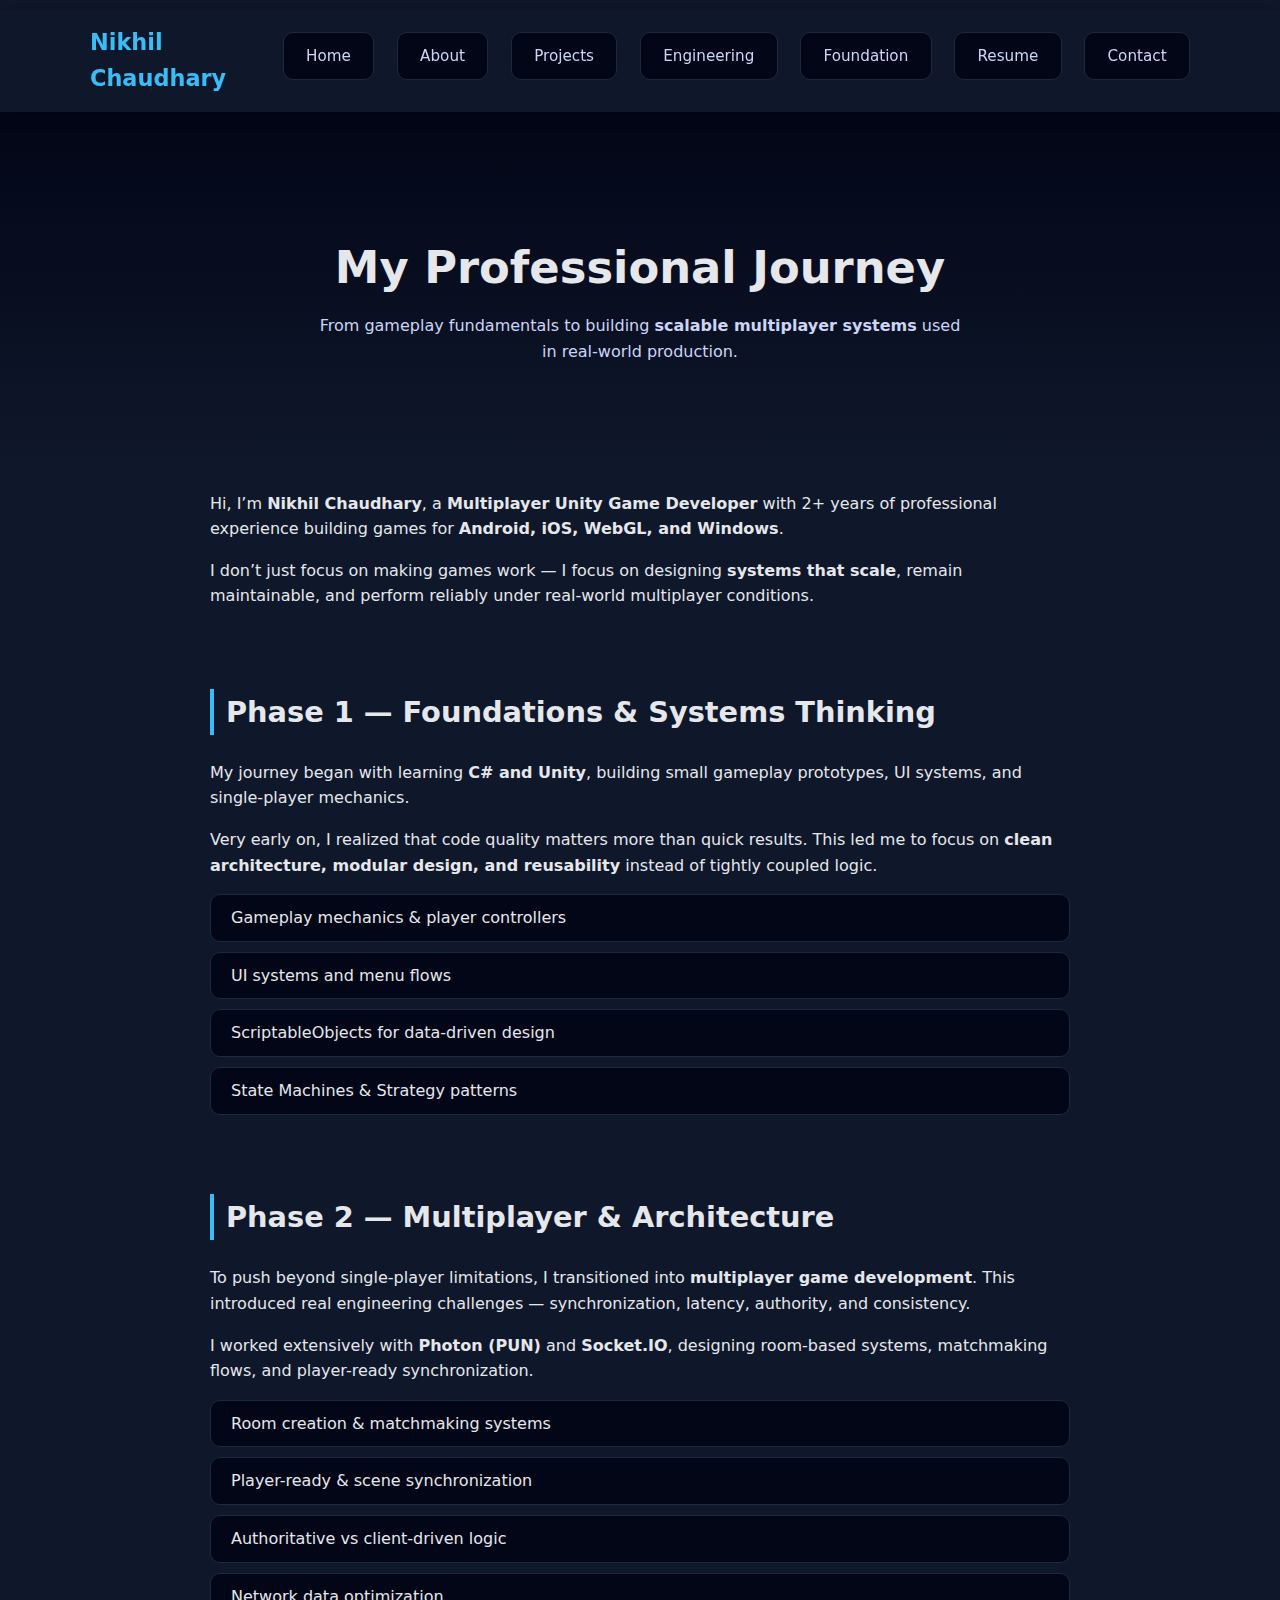
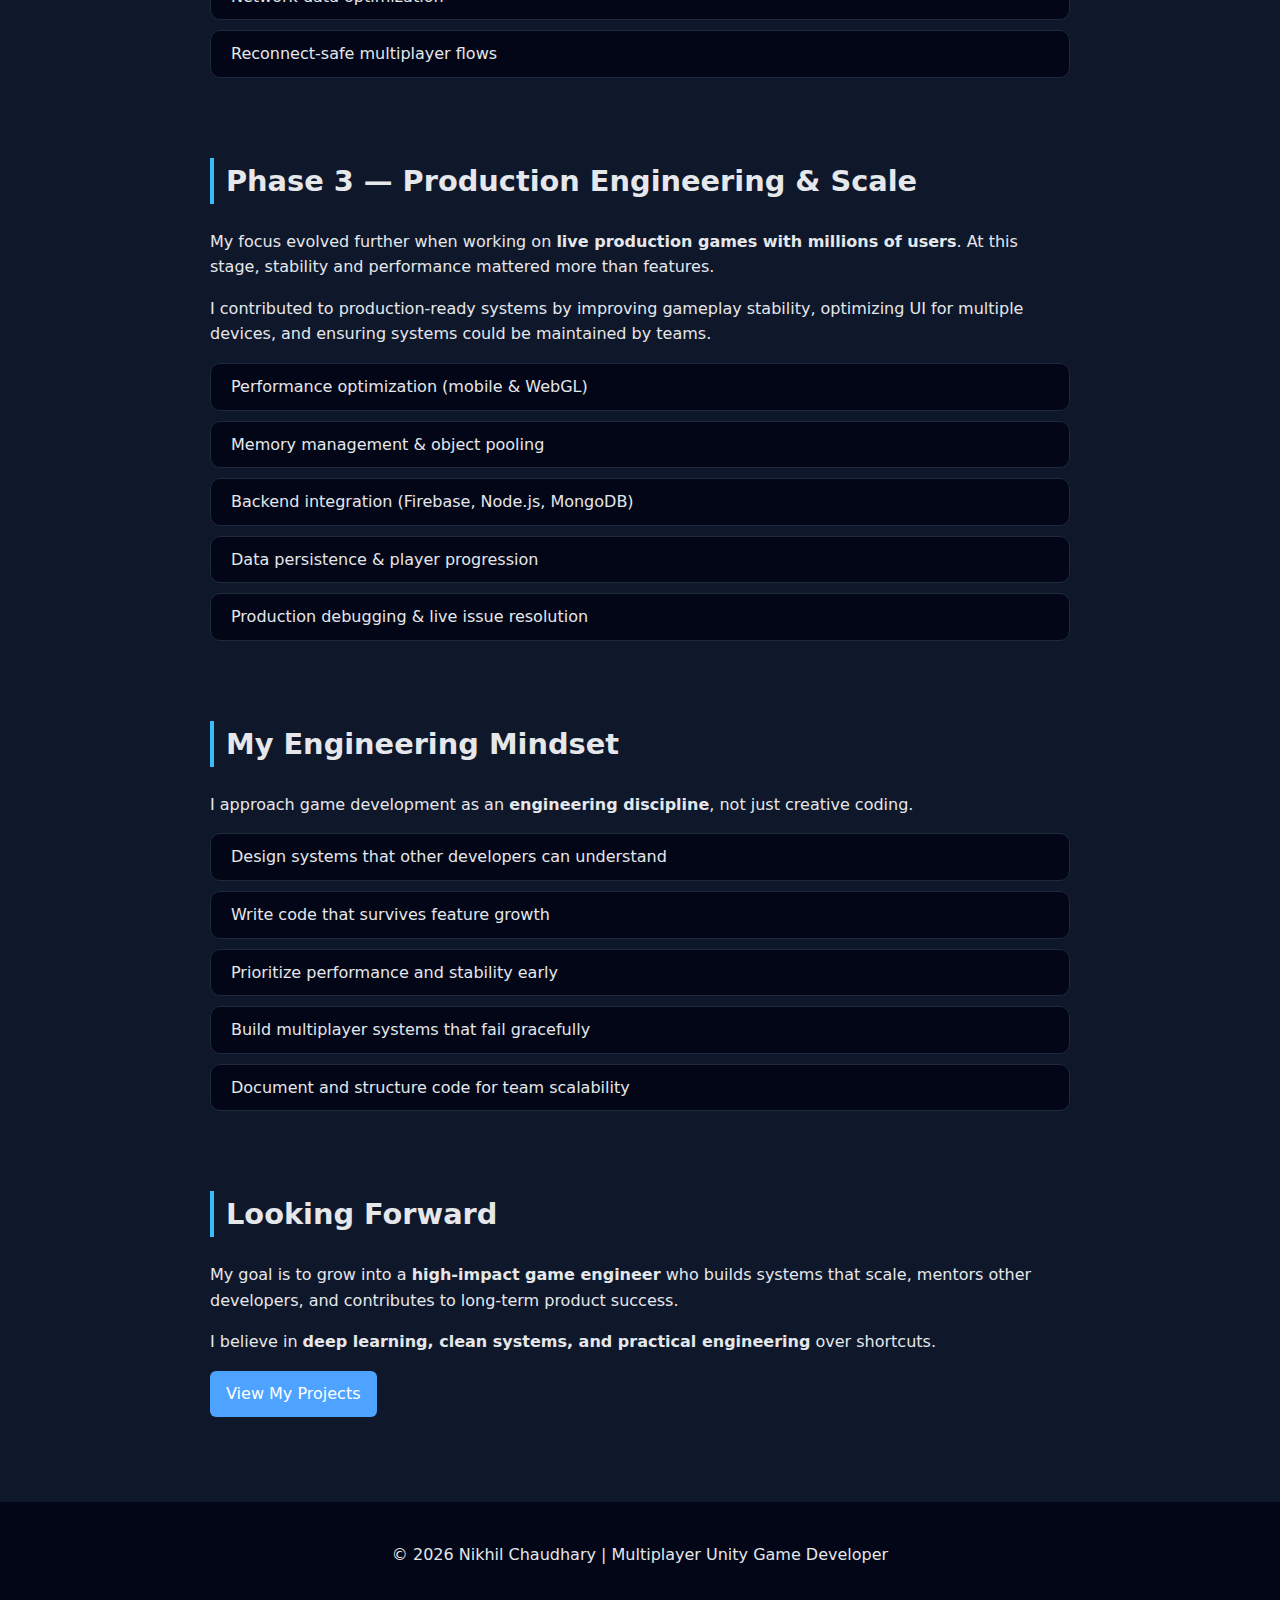
<file: about.html>
<!-- ================= ABOUT / JOURNEY ================= -->
<!DOCTYPE html>
<html lang="en">
<head>
    <meta charset="UTF-8" />
    <meta name="viewport" content="width=device-width, initial-scale=1.0" />
    <title>Journey | Nikhil Chaudhary</title>

    <!-- SEO -->
    <meta name="description" content="Professional journey of a Multiplayer Unity Game Developer focused on scalable systems, clean architecture, and production engineering." />
    <meta name="author" content="Nikhil Chaudhary" />

    <!-- CSS -->
    <link rel="stylesheet" href="css/style.css" />
</head>

<body>

<!-- ================= NAVBAR ================= -->
<nav class="navbar" role="navigation" aria-label="Main navigation">
    <div class="nav-container">

        <div class="nav-logo">
            <a href="index.html"><span>Nikhil Chaudhary</span></a>
        </div>

        <ul class="nav-links" id="navLinks">
            <li><a href="index.html">Home</a></li>
            <li><a href="about.html" class="active">About</a></li>
            <li><a href="projects.html">Projects</a></li>
            <li><a href="engineering.html">Engineering</a></li>
            <li><a href="case-study/foundation-projects.html">Foundation</a></li>
            <li><a href="resume.html">Resume</a></li>
            <li><a href="contact.html" class="nav-cta">Contact</a></li>
        </ul>

        <button class="nav-toggle" id="navToggle" aria-label="Toggle menu">
            ☰
        </button>
    </div>
</nav>

<!-- ================= PAGE HEADER ================= -->
<header class="hero">
    <div class="container">
        <h1>My Professional Journey</h1>
        <p class="hero-description">
            From gameplay fundamentals to building
            <strong>scalable multiplayer systems</strong>
            used in real-world production.
        </p>
    </div>
</header>

<!-- ================= INTRO ================= -->
<section>
    <p>
        Hi, I’m <strong>Nikhil Chaudhary</strong>, a
        <strong>Multiplayer Unity Game Developer</strong>
        with 2+ years of professional experience building games for
        <strong>Android, iOS, WebGL, and Windows</strong>.
    </p>

    <p>
        I don’t just focus on making games work —
        I focus on designing <strong>systems that scale</strong>,
        remain maintainable, and perform reliably
        under real-world multiplayer conditions.
    </p>
</section>

<!-- ================= PHASE 1 ================= -->
<section>
    <h3>Phase 1 — Foundations & Systems Thinking</h3>

    <p>
        My journey began with learning <strong>C# and Unity</strong>,
        building small gameplay prototypes, UI systems,
        and single-player mechanics.
    </p>

    <p>
        Very early on, I realized that code quality matters more than
        quick results. This led me to focus on
        <strong>clean architecture, modular design, and reusability</strong>
        instead of tightly coupled logic.
    </p>

    <ul>
        <li>Gameplay mechanics & player controllers</li>
        <li>UI systems and menu flows</li>
        <li>ScriptableObjects for data-driven design</li>
        <li>State Machines & Strategy patterns</li>
    </ul>
</section>

<!-- ================= PHASE 2 ================= -->
<section>
    <h3>Phase 2 — Multiplayer & Architecture</h3>

    <p>
        To push beyond single-player limitations,
        I transitioned into <strong>multiplayer game development</strong>.
        This introduced real engineering challenges —
        synchronization, latency, authority, and consistency.
    </p>

    <p>
        I worked extensively with <strong>Photon (PUN)</strong> and
        <strong>Socket.IO</strong>, designing room-based systems,
        matchmaking flows, and player-ready synchronization.
    </p>

    <ul>
        <li>Room creation & matchmaking systems</li>
        <li>Player-ready & scene synchronization</li>
        <li>Authoritative vs client-driven logic</li>
        <li>Network data optimization</li>
        <li>Reconnect-safe multiplayer flows</li>
    </ul>
</section>

<!-- ================= PHASE 3 ================= -->
<section>
    <h3>Phase 3 — Production Engineering & Scale</h3>

    <p>
        My focus evolved further when working on
        <strong>live production games with millions of users</strong>.
        At this stage, stability and performance
        mattered more than features.
    </p>

    <p>
        I contributed to production-ready systems by improving
        gameplay stability, optimizing UI for multiple devices,
        and ensuring systems could be maintained by teams.
    </p>

    <ul>
        <li>Performance optimization (mobile & WebGL)</li>
        <li>Memory management & object pooling</li>
        <li>Backend integration (Firebase, Node.js, MongoDB)</li>
        <li>Data persistence & player progression</li>
        <li>Production debugging & live issue resolution</li>
    </ul>
</section>

<!-- ================= ENGINEERING PHILOSOPHY ================= -->
<section>
    <h3>My Engineering Mindset</h3>

    <p>
        I approach game development as an
        <strong>engineering discipline</strong>, not just creative coding.
    </p>

    <ul>
        <li>Design systems that other developers can understand</li>
        <li>Write code that survives feature growth</li>
        <li>Prioritize performance and stability early</li>
        <li>Build multiplayer systems that fail gracefully</li>
        <li>Document and structure code for team scalability</li>
    </ul>
</section>

<!-- ================= GOAL ================= -->
<section>
    <h3>Looking Forward</h3>

    <p>
        My goal is to grow into a
        <strong>high-impact game engineer</strong>
        who builds systems that scale,
        mentors other developers,
        and contributes to long-term product success.
    </p>

    <p>
        I believe in <strong>deep learning, clean systems,
        and practical engineering</strong> over shortcuts.
    </p>

    <a href="projects.html" class="btn primary">View My Projects</a>
</section>

<!-- ================= FOOTER ================= -->
<footer>
    © 2026 Nikhil Chaudhary | Multiplayer Unity Game Developer
</footer>

<!-- JS -->
<script src="js/main.js"></script>
</body>
</html>
</file>
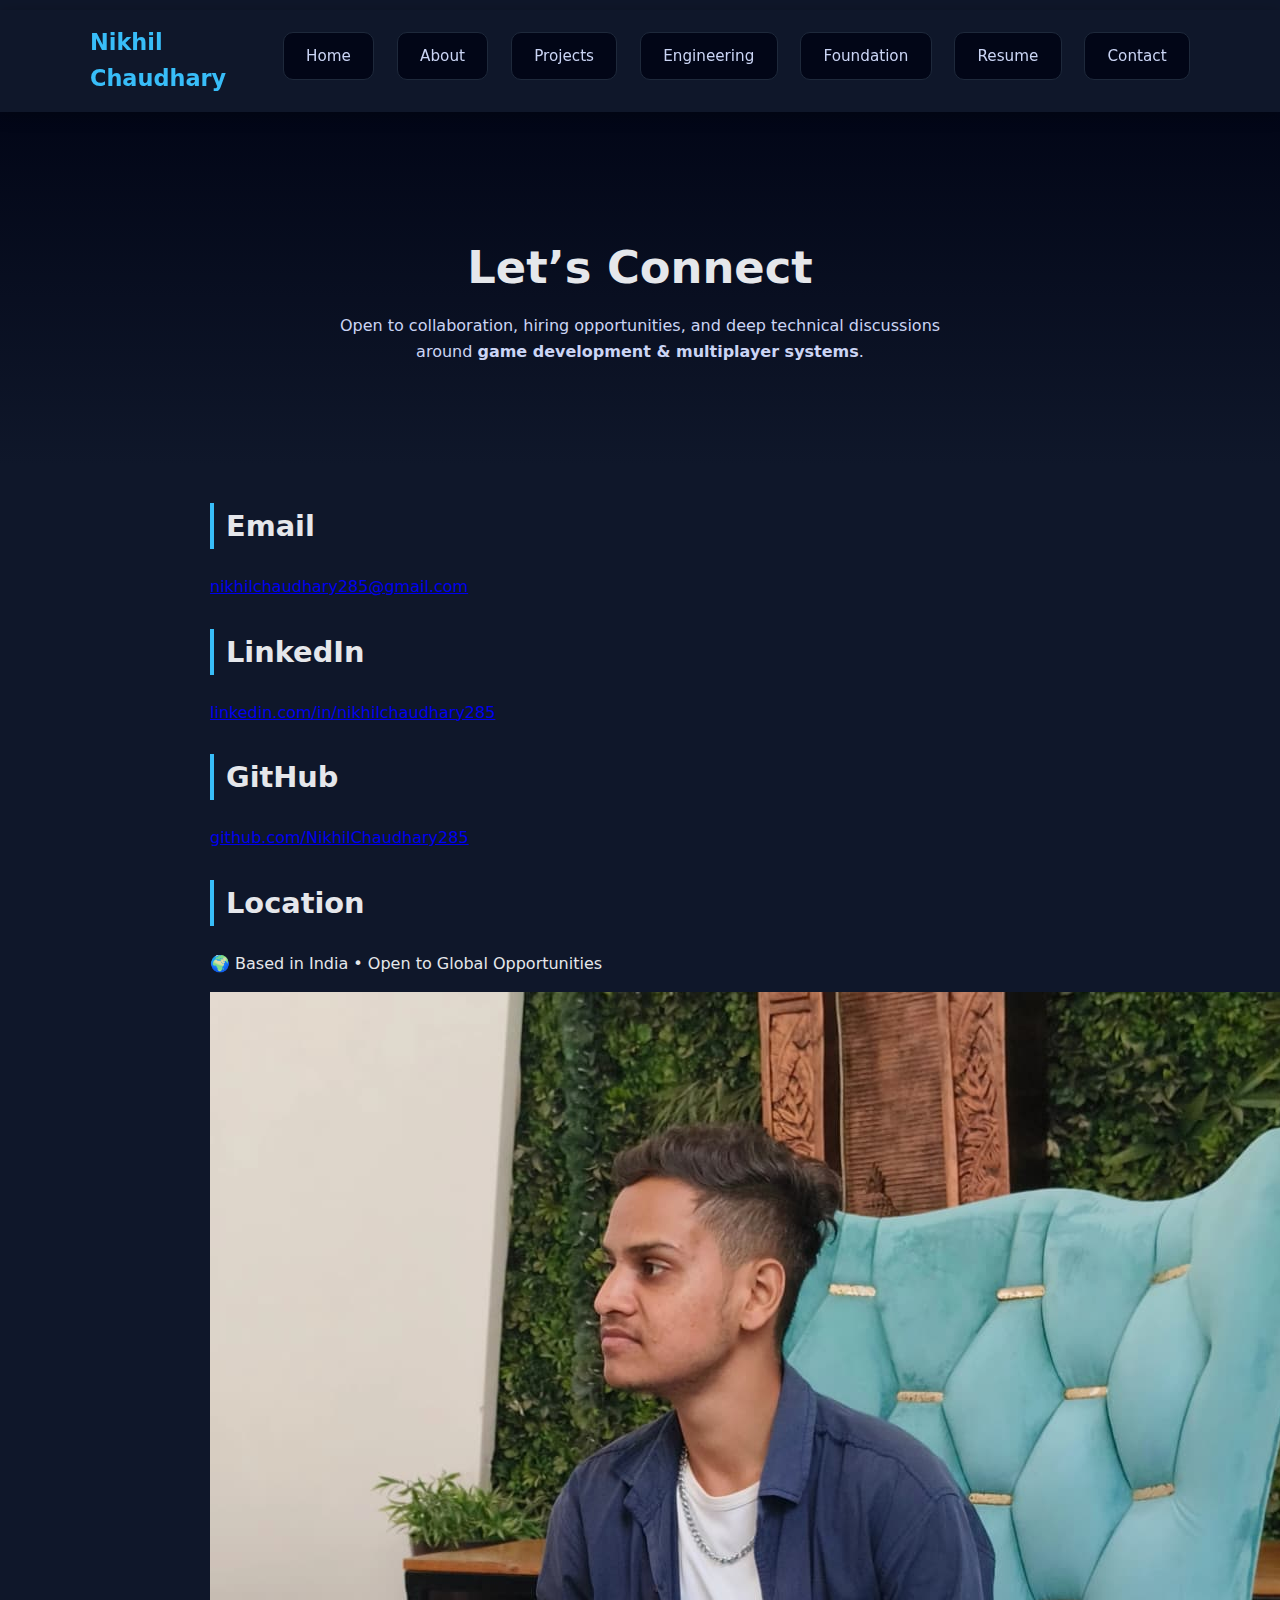
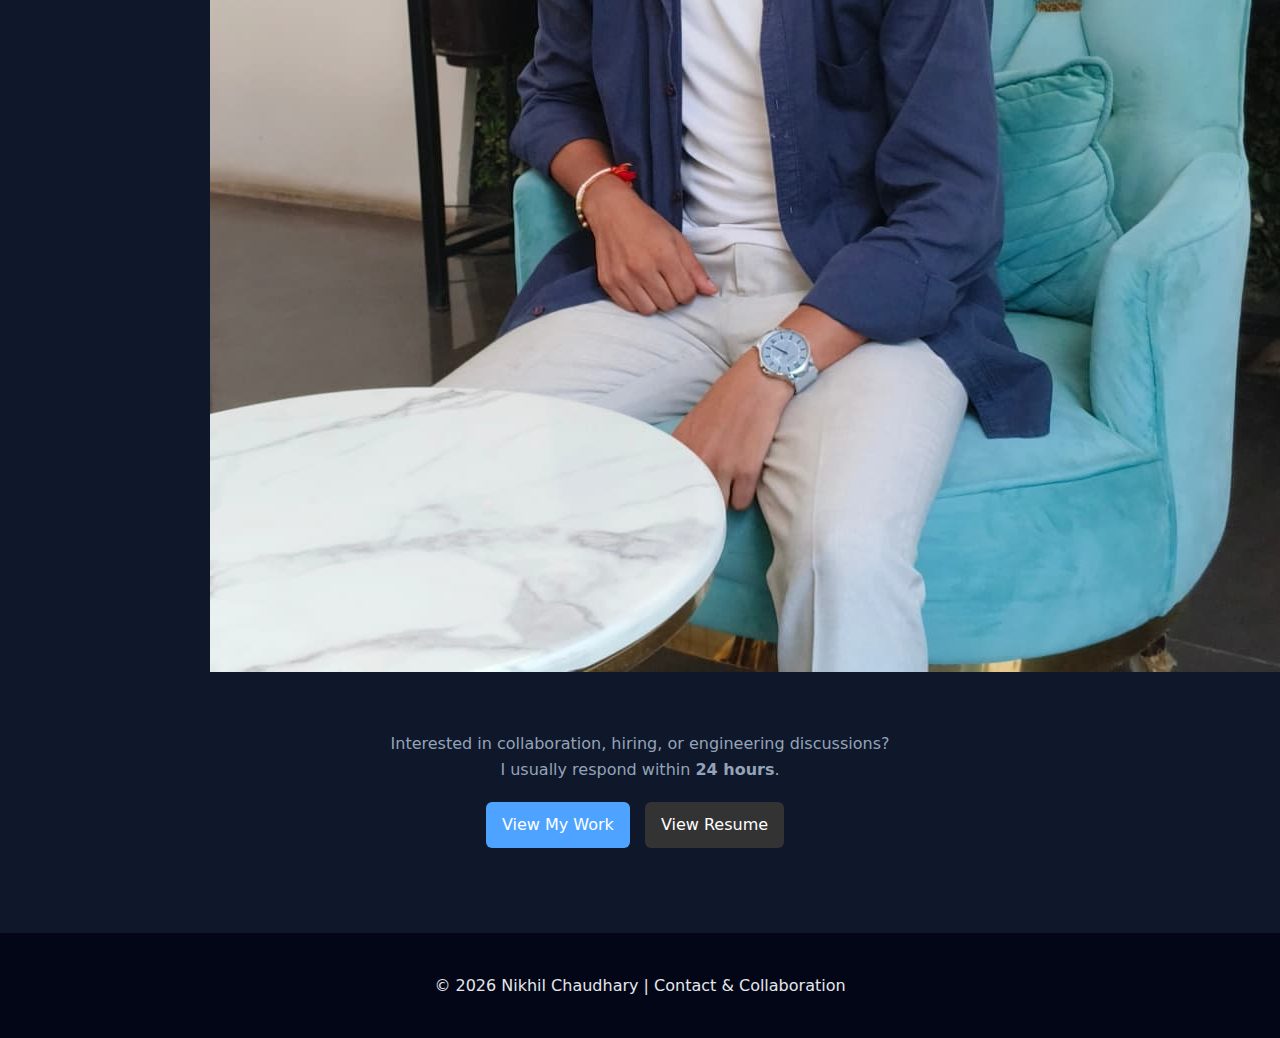
<file: contact.html>
<!-- ================= CONTACT ================= -->
<!DOCTYPE html>
<html lang="en">
<head>
    <meta charset="UTF-8" />
    <meta name="viewport" content="width=device-width, initial-scale=1.0" />
    <title>Contact | Nikhil Chaudhary</title>

    <!-- SEO -->
    <meta name="description" content="Contact Nikhil Chaudhary – Multiplayer Unity Game Developer. Open to collaboration, hiring, and technical discussions." />
    <meta name="author" content="Nikhil Chaudhary" />

    <!-- CSS -->
    <link rel="stylesheet" href="css/style.css" />
</head>

<body>

<!-- ================= NAVBAR ================= -->
<nav class="navbar" role="navigation" aria-label="Main navigation">
    <div class="nav-container">

        <div class="nav-logo">
            <a href="index.html"><span>Nikhil Chaudhary</span></a>
        </div>

        <ul class="nav-links" id="navLinks">
            <li><a href="index.html">Home</a></li>
            <li><a href="about.html">About</a></li>
            <li><a href="projects.html">Projects</a></li>
            <li><a href="engineering.html">Engineering</a></li>
            <li><a href="case-study/foundation-projects.html">Foundation</a></li>
            <li><a href="resume.html">Resume</a></li>
            <li><a href="contact.html" class="nav-cta active">Contact</a></li>
        </ul>

        <button class="nav-toggle" id="navToggle" aria-label="Toggle menu">
            ☰
        </button>
    </div>
</nav>

<!-- ================= HEADER ================= -->
<header class="hero">
    <div class="container">
        <h1>Let’s Connect</h1>
        <p class="hero-description">
            Open to collaboration, hiring opportunities,
            and deep technical discussions around
            <strong>game development & multiplayer systems</strong>.
        </p>
    </div>
</header>

<!-- ================= CONTACT CONTENT ================= -->
<section>
  <div class="contact-wrapper">
        <div class="contact-card">        
            <!-- LEFT: Contact Info -->
            <div class="contact-item">
                <h3>Email</h3>
                <p>
                    <a href="mailto:nikhilchaudhary285@gmail.com">
                        nikhilchaudhary285@gmail.com
                    </a>
                </p>
            </div>

            <div class="contact-item">
                <h3>LinkedIn</h3>
                <p>
                    <a href="https://www.linkedin.com/in/nikhilchaudhary285" target="_blank">
                        linkedin.com/in/nikhilchaudhary285
                    </a>
                </p>
            </div>

            <div class="contact-item">
                <h3>GitHub</h3>
                <p>
                    <a href="https://github.com/NikhilChaudhary285" target="_blank">
                        github.com/NikhilChaudhary285
                    </a>
                </p>
            </div>

            <div class="contact-item">
                <h3>Location</h3>
                <p>🌍 Based in India • Open to Global Opportunities</p>
            </div>
        </div>

        <!-- RIGHT: Profile Image -->
        <div class="contact-profile">
            <img src="assets/images/profile/profile.jpeg" alt="Nikhil Chaudhary Profile Photo">
        </div>
    </div>
</section>

</section>

<!-- ================= CTA ================= -->
<section>
    <p style="text-align:center; color:#94a3b8;">
        Interested in collaboration, hiring,
        or engineering discussions?
        <br />
        I usually respond within <strong>24 hours</strong>.
    </p>

    <div style="text-align:center; margin-top:20px;">
        <a href="projects.html" class="btn primary">View My Work</a>
        <a href="resume.html" class="btn secondary">View Resume</a>
    </div>
</section>

<!-- ================= FOOTER ================= -->
<footer>
    © 2026 Nikhil Chaudhary | Contact & Collaboration
</footer>

<!-- JS -->
<script src="js/main.js"></script>
</body>
</html>
</file>
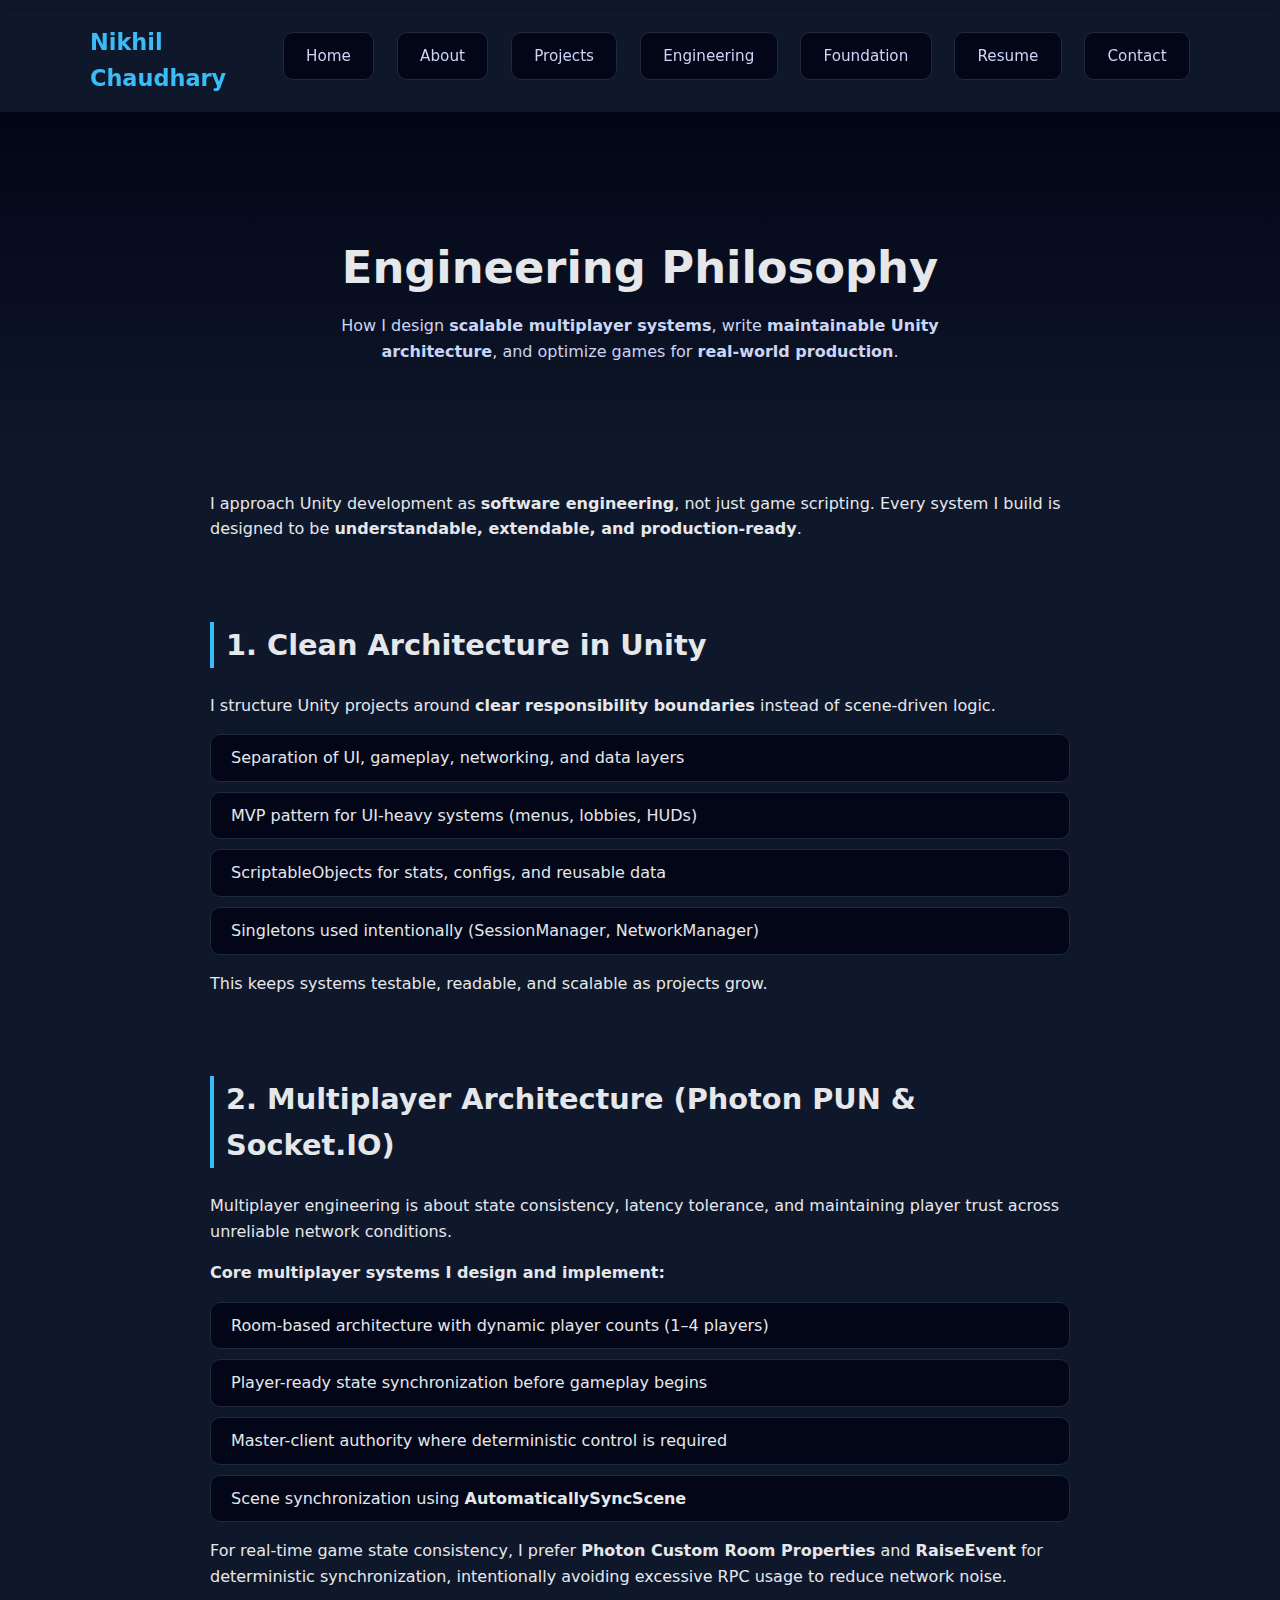
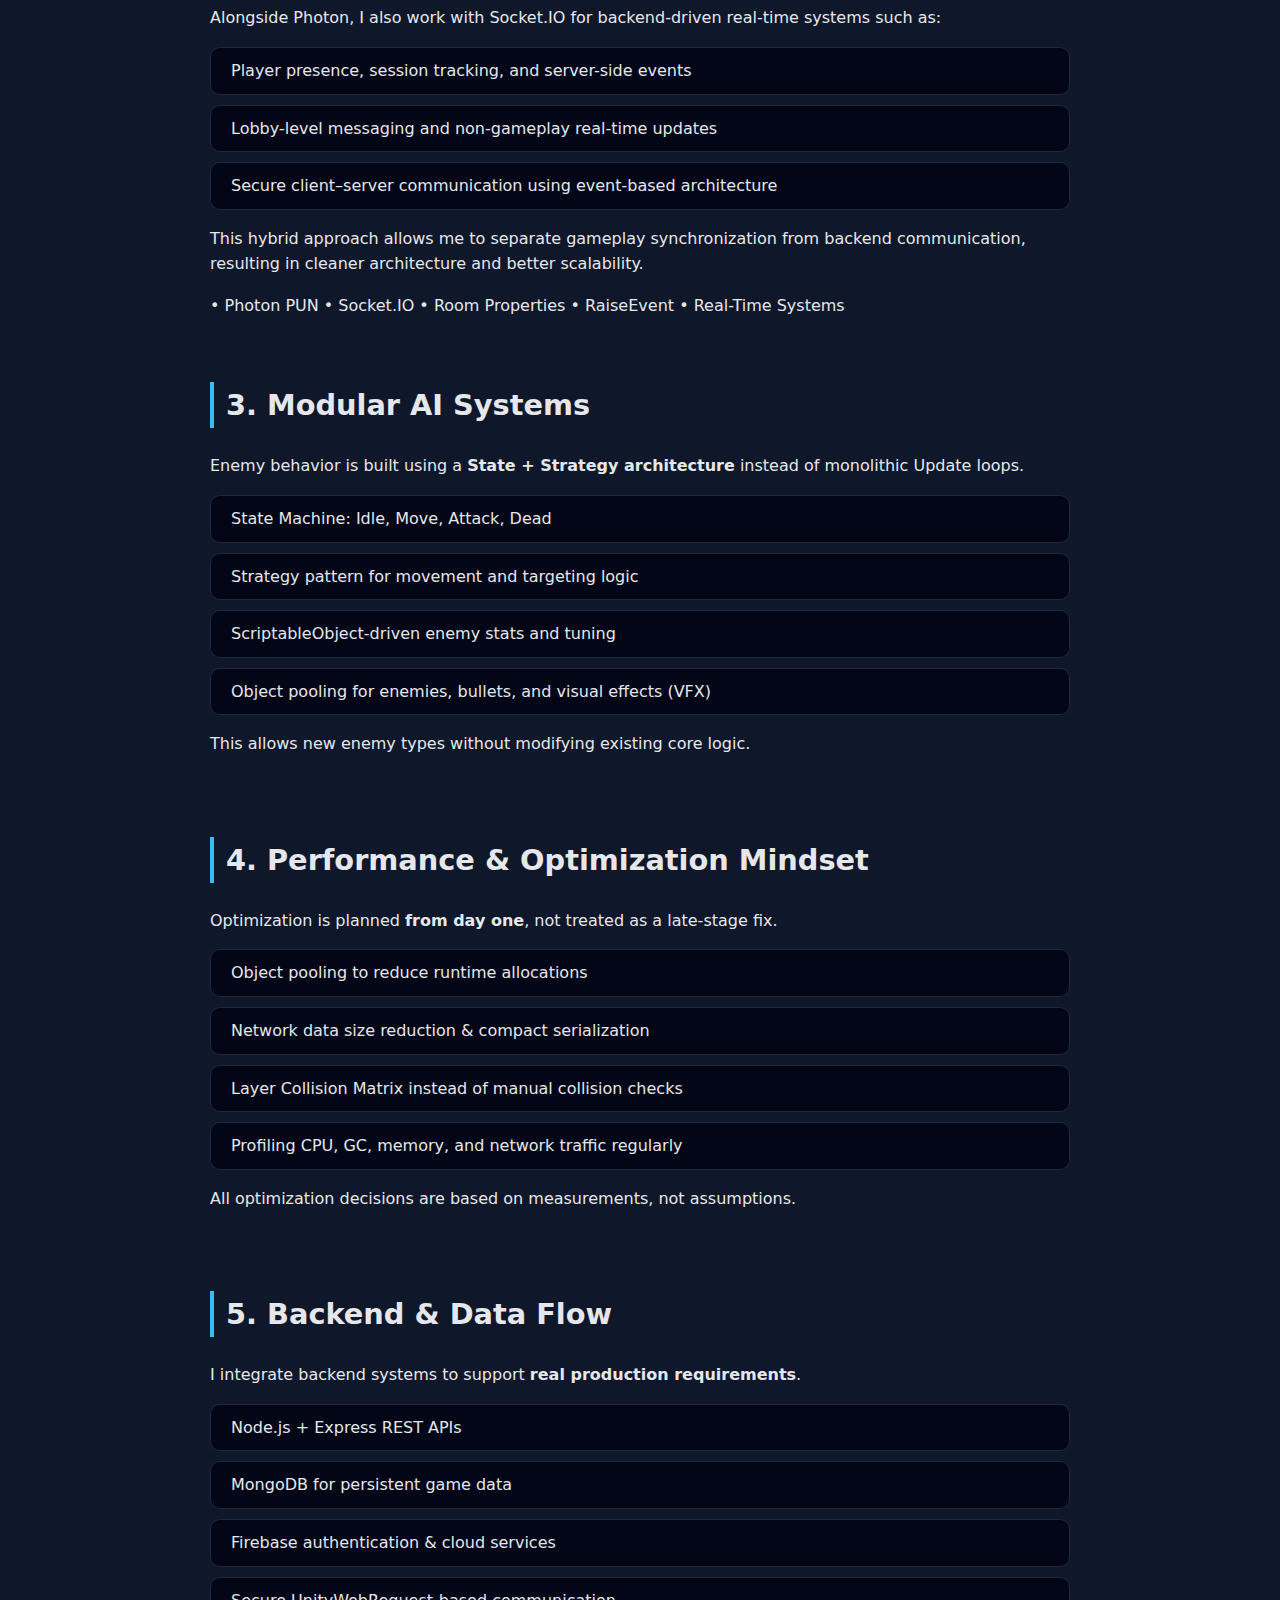
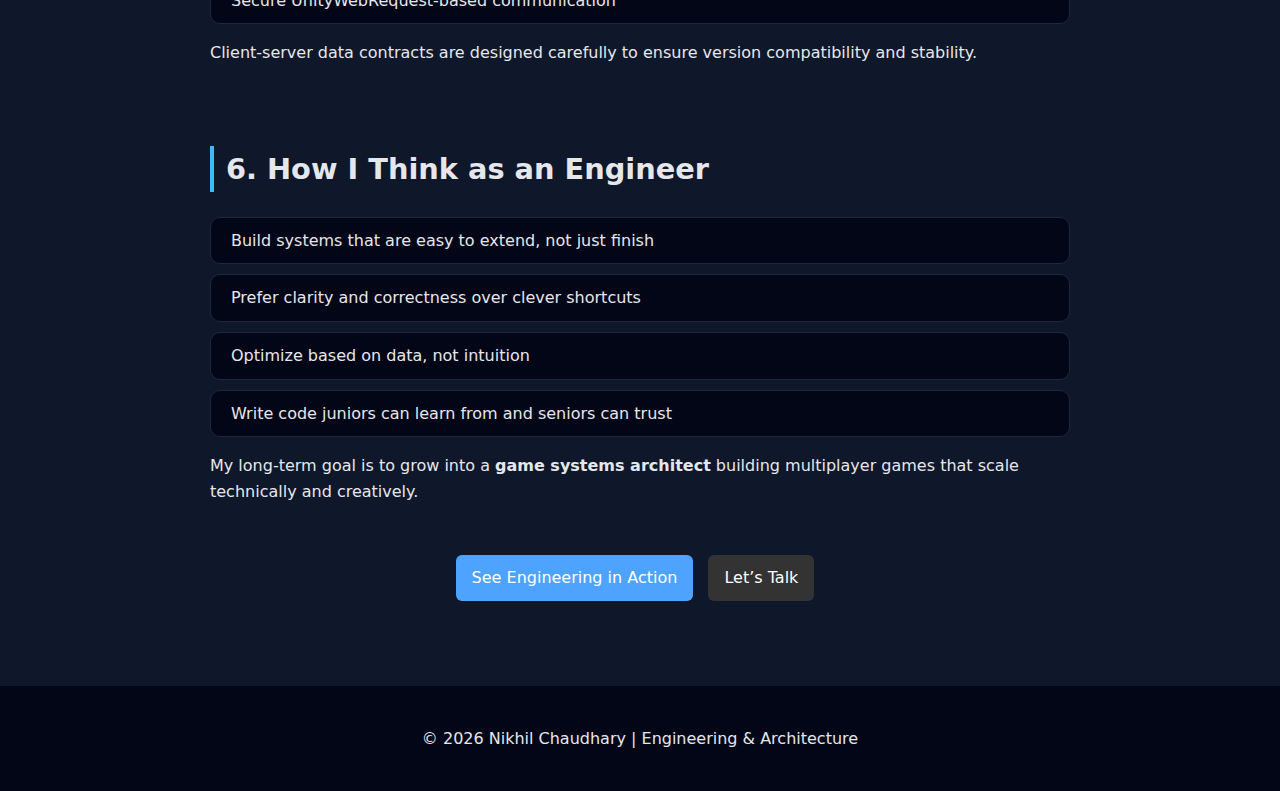
<file: engineering.html>
<!-- ================= ENGINEERING ================= -->
<!DOCTYPE html>
<html lang="en">
<head>
    <meta charset="UTF-8" />
    <meta name="viewport" content="width=device-width, initial-scale=1.0" />
    <title>Engineering | Nikhil Chaudhary</title>

    <!-- SEO -->
    <meta name="description" content="Engineering philosophy, multiplayer architecture, optimization mindset, and system design by Unity Multiplayer Game Developer Nikhil Chaudhary." />
    <meta name="author" content="Nikhil Chaudhary" />

    <!-- CSS -->
    <link rel="stylesheet" href="css/style.css" />
</head>

<body>

<!-- ================= NAVBAR ================= -->
<nav class="navbar" role="navigation" aria-label="Main navigation">
    <div class="nav-container">

        <div class="nav-logo">
            <a href="index.html"><span>Nikhil Chaudhary</span></a>
        </div>

        <ul class="nav-links" id="navLinks">
            <li><a href="index.html">Home</a></li>
            <li><a href="about.html">About</a></li>
            <li><a href="projects.html">Projects</a></li>
            <li><a href="engineering.html" class="nav-cta active">Engineering</a></li>
            <li><a href="case-study/foundation-projects.html">Foundation</a></li>
            <li><a href="resume.html">Resume</a></li>
            <li><a href="contact.html">Contact</a></li>
        </ul>

        <button class="nav-toggle" id="navToggle" aria-label="Toggle menu">
            ☰
        </button>
    </div>
</nav>

<!-- ================= HEADER ================= -->
<header class="hero">
    <div class="container">
        <h1>Engineering Philosophy</h1>
        <p class="hero-description">
            How I design <strong>scalable multiplayer systems</strong>,
            write <strong>maintainable Unity architecture</strong>,
            and optimize games for <strong>real-world production</strong>.
        </p>
    </div>
</header>

<!-- ================= INTRO ================= -->
<section>
    <p>
        I approach Unity development as <strong>software engineering</strong>,
        not just game scripting.
        Every system I build is designed to be
        <strong>understandable, extendable, and production-ready</strong>.
    </p>
</section>

<!-- ================= ARCHITECTURE ================= -->
<section>
    <h3>1. Clean Architecture in Unity</h3>
    <p>
        I structure Unity projects around <strong>clear responsibility boundaries</strong>
        instead of scene-driven logic.
    </p>

    <ul>
        <li>Separation of UI, gameplay, networking, and data layers</li>
        <li>MVP pattern for UI-heavy systems (menus, lobbies, HUDs)</li>
        <li>ScriptableObjects for stats, configs, and reusable data</li>
        <li>Singletons used intentionally (SessionManager, NetworkManager)</li>
    </ul>

    <p>
        This keeps systems testable, readable, and scalable as projects grow.
    </p>
</section>

<!-- ================= MULTIPLAYER ================= -->
<section>
    <h3>2. Multiplayer Architecture (Photon PUN & Socket.IO)</h3>

    <p>
        Multiplayer engineering is about <span class="highlight">state consistency</span>,
        latency tolerance, and maintaining <span class="highlight">player trust</span>
        across unreliable network conditions.
    </p>

    <p><strong>Core multiplayer systems I design and implement:</strong></p>
    <ul>
        <li>Room-based architecture with dynamic player counts (1–4 players)</li>
        <li>Player-ready state synchronization before gameplay begins</li>
        <li>Master-client authority where deterministic control is required</li>
        <li>Scene synchronization using <strong>AutomaticallySyncScene</strong></li>
    </ul>

    <p>
        For real-time game state consistency, I prefer
        <strong>Photon Custom Room Properties</strong> and
        <strong>RaiseEvent</strong> for deterministic synchronization,
        intentionally avoiding excessive RPC usage to reduce network noise.
    </p>

    <p>
        Alongside Photon, I also work with <span class="highlight">Socket.IO</span>
        for backend-driven real-time systems such as:
    </p>

    <ul>
        <li>Player presence, session tracking, and server-side events</li>
        <li>Lobby-level messaging and non-gameplay real-time updates</li>
        <li>Secure client–server communication using event-based architecture</li>
    </ul>

    <p>
        This hybrid approach allows me to separate
        <span class="highlight">gameplay synchronization</span>
        from <span class="highlight">backend communication</span>,
        resulting in cleaner architecture and better scalability.
    </p>

    <div>
        <span class="pill"> • Photon PUN • </span>
        <span class="pill">Socket.IO • </span>
        <span class="pill">Room Properties • </span>
        <span class="pill">RaiseEvent • </span>
        <span class="pill">Real-Time Systems</span>
    </div>
</section>


<!-- ================= AI ================= -->
<section>
    <h3>3. Modular AI Systems</h3>
    <p>
        Enemy behavior is built using a <strong>State + Strategy architecture</strong>
        instead of monolithic Update loops.
    </p>

    <ul>
        <li>State Machine: Idle, Move, Attack, Dead</li>
        <li>Strategy pattern for movement and targeting logic</li>
        <li>ScriptableObject-driven enemy stats and tuning</li>
        <li>Object pooling for enemies, bullets, and visual effects (VFX)</li>
    </ul>

    <p>
        This allows new enemy types without modifying existing core logic.
    </p>
</section>

<!-- ================= OPTIMIZATION ================= -->
<section>
    <h3>4. Performance & Optimization Mindset</h3>
    <p>
        Optimization is planned <strong>from day one</strong>,
        not treated as a late-stage fix.
    </p>

    <ul>
        <li>Object pooling to reduce runtime allocations</li>
        <li>Network data size reduction & compact serialization</li>
        <li>Layer Collision Matrix instead of manual collision checks</li>
        <li>Profiling CPU, GC, memory, and network traffic regularly</li>
    </ul>

    <p>
        All optimization decisions are based on measurements,
        not assumptions.
    </p>
</section>

<!-- ================= BACKEND ================= -->
<section>
    <h3>5. Backend & Data Flow</h3>
    <p>
        I integrate backend systems to support
        <strong>real production requirements</strong>.
    </p>

    <ul>
        <li>Node.js + Express REST APIs</li>
        <li>MongoDB for persistent game data</li>
        <li>Firebase authentication & cloud services</li>
        <li>Secure UnityWebRequest-based communication</li>
    </ul>

    <p>
        Client-server data contracts are designed carefully
        to ensure version compatibility and stability.
    </p>
</section>

<!-- ================= THINKING ================= -->
<section>
    <h3>6. How I Think as an Engineer</h3>
    <ul>
        <li>Build systems that are easy to extend, not just finish</li>
        <li>Prefer clarity and correctness over clever shortcuts</li>
        <li>Optimize based on data, not intuition</li>
        <li>Write code juniors can learn from and seniors can trust</li>
    </ul>

    <p>
        My long-term goal is to grow into a
        <strong>game systems architect</strong>
        building multiplayer games that scale technically and creatively.
    </p>
</section>

<!-- ================= CTA ================= -->
<section>
    <div style="text-align:center;">
        <a href="projects.html" class="btn primary">See Engineering in Action</a>
        <a href="contact.html" class="btn secondary">Let’s Talk</a>
    </div>
</section>

<!-- ================= FOOTER ================= -->
<footer>
    © 2026 Nikhil Chaudhary | Engineering & Architecture
</footer>

<!-- JS -->
<script src="js/main.js"></script>
</body>
</html>
</file>
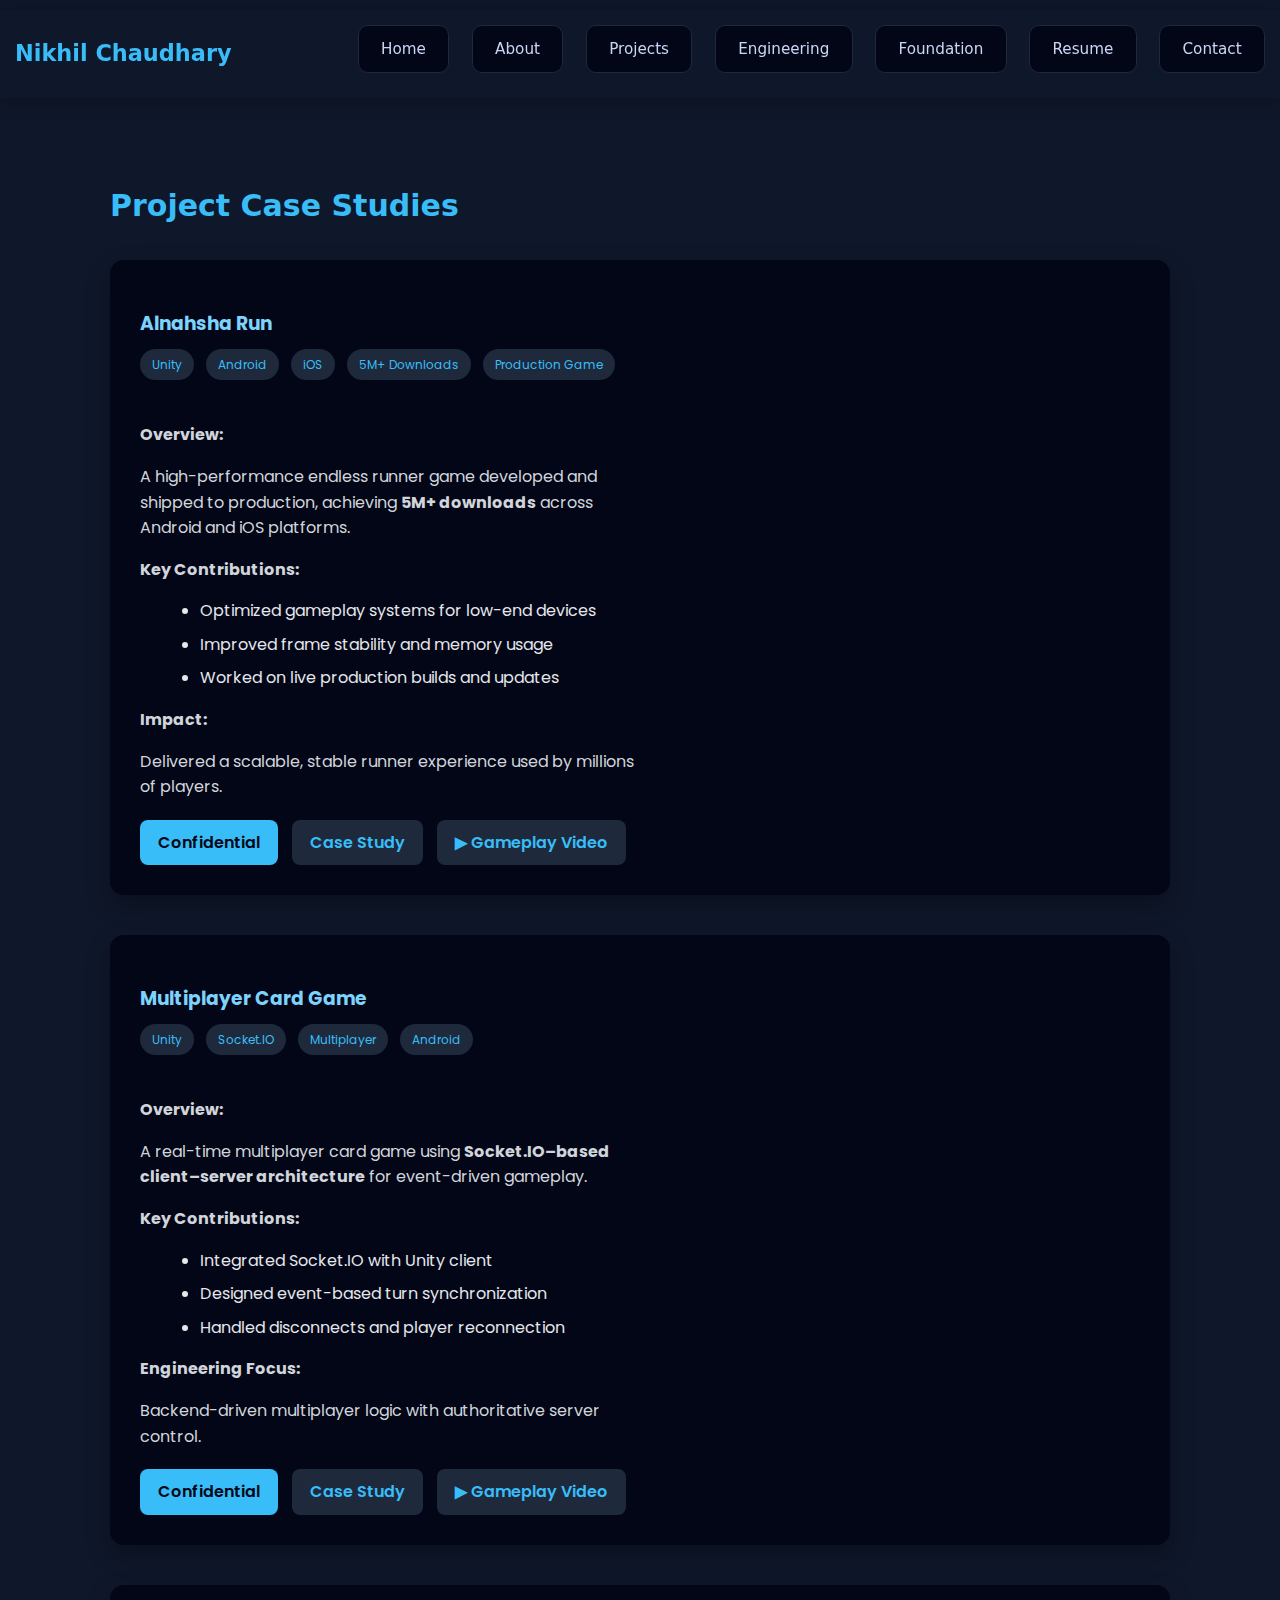
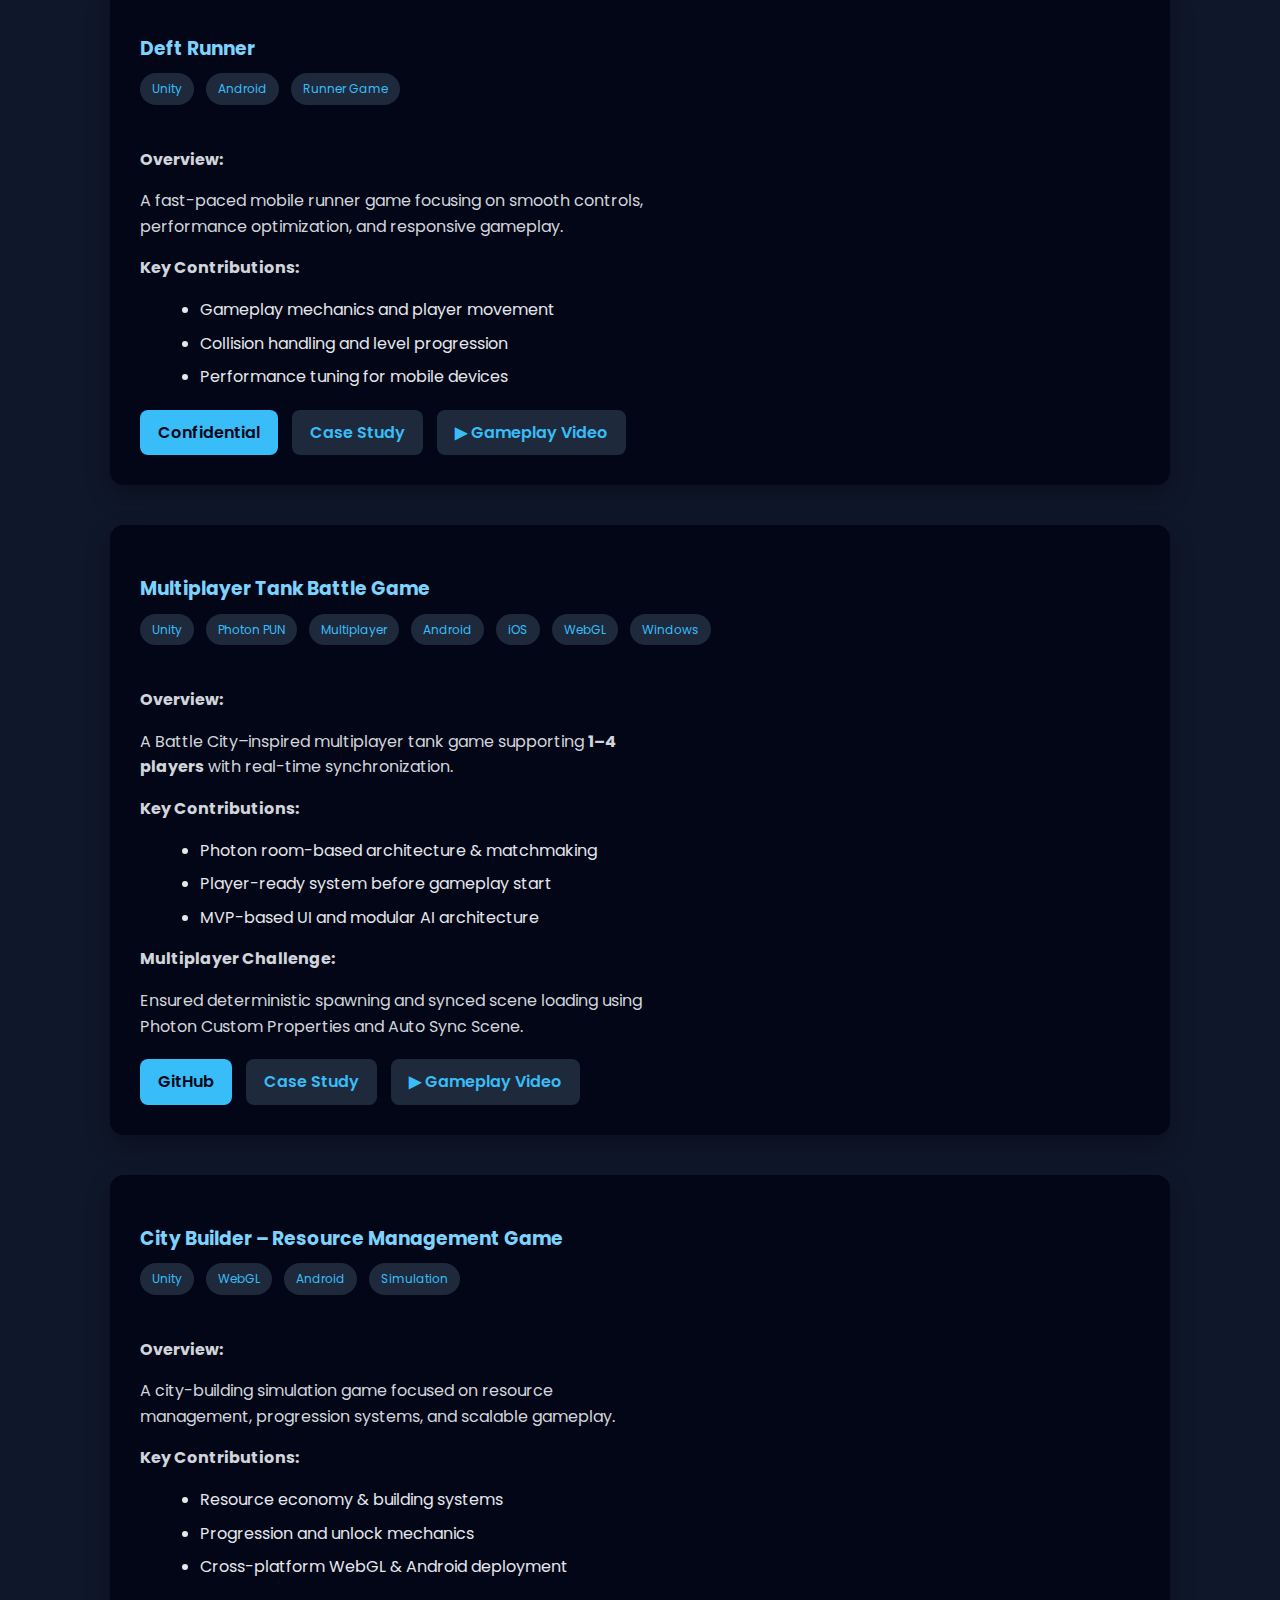
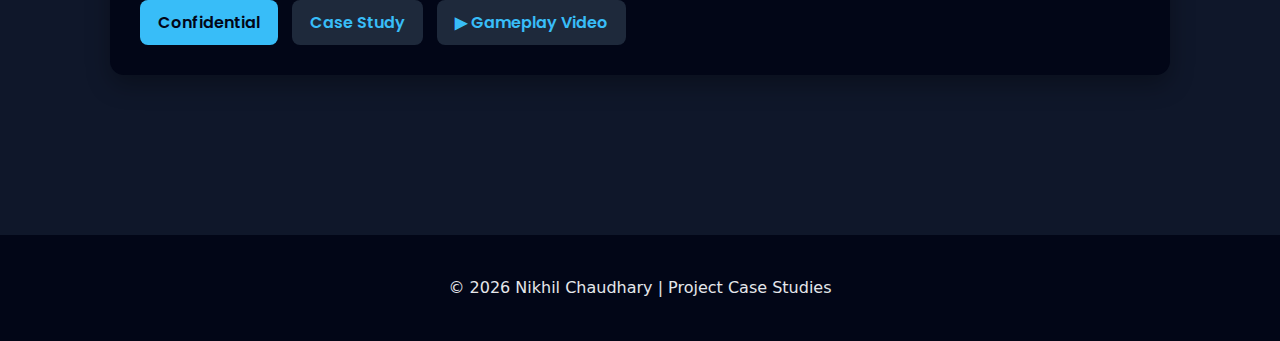
<file: projects.html>
<!-- # Project Grid (All projects) -->
<!DOCTYPE html>
<html lang="en">
<head>
    <meta charset="UTF-8" />
    <meta name="viewport" content="width=device-width, initial-scale=1.0"/>
    <title>Projects | Nikhil Chaudhary</title>

    <link href="https://fonts.googleapis.com/css2?family=Poppins:wght@300;400;600;700&display=swap" rel="stylesheet">

    <style>
        /* ---------- GLOBAL ---------- */
        * {
        box-sizing: border-box;
        }

        body {
        margin: 0;
        font-family: "Segoe UI", system-ui, -apple-system, sans-serif;
        background: #0f172a;
        color: #e5e7eb;
        line-height: 1.6;
        }

        /* ================= NAVBAR ================= */
        .navbar {
        position: sticky;
        top: 0;
        width: 100%;
        background: #0f172a;
        z-index: 1000;
        box-shadow: 0 3px 16px rgba(0, 0, 0, 0.25);
        }

        .nav-container {
        max-width: 1300px;
        margin: auto;
        display: flex;
        align-items: center;
        justify-content: space-between;
        margin-top: 10px;
        padding: 15px 15px; /* UPDATED: slightly slimmer */
        }
        
        .nav-logo a {
        font-size: 1.4rem; /* UPDATED: balanced logo size */
        font-weight: 700;
        color: #ffffff;
        text-decoration: none;
        }

        .nav-logo span {
        color: #38bdf8;
        }

        /* ---------- NAV LINKS ---------- */
        .nav-links {
        display: flex;
        list-style: none;
        gap: 1.4rem; /* UPDATED */
        padding: 0;
        margin: 0;
        }

        .nav-links a {
        color: #cbd5f5;
        text-decoration: none;
        font-weight: 500;
        font-size: 0.95rem; /* UPDATED: cross-platform readable */
        padding: 0.25rem 0.15rem;
        transition: color 0.2s ease;
        }

        .nav-links a:hover {
        color: #38bdf8;
        }

        /* ---------- LIST ---------- */
        .nav-links ul {
        list-style: none;
        padding: 0;
        }

        .nav-links li {
        background: #020617;
        padding: 10px 20px;
        margin-bottom: 10px;
        border-radius: 10px;
        border: 1px solid #1e293b;
        }
        
        /* ---------- TOGGLE ---------- */
        .nav-toggle {
        display: none;
        font-size: 1.5rem;
        color: #ffffff;
        cursor: pointer;
        background: none;
        border: none;
        }

        /* ---------- HERO ---------- */
        .hero {
        text-align: center;
        padding: 90px 20px 70px;
        background: linear-gradient(180deg, #020617, #0f172a);
        }

        .hero h1 {
        font-size: 2.8rem;
        margin-bottom: 10px;
        }

        .hero h2 {
        font-size: 1.35rem;
        font-weight: 500;
        color: #38bdf8;
        margin-bottom: 20px;
        }

        .hero p {
        max-width: 650px;
        margin: 0 auto 30px;
        color: #cbd5f5;
        }

        /* ---------- HEADER ---------- */
        header {
            padding: 20px 60px;
            background: #020617;
            display: flex;
            justify-content: space-between;
            align-items: center;
        }

        header h1 {
            color: #38bdf8;
            font-size: 22px;
        }

        .container {
            max-width: 1100px;
            margin: auto;
            padding: 60px 20px;
        }

        h2 {
            color: #38bdf8;
            font-size: 30px;
            margin-bottom: 30px;
        }
        
        /* ---------- PROJECTS & TAGS ---------- */
        .project {
            background: #020617;
            font-family: 'Poppins', sans-serif;
            border-radius: 14px;
            padding: 30px;
            margin-bottom: 40px;
            box-shadow: 0 10px 25px rgba(0,0,0,0.3);
        }

        .project h3 {
            color: #7dd3fc;
            margin-bottom: 10px;
        }

        .tags {
            margin-bottom: 15px;
        }

        .tag {
            display: inline-block;
            background: #1e293b;
            color: #38bdf8;
            padding: 6px 12px;
            border-radius: 20px;
            font-size: 12px;
            margin-right: 8px;
            margin-bottom: 6px;
        }

        .project-content {
            display: grid;
            grid-template-columns: 1.1fr 1fr;
            gap: 30px;
            margin-top: 20px;
        }

        .project p {
            color: #d1d5db;
            margin-bottom: 10px;
        }

        .project ul {
            margin-left: 20px;
        }

        .project ul li {
            margin-bottom: 8px;
        }

        @media (max-width: 900px) {
            .project-content {
                grid-template-columns: 1fr;
            }
        }

        iframe {
            width: 100%;
            height: 250px;
            border-radius: 12px;
            border: none;
        }

        .buttons {
            margin-top: 20px;
        }

        .btn {
            display: inline-block;
            background: #38bdf8;
            color: #020617;
            padding: 10px 18px;
            border-radius: 8px;
            font-weight: 600;
            text-decoration: none;
            margin-right: 10px;
        }

        .btn.secondary {
            background: #1e293b;
            color: #38bdf8;
        }

        /* ================= MOBILE NAV ================= */
        @media (max-width: 1200px) {
        .nav-links {
            position: absolute;
            top: 56px; /* UPDATED: matches reduced navbar */
            right: 12px;
            background: #020617;
            flex-direction: column;
            width: 210px;
            padding: 0.8rem;
            display: none;
            border-radius: 8px;
            box-shadow: 0 12px 30px rgba(0, 0, 0, 0.4);
        }

        .nav-links.active {
            display: flex;
        }

        .nav-links a {
            padding: 0.55rem 0.4rem;
            font-size: 0.95rem;
        }

        .nav-toggle {
            display: block;
        }

        .hero h1 {
            font-size: 2.2rem;
        }

        .hero h2 {
            font-size: 1.1rem;
        }
        }

        /* ---------- SCROLL SHADOW ---------- */
        .navbar.scroll-shadow {
        box-shadow: 0 8px 20px rgba(0, 0, 0, 0.4);
        transition: box-shadow 0.3s ease;
        }

        /* ---------- FOOTER ---------- */
        footer {
        text-align: center;
        padding: 40px 20px;
        background: #020617;
        margin-top: 60px;
        }

        footer a {
        color: #38bdf8;
        text-decoration: none;
        }

        footer a:hover {
        text-decoration: underline;
        }
    </style>
</head>

<body>

<!-- ================= NAVBAR ================= -->
<nav class="navbar" role="navigation" aria-label="Main navigation">
    <div class="nav-container">

        <div class="nav-logo">
            <a href="index.html"><span>Nikhil Chaudhary</span></a>
        </div>

        <ul class="nav-links" id="navLinks">
            <li><a href="index.html">Home</a></li>
            <li><a href="about.html">About</a></li>
            <li><a href="projects.html">Projects</a></li>
            <li><a href="engineering.html">Engineering</a></li>
            <li><a href="case-study/foundation-projects.html">Foundation</a></li>
            <li><a href="resume.html">Resume</a></li>
            <li><a href="contact.html" class="nav-cta">Contact</a></li>
        </ul>

        <button class="nav-toggle" id="navToggle" aria-label="Toggle menu">
            ☰
        </button>
    </div>
</nav>
<div class="container">

<h2>Project Case Studies</h2>

<!-- ================= PROJECT 1 ================= -->
<div class="project">
    <h3>Alnahsha Run</h3>
    <div class="tags">
        <span class="tag">Unity</span>
        <span class="tag">Android</span>
        <span class="tag">iOS</span>
        <span class="tag">5M+ Downloads</span>
        <span class="tag">Production Game</span>
    </div>

    <div class="project-content">
        <div class="content">
            <p><strong>Overview:</strong></p>
            <p>
                A high-performance endless runner game developed and shipped to production,
                achieving <strong>5M+ downloads</strong> across Android and iOS platforms.
            </p>

            <p><strong>Key Contributions:</strong></p>
            <ul>
                <li>Optimized gameplay systems for low-end devices</li>
                <li>Improved frame stability and memory usage</li>
                <li>Worked on live production builds and updates</li>
            </ul>

            <p><strong>Impact:</strong></p>
            <p>
                Delivered a scalable, stable runner experience used by millions of players.
            </p>

            <!-- ===== Buttons (Your Reference Format) ===== -->
            <div class="buttons">
                <a href="#confidential" class="btn">
                    Confidential
                </a>

                <a href="case-study/alnahsha-run.html" class="btn secondary">
                    Case Study
                </a>

                <a href="https://drive.google.com/file/d/1nCoM8EgQByPL0qwkNE9VH8T2wXpjZ-mY/view?usp=sharing"
                    class="btn secondary"
                    target="_blank">
                    ▶ Gameplay Video
                </a>
            </div>                
        </div>
        
        <!-- ===== Right Video Preview ===== -->
        <div class="video">
            <iframe src="https://drive.google.com/file/d/1nCoM8EgQByPL0qwkNE9VH8T2wXpjZ-mY/preview" allow="autoplay" loading="lazy" allowfullscreen>
            </iframe>
        </div>
    </div>
</div>

<!-- ================= PROJECT 2 ================= -->
<div class="project">
    <h3>Multiplayer Card Game</h3>
    <div class="tags">
        <span class="tag">Unity</span>
        <span class="tag">Socket.IO</span>
        <span class="tag">Multiplayer</span>
        <span class="tag">Android</span>
    </div>

    <div class="project-content">
        <div class="content">
            <p><strong>Overview:</strong></p>
            <p>
                A real-time multiplayer card game using
                <strong>Socket.IO–based client–server architecture</strong>
                for event-driven gameplay.
            </p>

            <p><strong>Key Contributions:</strong></p>
            <ul>
                <li>Integrated Socket.IO with Unity client</li>
                <li>Designed event-based turn synchronization</li>
                <li>Handled disconnects and player reconnection</li>
            </ul>

            <p><strong>Engineering Focus:</strong></p>
            <p>
                Backend-driven multiplayer logic with authoritative server control.
            </p>

            <!-- ===== Buttons (Your Reference Format) ===== -->
            <div class="buttons">
                <a href="#confidential" class="btn">
                    Confidential
                </a>

                <a href="case-study/multiplayer-card-game.html" class="btn secondary">
                    Case Study
                </a>

                <a href="https://drive.google.com/file/d/1qN2d6zHONrlRwKGGro0xoBqKicwFMzhH/view?usp=sharing"
                    class="btn secondary"
                    target="_blank">
                    ▶ Gameplay Video
                </a>
            </div>                
        </div>
        
        <!-- ===== Right Video Preview ===== -->
        <div class="video">
            <iframe src="https://drive.google.com/file/d/1qN2d6zHONrlRwKGGro0xoBqKicwFMzhH/preview" allow="autoplay" loading="lazy" allowfullscreen>
            </iframe>
        </div>
    </div>
</div>

<!-- ================= PROJECT 3 ================= -->
<div class="project">
    <h3>Deft Runner</h3>
    <div class="tags">
        <span class="tag">Unity</span>
        <span class="tag">Android</span>
        <span class="tag">Runner Game</span>
    </div>

    <div class="project-content">
        <div class="content">
            <p><strong>Overview:</strong></p>
            <p>
                A fast-paced mobile runner game focusing on smooth controls,
                performance optimization, and responsive gameplay.
            </p>

            <p><strong>Key Contributions:</strong></p>
            <ul>
                <li>Gameplay mechanics and player movement</li>
                <li>Collision handling and level progression</li>
                <li>Performance tuning for mobile devices</li>
            </ul>

            <!-- ===== Buttons (Your Reference Format) ===== -->
            <div class="buttons">
                <a href="#confidential" class="btn">
                    Confidential
                </a>

                <a href="case-study/deft-runner.html" class="btn secondary">
                    Case Study
                </a>

                <a href="https://drive.google.com/file/d/1ZjhA80vc11i3IVcC1PCAXfBZackmJEiZ/view?usp=sharing"
                    class="btn secondary"
                    target="_blank">
                    ▶ Gameplay Video
                </a>
            </div>                
        </div>
        
        <!-- ===== Right Video Preview ===== -->
        <div class="video">
            <iframe src="https://drive.google.com/file/d/1ZjhA80vc11i3IVcC1PCAXfBZackmJEiZ/preview" allow="autoplay" loading="lazy" allowfullscreen>
            </iframe>
        </div>
    </div>
</div>

<!-- ================= PROJECT 4 ================= -->
<div class="project">
    <h3>Multiplayer Tank Battle Game</h3>
    <div class="tags">
        <span class="tag">Unity</span>
        <span class="tag">Photon PUN</span>
        <span class="tag">Multiplayer</span>
        <span class="tag">Android</span>
        <span class="tag">iOS</span>
        <span class="tag">WebGL</span>
        <span class="tag">Windows</span>
    </div>

    <div class="project-content">
        <div class="content">
            <p><strong>Overview:</strong></p>
            <p>
                A Battle City–inspired multiplayer tank game supporting
                <strong>1–4 players</strong> with real-time synchronization.
            </p>

            <p><strong>Key Contributions:</strong></p>
            <ul>
                <li>Photon room-based architecture & matchmaking</li>
                <li>Player-ready system before gameplay start</li>
                <li>MVP-based UI and modular AI architecture</li>
            </ul>

            <p><strong>Multiplayer Challenge:</strong></p>
            <p>
                Ensured deterministic spawning and synced scene loading
                using Photon Custom Properties and Auto Sync Scene.
            </p>

            <!-- ===== Buttons (Your Reference Format) ===== -->
            <div class="buttons">
                <a href="https://github.com/NikhilChaudhary285/BattleCity-Multiplayer"
                    class="btn"
                    target="_blank">
                    GitHub
                </a>

                <a href="case-study/multiplayer-tank-battle.html" class="btn secondary">
                    Case Study
                </a>

                <a href="https://drive.google.com/file/d/1p-b62e9rE4O7p42PqA77OJCi2lgRa590/view?usp=sharing"
                    class="btn secondary"
                    target="_blank">
                    ▶ Gameplay Video
                </a>
            </div>                
        </div>
        
        <!-- ===== Right Video Preview ===== -->
        <div class="video">
            <iframe src="https://drive.google.com/file/d/1p-b62e9rE4O7p42PqA77OJCi2lgRa590/preview" allow="autoplay" loading="lazy" allowfullscreen>
            </iframe>
        </div>
    </div>
</div>

<!-- ================= PROJECT 5 ================= -->
<div class="project">
    <h3>City Builder – Resource Management Game</h3>
    <div class="tags">
        <span class="tag">Unity</span>
        <span class="tag">WebGL</span>
        <span class="tag">Android</span>
        <span class="tag">Simulation</span>
    </div>

    <div class="project-content">
        <div class="content">
            <p><strong>Overview:</strong></p>
            <p>
                A city-building simulation game focused on
                resource management, progression systems, and scalable gameplay.
            </p>

            <p><strong>Key Contributions:</strong></p>
            <ul>
                <li>Resource economy & building systems</li>
                <li>Progression and unlock mechanics</li>
                <li>Cross-platform WebGL & Android deployment</li>
            </ul>

            <!-- ===== Buttons (Your Reference Format) ===== -->
            <div class="buttons">
                <a href="#confidential" class="btn">
                    Confidential
                </a>

                <a href="case-study/city-builder.html" class="btn secondary">
                    Case Study
                </a>

                <a href="https://drive.google.com/file/d/1OiCZiFMJrmvgT7rq6hSBsdjcRFMpFrKg/view?usp=sharing"
                    class="btn secondary"
                    target="_blank">
                    ▶ Gameplay Video
                </a>
            </div>                
        </div>
        
        <!-- ===== Right Video Preview ===== -->
        <div class="video">
            <iframe src="https://drive.google.com/file/d/1OiCZiFMJrmvgT7rq6hSBsdjcRFMpFrKg/preview" allow="autoplay" loading="lazy" allowfullscreen>
            </iframe>
        </div>
    </div>
</div>

</div>

<footer>
    © 2026 Nikhil Chaudhary | Project Case Studies
</footer>
 <!-- JS -->
    <script src="js/main.js"></script>
</body>
</html>
</file>
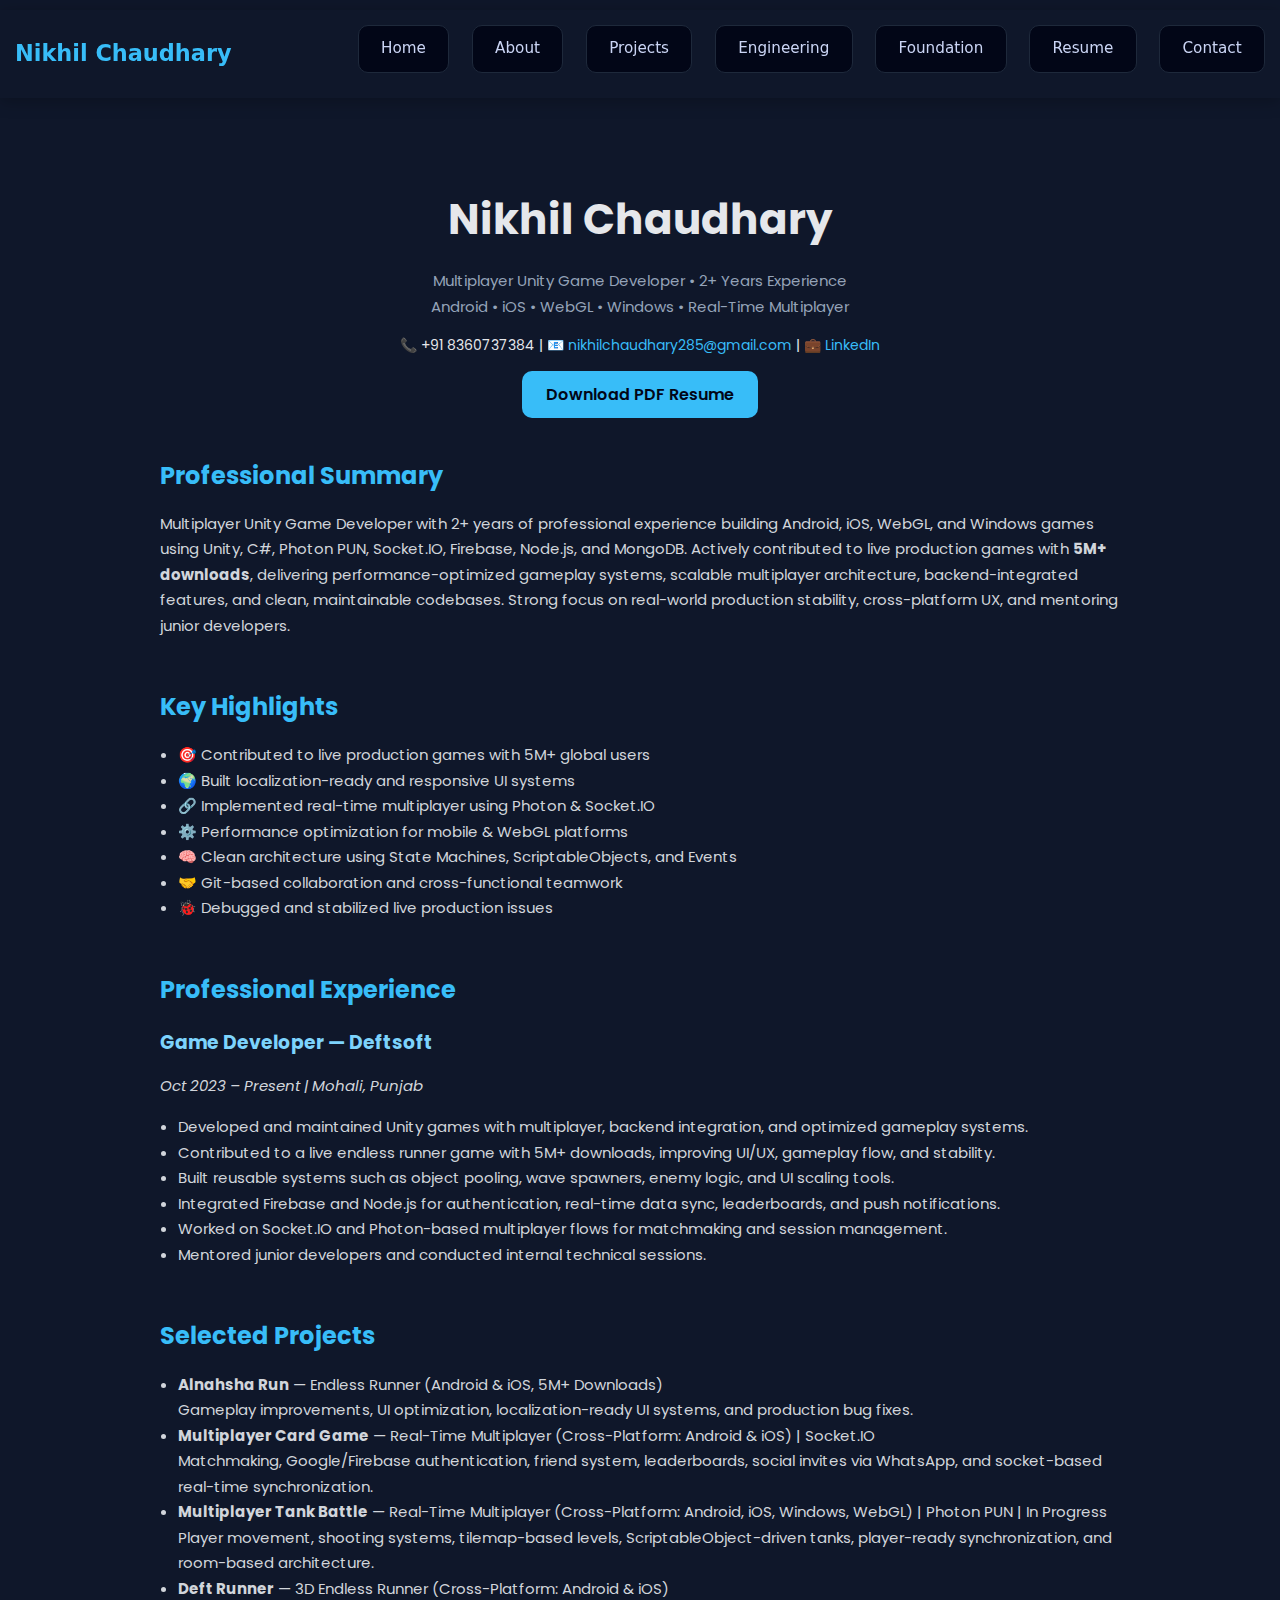
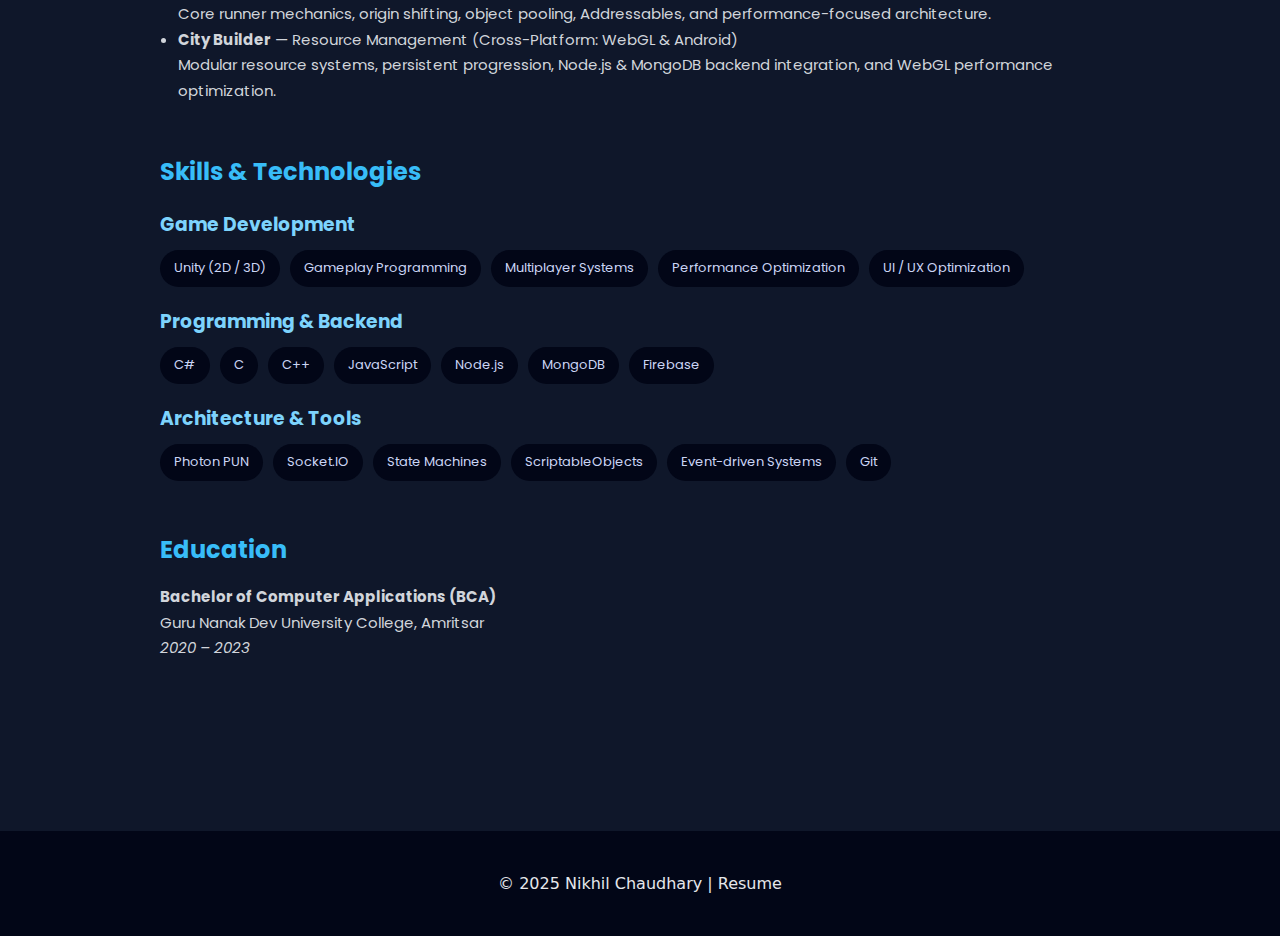
<file: resume.html>
<!-- # Resume (HTML version) -->
<!DOCTYPE html>
<html lang="en">
<head>
    <meta charset="UTF-8" />
    <meta name="viewport" content="width=device-width, initial-scale=1.0"/>
    <title>Resume | Nikhil Chaudhary</title>

    <link href="https://fonts.googleapis.com/css2?family=Poppins:wght@300;400;600;700&display=swap" rel="stylesheet">

    <style>
        /* ---------- GLOBAL ---------- */
        * {
        box-sizing: border-box;
        }

        body {
        margin: 0;
        /* font-family: 'Poppins', sans-serif; */
        font-family: "Segoe UI", system-ui, -apple-system, sans-serif;
        background: #0f172a;
        color: #e5e7eb;
        line-height: 1.6;
        }
        
        /* ================= NAVBAR ================= */

        .navbar {
        position: sticky;
        top: 0;
        width: 100%;
        background: #0f172a;
        z-index: 1000;
        box-shadow: 0 3px 16px rgba(0, 0, 0, 0.25);
        }

        .nav-container {
        max-width: 1300px;
        margin: auto;
        display: flex;
        align-items: center;
        justify-content: space-between;
        margin-top: 10px;
        padding: 15px 15px; /* UPDATED: slightly slimmer */
        }

        .nav-logo a {
        font-size: 1.4rem; /* UPDATED: balanced logo size */
        font-family: "Segoe UI", system-ui, -apple-system, sans-serif;
        font-weight: 700;
        color: #ffffff;
        text-decoration: none;
        }

        .nav-logo span {
        color: #38bdf8;
        }

        /* ---------- NAV LINKS ---------- */
        .nav-links {
        display: flex;
        list-style: none;
        gap: 1.4rem; /* UPDATED */
        padding: 0;
        margin: 0;
        }

        .nav-links a {
        color: #cbd5f5;
        text-decoration: none;
        font-weight: 500;
        font-size: 0.95rem; /* UPDATED: cross-platform readable */
        padding: 0.25rem 0.15rem;
        transition: color 0.2s ease;
        }

        .nav-links a:hover {
        color: #38bdf8;
        }

        /* ---------- LIST ---------- */
        .nav-links ul {
        list-style: none;
        padding: 0;
        }

        .nav-links li {
        background: #020617;
        padding: 10px 20px;
        margin-bottom: 10px;
        border-radius: 10px;
        border: 1px solid #1e293b;
        }

        /* ---------- TOGGLE ---------- */
        .nav-toggle {
        display: none;
        font-size: 1.5rem;
        color: #ffffff;
        cursor: pointer;
        background: none;
        border: none;
        }

        /* ---------- HEADER ---------- */
        header {
            padding: 20px 60px;
            background: #020617;
            display: flex;
            justify-content: space-between;
            align-items: center;
        }

        header h1 {
            color: #38bdf8;
            font-size: 22px;
        }

        h2 {
            color: #38bdf8;
            margin-bottom: 10px;
        }

        h3 {
            color: #7dd3fc;
            margin-bottom: 5px;
        }
      
        .container {
            font-family: 'Poppins', sans-serif;
            max-width: 1000px;
            margin: auto;
            padding: 60px 20px;
        }

        p, li {
            color: #d1d5db;
            line-height: 1.7;
            font-size: 15px;
        }

        .section {
            margin-bottom: 50px;
        }

        ul {
            padding-left: 18px;
        }

        .header-block {
            text-align: center;
            margin-bottom: 50px;
        }

        .header-block h1 {
            font-size: 42px;
            margin-bottom: 10px;
        }

        .header-block p {
            color: #94a3b8;
        }

        .meta {
            margin-top: 12px;
            font-size: 14px;
        }

        .meta a {
            color: #38bdf8;
            text-decoration: none;
        }

        .badge {
            display: inline-block;
            background: #020617;
            padding: 8px 14px;
            border-radius: 20px;
            margin: 5px 6px 0 0;
            font-size: 13px;
            color: #cbd5f5;
        }

        .download {
            margin-top: 25px;
        }

        .download a {
            background: #38bdf8;
            color: #020617;
            padding: 12px 24px;
            border-radius: 10px;
            text-decoration: none;
            font-weight: 600;
        }

        /* ================= MOBILE NAV ================= */
        @media (max-width: 1200px) {
        .nav-links {
            position: absolute;
            top: 56px; /* UPDATED: matches reduced navbar */
            right: 12px;
            background: #020617;
            flex-direction: column;
            width: 210px;
            padding: 0.8rem;
            display: none;
            border-radius: 8px;
            box-shadow: 0 12px 30px rgba(0, 0, 0, 0.4);
        }

        .nav-links.active {
            display: flex;
        }

        .nav-links a {
            padding: 0.55rem 0.4rem;
            font-size: 0.95rem;
        }

        .nav-toggle {
            display: block;
        }

        .hero h1 {
            font-size: 2.2rem;
        }

        .hero h2 {
            font-size: 1.1rem;
        }
        }

        /* ---------- SCROLL SHADOW ---------- */
        .navbar.scroll-shadow {
        box-shadow: 0 8px 20px rgba(0, 0, 0, 0.4);
        transition: box-shadow 0.3s ease;
        }

        /* ---------- FOOTER ---------- */
        footer {
        text-align: center;
        padding: 40px 20px;
        background: #020617;
        margin-top: 60px;
        }

        footer a {
        color: #38bdf8;
        text-decoration: none;
        }

        footer a:hover {
        text-decoration: underline;
        }
    </style>
</head>

<body>

<!-- ================= NAVBAR ================= -->
<nav class="navbar" role="navigation" aria-label="Main navigation">
    <div class="nav-container">

        <div class="nav-logo">
            <a href="../index.html"><span>Nikhil Chaudhary</span></a>
        </div>

        <ul class="nav-links" id="navLinks">
            <li><a href="index.html">Home</a></li>
            <li><a href="about.html">About</a></li>
            <li><a href="projects.html">Projects</a></li>
            <li><a href="engineering.html">Engineering</a></li>
            <li><a href="case-study/foundation-projects.html">Foundation</a></li>
            <li><a href="resume.html">Resume</a></li>
            <li><a href="contact.html" class="nav-cta">Contact</a></li>
        </ul>

        <button class="nav-toggle" id="navToggle" aria-label="Toggle menu">
            ☰
        </button>
    </div>
</nav>

<div class="container">

    <!-- Header -->
    <div class="header-block">
        <h1>Nikhil Chaudhary</h1>
        <p>
            Multiplayer Unity Game Developer • 2+ Years Experience<br/>
            Android • iOS • WebGL • Windows • Real-Time Multiplayer
        </p>

        <div class="meta">
            📞 +91 8360737384 |
            📧 <a href="mailto:nikhilchaudhary285@gmail.com">nikhilchaudhary285@gmail.com</a> |
            💼 <a href="https://www.linkedin.com/in/nikhilchaudhary285" target="_blank">LinkedIn</a>
        </div>

        <div class="download">
            <a href="Resume_NikhilChaudhary.pdf" download>Download PDF Resume</a>
        </div>
    </div>

    <!-- Summary -->
    <div class="section">
        <h2>Professional Summary</h2>
        <p>
            Multiplayer Unity Game Developer with 2+ years of professional experience building
            Android, iOS, WebGL, and Windows games using Unity, C#, Photon PUN, Socket.IO, Firebase, Node.js,
            and MongoDB. Actively contributed to live production games with
            <strong>5M+ downloads</strong>, delivering performance-optimized gameplay systems,
            scalable multiplayer architecture, backend-integrated features, and clean,
            maintainable codebases. Strong focus on real-world production stability, cross-platform
            UX, and mentoring junior developers.
        </p>
    </div>

    <!-- Key Highlights -->
    <div class="section">
        <h2>Key Highlights</h2>
        <ul>
            <li>🎯 Contributed to live production games with 5M+ global users</li>
            <li>🌍 Built localization-ready and responsive UI systems</li>
            <li>🔗 Implemented real-time multiplayer using Photon & Socket.IO</li>
            <li>⚙️ Performance optimization for mobile & WebGL platforms</li>
            <li>🧠 Clean architecture using State Machines, ScriptableObjects, and Events</li>
            <li>🤝 Git-based collaboration and cross-functional teamwork</li>
            <li>🐞 Debugged and stabilized live production issues</li>
        </ul>
    </div>

    <!-- Experience -->
    <div class="section">
        <h2>Professional Experience</h2>

        <h3>Game Developer — Deftsoft</h3>
        <p><em>Oct 2023 – Present | Mohali, Punjab</em></p>

        <ul>
            <li>Developed and maintained Unity games with multiplayer, backend integration, and optimized gameplay systems.</li>
            <li>Contributed to a live endless runner game with 5M+ downloads, improving UI/UX, gameplay flow, and stability.</li>
            <li>Built reusable systems such as object pooling, wave spawners, enemy logic, and UI scaling tools.</li>
            <li>Integrated Firebase and Node.js for authentication, real-time data sync, leaderboards, and push notifications.</li>
            <li>Worked on Socket.IO and Photon-based multiplayer flows for matchmaking and session management.</li>
            <li>Mentored junior developers and conducted internal technical sessions.</li>
        </ul>
    </div>

    <!-- Projects -->
    <div class="section">
        <h2>Selected Projects</h2>

        <ul>
            <li>
                <strong>Alnahsha Run</strong> — Endless Runner (Android & iOS, 5M+ Downloads)<br/>
                Gameplay improvements, UI optimization, localization-ready UI systems, and production bug fixes.
            </li>

            <li>
                <strong>Multiplayer Card Game</strong> — Real-Time Multiplayer (Cross-Platform: Android & iOS) | Socket.IO<br/>
                Matchmaking, Google/Firebase authentication, friend system, leaderboards, social invites via WhatsApp, and socket-based real-time synchronization.
            </li>

            <li>
                <strong>Multiplayer Tank Battle</strong> — Real-Time Multiplayer (Cross-Platform: Android, iOS, Windows, WebGL) | Photon PUN | In Progress<br/>
                Player movement, shooting systems, tilemap-based levels, ScriptableObject-driven tanks, player-ready synchronization, and room-based architecture.
            </li>

            <li>
                <strong>Deft Runner</strong> — 3D Endless Runner (Cross-Platform: Android & iOS)<br/>
                Core runner mechanics, origin shifting, object pooling, Addressables, and performance-focused architecture.
            </li>

            <li>
                <strong>City Builder</strong> — Resource Management (Cross-Platform: WebGL & Android)<br/>
                Modular resource systems, persistent progression, Node.js & MongoDB backend integration, and WebGL performance optimization.
            </li>
        </ul>
    </div>

    <!-- Skills -->
    <div class="section">
        <h2>Skills & Technologies</h2>

        <h3>Game Development</h3>
        <span class="badge">Unity (2D / 3D)</span>
        <span class="badge">Gameplay Programming</span>
        <span class="badge">Multiplayer Systems</span>
        <span class="badge">Performance Optimization</span>
        <span class="badge">UI / UX Optimization</span>

        <h3 style="margin-top:20px;">Programming & Backend</h3>
        <span class="badge">C#</span>
        <span class="badge">C</span>
        <span class="badge">C++</span>
        <span class="badge">JavaScript</span>
        <span class="badge">Node.js</span>
        <span class="badge">MongoDB</span>
        <span class="badge">Firebase</span>

        <h3 style="margin-top:20px;">Architecture & Tools</h3>
        <span class="badge">Photon PUN</span>
        <span class="badge">Socket.IO</span>
        <span class="badge">State Machines</span>
        <span class="badge">ScriptableObjects</span>
        <span class="badge">Event-driven Systems</span>
        <span class="badge">Git</span>
    </div>

    <!-- Education -->
    <div class="section">
        <h2>Education</h2>
        <p>
            <strong>Bachelor of Computer Applications (BCA)</strong><br/>
            Guru Nanak Dev University College, Amritsar<br/>
            <em>2020 – 2023</em>
        </p>
    </div>

</div>

<footer>
    © 2025 Nikhil Chaudhary | Resume
</footer>
 <!-- JS -->
    <script src="../js/main.js"></script>
</body>
</html>
</file>
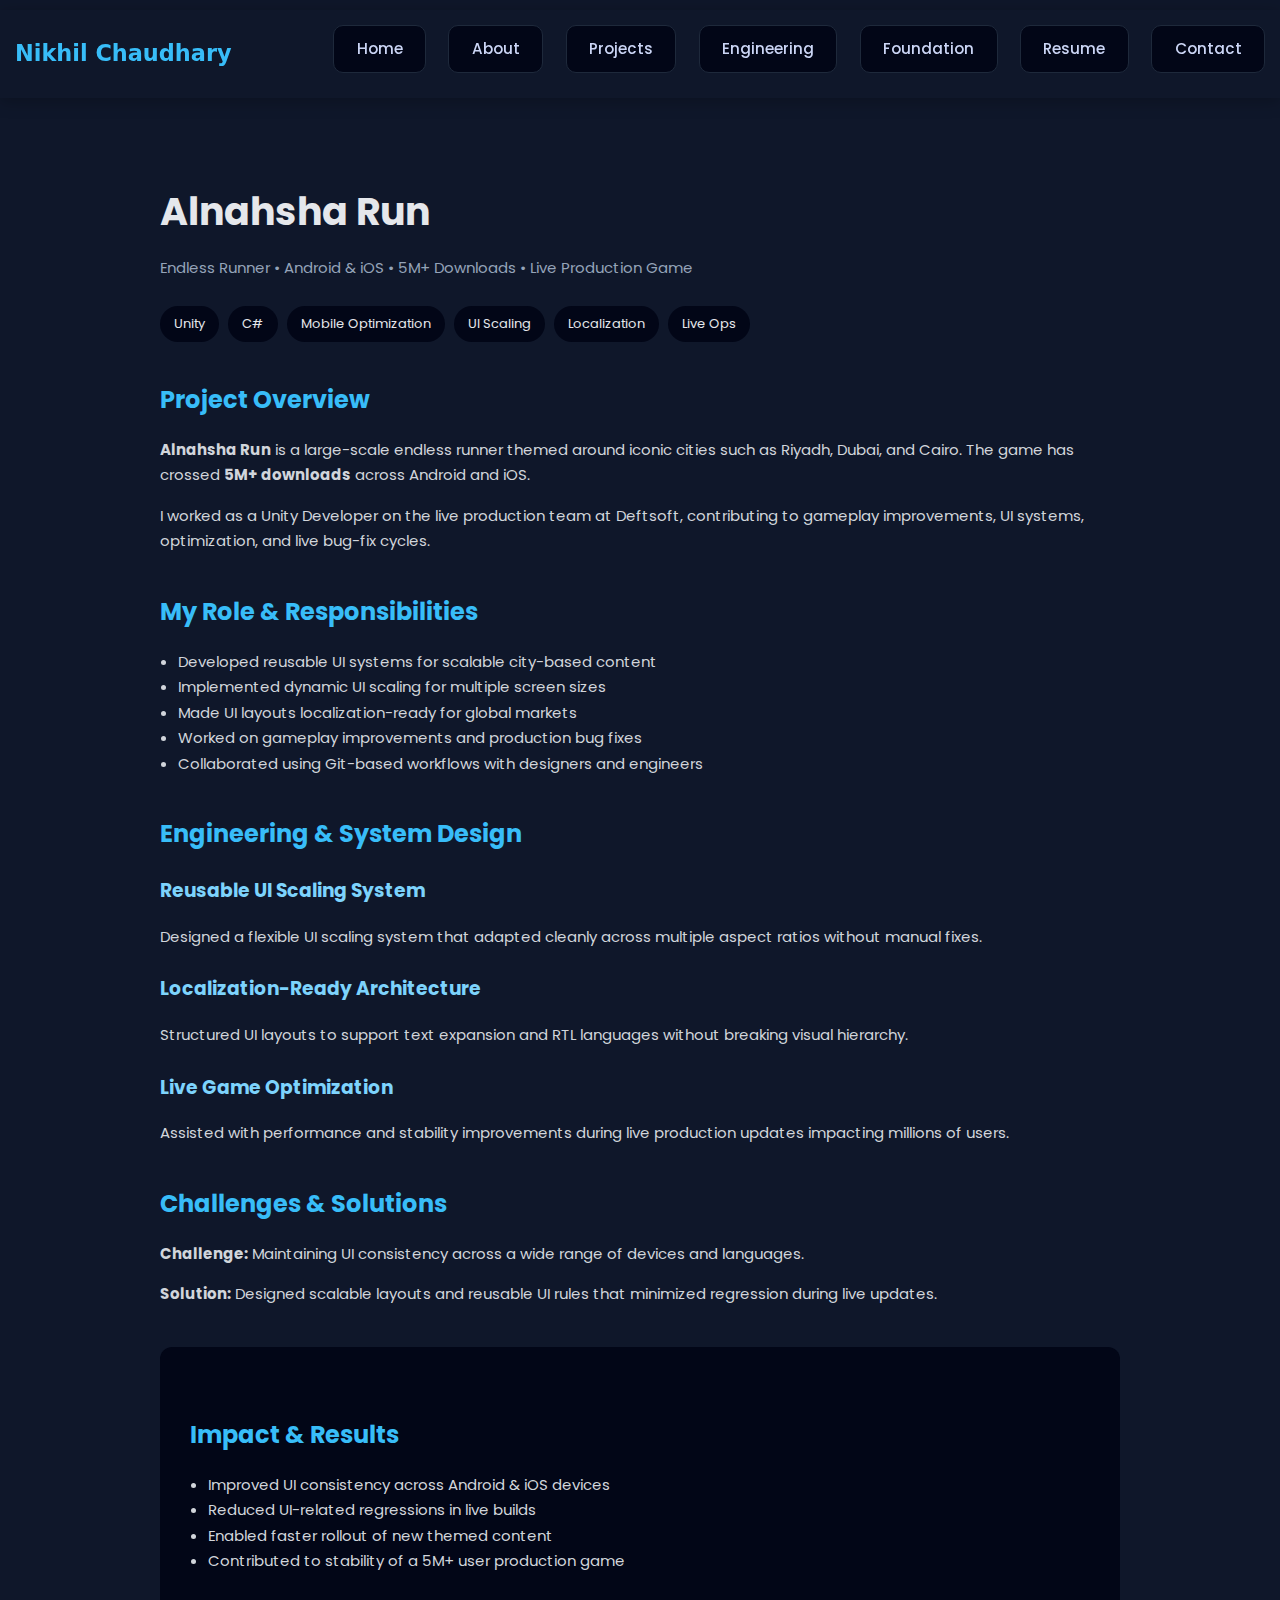
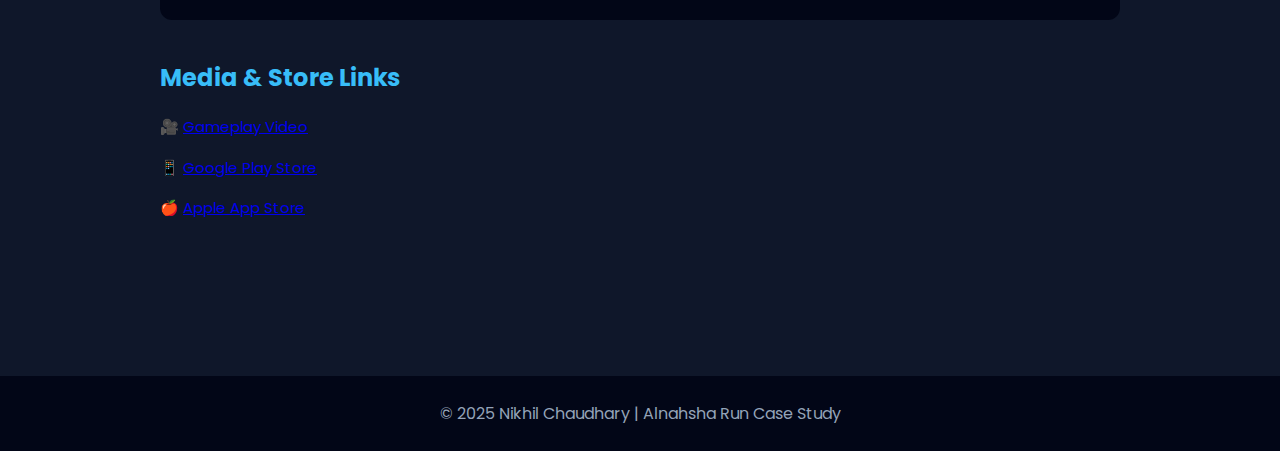
<file: case-study/alnahsha-run.html>
<!-- # First Project -->
<!DOCTYPE html>
<html lang="en">
<head>
    <meta charset="UTF-8" />
    <meta name="viewport" content="width=device-width, initial-scale=1.0"/>
    <title>Alnahsha Run | Case Study</title>

    <link href="https://fonts.googleapis.com/css2?family=Poppins:wght@300;400;600;700&display=swap" rel="stylesheet">

    <style>
        /* ---------- GLOBAL ---------- */
        * {
        box-sizing: border-box;
        }
        body { margin:0; font-family:'Poppins',sans-serif; background:#0f172a; color:#e5e7eb; }
        
        /* ---------- HEADER & TAGS ---------- */
        header { padding:20px 60px; background:#020617; display:flex; justify-content:space-between; align-items:center; }
        header h1 { color:#38bdf8; font-size:22px; }
        .container { max-width:1000px; margin:auto; padding:60px 20px; }
        .hero h1 { font-size:38px; margin-bottom:10px; }
        .meta { color:#94a3b8; margin-bottom:20px; }

        .badge { display:inline-block; background:#020617; padding:8px 14px; border-radius:20px; margin:5px 5px 0 0; font-size:13px; }
        
        h2 { color:#38bdf8; margin-top:40px; }
        h3 { color:#7dd3fc; margin-top:25px; }
        p, li { color:#d1d5db; line-height:1.7; font-size:15px; }
        ul { padding-left:18px; }

        /* ================= NAVBAR ================= */
        .navbar {
        position: sticky;
        top: 0;
        width: 100%;
        background: #0f172a;
        z-index: 1000;
        box-shadow: 0 3px 16px rgba(0, 0, 0, 0.25);
        }

        .nav-container {
        max-width: 1300px;
        margin: auto;
        display: flex;
        align-items: center;
        justify-content: space-between;
        margin-top: 10px;
        padding: 15px 15px; /* UPDATED: slightly slimmer */
        }
        
        .nav-logo a {
        font-size: 1.4rem; /* UPDATED: balanced logo size */
        font-family: "Segoe UI", system-ui, -apple-system, sans-serif;
        font-weight: 700;
        color: #ffffff;
        text-decoration: none;
        }

        .nav-logo span {
        color: #38bdf8;
        }

        /* ---------- NAV LINKS ---------- */
        .nav-links {
        display: flex;
        list-style: none;
        gap: 1.4rem; /* UPDATED */
        padding: 0;
        margin: 0;
        }

        .nav-links a {
        color: #cbd5f5;
        text-decoration: none;
        font-weight: 500;
        font-size: 0.95rem; /* UPDATED: cross-platform readable */
        padding: 0.25rem 0.15rem;
        transition: color 0.2s ease;
        }

        .nav-links a:hover {
        color: #38bdf8;
        }

        /* ---------- LIST ---------- */
        .nav-links ul {
        list-style: none;
        padding: 0;
        }

        .nav-links li {
        background: #020617;
        padding: 10px 20px;
        margin-bottom: 10px;
        border-radius: 10px;
        border: 1px solid #1e293b;
        }

        /* ---------- TOGGLE ---------- */
        .nav-toggle {
        display: none;
        font-size: 1.5rem;
        color: #ffffff;
        cursor: pointer;
        background: none;
        border: none;
        }

        /* ================= MOBILE NAV ================= */
        @media (max-width: 1200px) {
        .nav-links {
            position: absolute;
            top: 56px; /* UPDATED: matches reduced navbar */
            right: 12px;
            background: #020617;
            flex-direction: column;
            width: 210px;
            padding: 0.8rem;
            display: none;
            border-radius: 8px;
            box-shadow: 0 12px 30px rgba(0, 0, 0, 0.4);
        }

        .nav-links.active {
            display: flex;
        }

        .nav-links a {
            padding: 0.55rem 0.4rem;
            font-size: 0.95rem;
        }

        .nav-toggle {
            display: block;
        }

        .hero h1 {
            font-size: 2.2rem;
        }

        .hero h2 {
            font-size: 1.1rem;
        }
        }

        /* ---------- SCROLL SHADOW ---------- */
        .navbar.scroll-shadow {
        box-shadow: 0 8px 20px rgba(0, 0, 0, 0.4);
        transition: box-shadow 0.3s ease;
        }
        
        /* Global Navbar Header */
        .site-header {
            padding: 20px 60px;
            background: #020617;
            display: flex;
            justify-content: space-between;
            align-items: center;
        }

        .site-header h1 {
            color: #38bdf8;
            font-size: 22px;
        }

        .site-header nav a {
            color: #cbd5f5;
            margin-left: 20px;
            text-decoration: none;
            font-weight: 500;
        }

        .site-header nav a:hover,
        .site-header nav a.active {
            color: #38bdf8;
        }

        /* ---------- FOOTER ---------- */
        .impact { background:#020617; padding:30px; border-radius:12px; margin-top:40px; }
        footer { margin-top:80px; padding:25px; background:#020617; color:#94a3b8; text-align:center; }
    </style>
</head>

<body>

<!-- ================= NAVBAR ================= -->
<nav class="navbar" role="navigation" aria-label="Main navigation">
    <div class="nav-container">

        <div class="nav-logo">
            <a href="../index.html"><span>Nikhil Chaudhary</span></a>
        </div>

        <ul class="nav-links" id="navLinks">
            <li><a href="../index.html">Home</a></li>
            <li><a href="../about.html">About</a></li>
            <li><a href="../projects.html">Projects</a></li>
            <li><a href="../engineering.html">Engineering</a></li>
            <li><a href="foundation-projects.html">Foundation</a></li>
            <li><a href="../resume.html">Resume</a></li>
            <li><a href="../contact.html" class="nav-cta">Contact</a></li>
        </ul>

        <button class="nav-toggle" id="navToggle" aria-label="Toggle menu">
            ☰
        </button>
    </div>
</nav>

<div class="container">

<section class="hero">
    <h1>Alnahsha Run</h1>
    <p class="meta">Endless Runner • Android & iOS • 5M+ Downloads • Live Production Game</p>

    <span class="badge">Unity</span>
    <span class="badge">C#</span>
    <span class="badge">Mobile Optimization</span>
    <span class="badge">UI Scaling</span>
    <span class="badge">Localization</span>
    <span class="badge">Live Ops</span>
</section>

<section>
    <h2>Project Overview</h2>
    <p>
        <strong>Alnahsha Run</strong> is a large-scale endless runner themed around iconic cities
        such as Riyadh, Dubai, and Cairo. The game has crossed <strong>5M+ downloads</strong>
        across Android and iOS.
    </p>
    <p>
        I worked as a Unity Developer on the live production team at Deftsoft,
        contributing to gameplay improvements, UI systems, optimization,
        and live bug-fix cycles.
    </p>
</section>

<section>
    <h2>My Role & Responsibilities</h2>
    <ul>
        <li>Developed reusable UI systems for scalable city-based content</li>
        <li>Implemented dynamic UI scaling for multiple screen sizes</li>
        <li>Made UI layouts localization-ready for global markets</li>
        <li>Worked on gameplay improvements and production bug fixes</li>
        <li>Collaborated using Git-based workflows with designers and engineers</li>
    </ul>
</section>

<section>
    <h2>Engineering & System Design</h2>

    <h3>Reusable UI Scaling System</h3>
    <p>
        Designed a flexible UI scaling system that adapted cleanly across
        multiple aspect ratios without manual fixes.
    </p>

    <h3>Localization-Ready Architecture</h3>
    <p>
        Structured UI layouts to support text expansion and RTL languages
        without breaking visual hierarchy.
    </p>

    <h3>Live Game Optimization</h3>
    <p>
        Assisted with performance and stability improvements during live
        production updates impacting millions of users.
    </p>
</section>

<section>
    <h2>Challenges & Solutions</h2>
    <p>
        <strong>Challenge:</strong> Maintaining UI consistency across a wide
        range of devices and languages.
    </p>
    <p>
        <strong>Solution:</strong> Designed scalable layouts and reusable UI
        rules that minimized regression during live updates.
    </p>
</section>

<section class="impact">
    <h2>Impact & Results</h2>
    <ul>
        <li>Improved UI consistency across Android & iOS devices</li>
        <li>Reduced UI-related regressions in live builds</li>
        <li>Enabled faster rollout of new themed content</li>
        <li>Contributed to stability of a 5M+ user production game</li>
    </ul>
</section>

<section>
    <h2>Media & Store Links</h2>
    <p>🎥 <a href="https://drive.google.com/file/d/1nCoM8EgQByPL0qwkNE9VH8T2wXpjZ-mY/view" target="_blank">Gameplay Video</a></p>
    <p> 📱 <a href="https://play.google.com/store/apps/details?id=com.moderndoctors.alnahsharun" target="_blank"> Google Play Store</a> </p>
    <p> 🍎 <a href="https://apps.apple.com/tr/app/%D8%A7%D9%84%D9%86%D8%AD%D8%B4%D8%A9-run/id1473582650" target="_blank"> Apple App Store</a> </p>
</section>

</div>

<footer>
    © 2025 Nikhil Chaudhary | Alnahsha Run Case Study
</footer>
<!-- JS -->
    <script src="../js/main.js"></script>
</body>
</html>
</file>
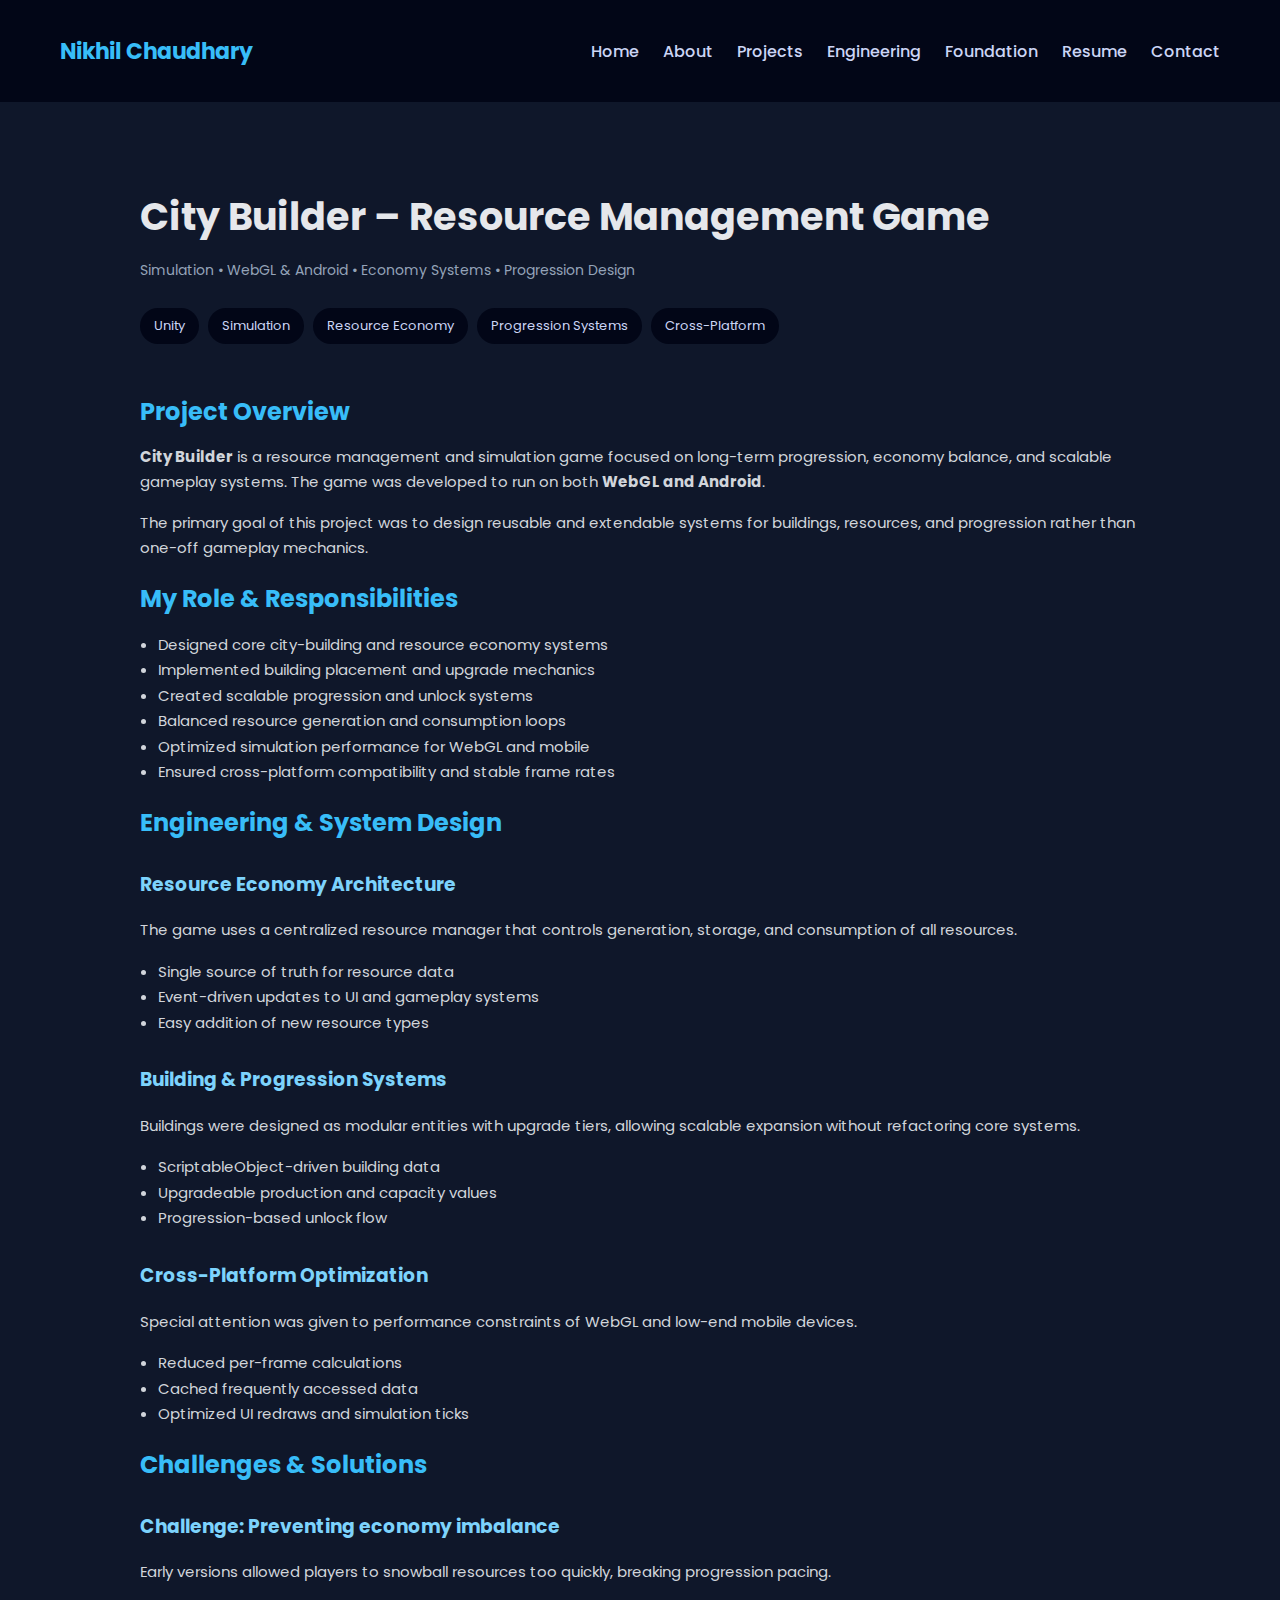
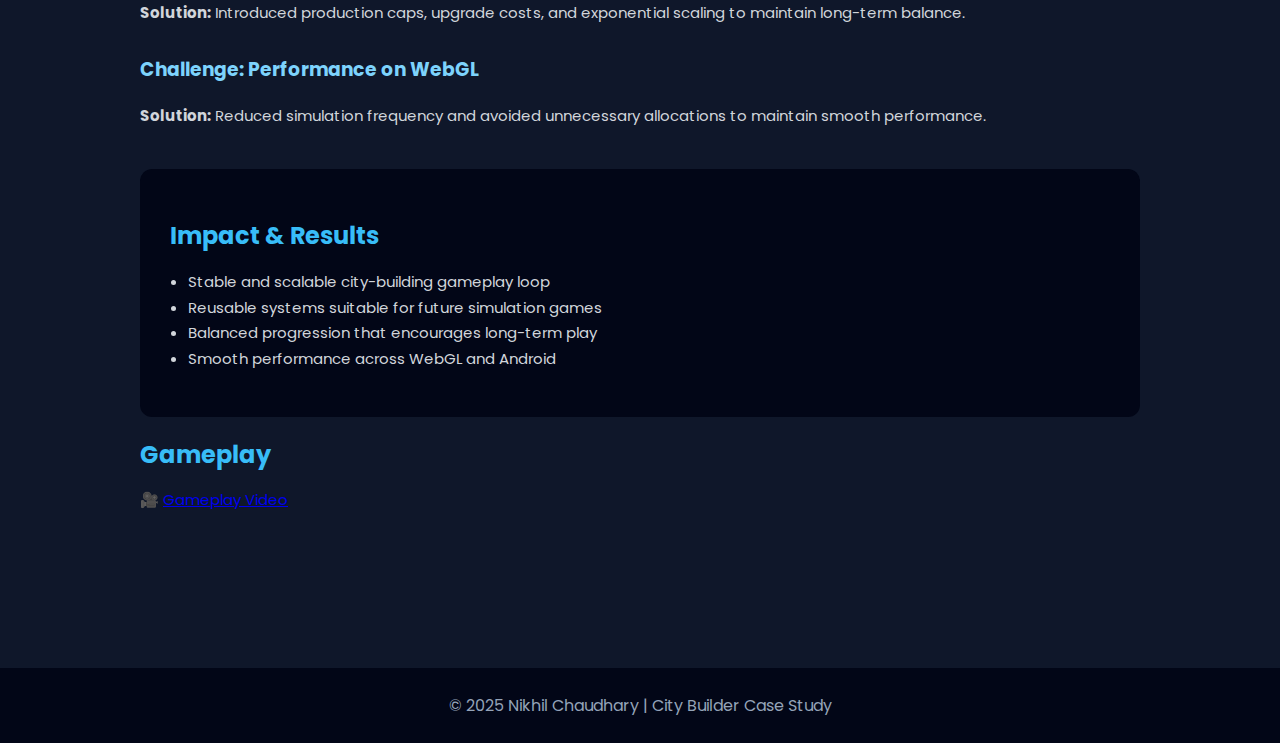
<file: case-study/city-builder.html>
<!-- # Fourth Project -->
<!DOCTYPE html>
<html lang="en">
<head>
    <meta charset="UTF-8" />
    <meta name="viewport" content="width=device-width, initial-scale=1.0"/>
    <title>City Builder | Case Study</title>

    <link href="https://fonts.googleapis.com/css2?family=Poppins:wght@300;400;600;700&display=swap" rel="stylesheet">

    <style>
        body {
            margin: 0;
            font-family: 'Poppins', sans-serif;
            background: #0f172a;
            color: #e5e7eb;
        }

        header {
            padding: 20px 60px;
            background: #020617;
            display: flex;
            justify-content: space-between;
            align-items: center;
        }

        header h1 {
            color: #38bdf8;
            font-size: 22px;
        }

        nav a {
            color: #cbd5f5;
            margin-left: 20px;
            text-decoration: none;
            font-weight: 500;
        }

        nav a:hover {
            color: #38bdf8;
        }

        .container {
            max-width: 1000px;
            margin: auto;
            padding: 60px 20px;
        }

        h2 {
            color: #38bdf8;
            margin-bottom: 10px;
        }

        h3 {
            color: #7dd3fc;
            margin-top: 30px;
        }

        p, li {
            color: #d1d5db;
            line-height: 1.7;
            font-size: 15px;
        }

        ul {
            padding-left: 18px;
        }

        .hero {
            margin-bottom: 50px;
        }

        .hero h1 {
            font-size: 38px;
            margin-bottom: 10px;
        }

        .meta {
            color: #94a3b8;
            font-size: 14px;
            margin-bottom: 20px;
        }

        .badge {
            display: inline-block;
            background: #020617;
            padding: 8px 14px;
            border-radius: 20px;
            margin: 5px 5px 0 0;
            font-size: 13px;
            color: #cbd5f5;
        }

        .impact {
            background: #020617;
            padding: 30px;
            border-radius: 12px;
            margin-top: 40px;
        }

        footer {
            margin-top: 80px;
            padding: 25px;
            background: #020617;
            color: #94a3b8;
            text-align: center;
        }
    </style>
</head>

<body>

<header>
    <h1>Nikhil Chaudhary</h1>
    <nav>
        <a href="../index.html">Home</a>
        <a href="../about.html">About</a>
        <a href="../projects.html">Projects</a>
        <a href="../engineering.html">Engineering</a>
        <a href="foundation-projects.html">Foundation</a>
        <a href="../resume.html">Resume</a>
        <a href="../contact.html">Contact</a>
    </nav>
</header>

<div class="container">

    <!-- HERO -->
    <section class="hero">
        <h1>City Builder – Resource Management Game</h1>
        <p class="meta">
            Simulation • WebGL & Android • Economy Systems • Progression Design
        </p>

        <span class="badge">Unity</span>
        <span class="badge">Simulation</span>
        <span class="badge">Resource Economy</span>
        <span class="badge">Progression Systems</span>
        <span class="badge">Cross-Platform</span>
    </section>

    <!-- OVERVIEW -->
    <section>
        <h2>Project Overview</h2>
        <p>
            <strong>City Builder</strong> is a resource management and simulation game
            focused on long-term progression, economy balance, and scalable gameplay systems.
            The game was developed to run on both <strong>WebGL and Android</strong>.
        </p>
        <p>
            The primary goal of this project was to design reusable and extendable systems
            for buildings, resources, and progression rather than one-off gameplay mechanics.
        </p>
    </section>

    <!-- ROLE -->
    <section>
        <h2>My Role & Responsibilities</h2>
        <ul>
            <li>Designed core city-building and resource economy systems</li>
            <li>Implemented building placement and upgrade mechanics</li>
            <li>Created scalable progression and unlock systems</li>
            <li>Balanced resource generation and consumption loops</li>
            <li>Optimized simulation performance for WebGL and mobile</li>
            <li>Ensured cross-platform compatibility and stable frame rates</li>
        </ul>
    </section>

    <!-- ENGINEERING -->
    <section>
        <h2>Engineering & System Design</h2>

        <h3>Resource Economy Architecture</h3>
        <p>
            The game uses a centralized resource manager that controls
            generation, storage, and consumption of all resources.
        </p>
        <ul>
            <li>Single source of truth for resource data</li>
            <li>Event-driven updates to UI and gameplay systems</li>
            <li>Easy addition of new resource types</li>
        </ul>

        <h3>Building & Progression Systems</h3>
        <p>
            Buildings were designed as modular entities with upgrade tiers,
            allowing scalable expansion without refactoring core systems.
        </p>
        <ul>
            <li>ScriptableObject-driven building data</li>
            <li>Upgradeable production and capacity values</li>
            <li>Progression-based unlock flow</li>
        </ul>

        <h3>Cross-Platform Optimization</h3>
        <p>
            Special attention was given to performance constraints
            of WebGL and low-end mobile devices.
        </p>
        <ul>
            <li>Reduced per-frame calculations</li>
            <li>Cached frequently accessed data</li>
            <li>Optimized UI redraws and simulation ticks</li>
        </ul>
    </section>

    <!-- CHALLENGES -->
    <section>
        <h2>Challenges & Solutions</h2>

        <h3>Challenge: Preventing economy imbalance</h3>
        <p>
            Early versions allowed players to snowball resources too quickly,
            breaking progression pacing.
        </p>

        <p>
            <strong>Solution:</strong> Introduced production caps, upgrade costs,
            and exponential scaling to maintain long-term balance.
        </p>

        <h3>Challenge: Performance on WebGL</h3>
        <p>
            <strong>Solution:</strong> Reduced simulation frequency and avoided
            unnecessary allocations to maintain smooth performance.
        </p>
    </section>

    <!-- IMPACT -->
    <section class="impact">
        <h2>Impact & Results</h2>
        <ul>
            <li>Stable and scalable city-building gameplay loop</li>
            <li>Reusable systems suitable for future simulation games</li>
            <li>Balanced progression that encourages long-term play</li>
            <li>Smooth performance across WebGL and Android</li>
        </ul>
    </section>

    <!-- MEDIA -->
    <section>
        <h2>Gameplay</h2>
        <p>
            🎥 <a href="https://drive.google.com/file/d/1OiCZiFMJrmvgT7rq6hSBsdjcRFMpFrKg/view?usp=sharing" target="_blank">
            Gameplay Video</a>
        </p>
    </section>

</div>

<footer>
    © 2025 Nikhil Chaudhary | City Builder Case Study
</footer>

</body>
</html>
</file>
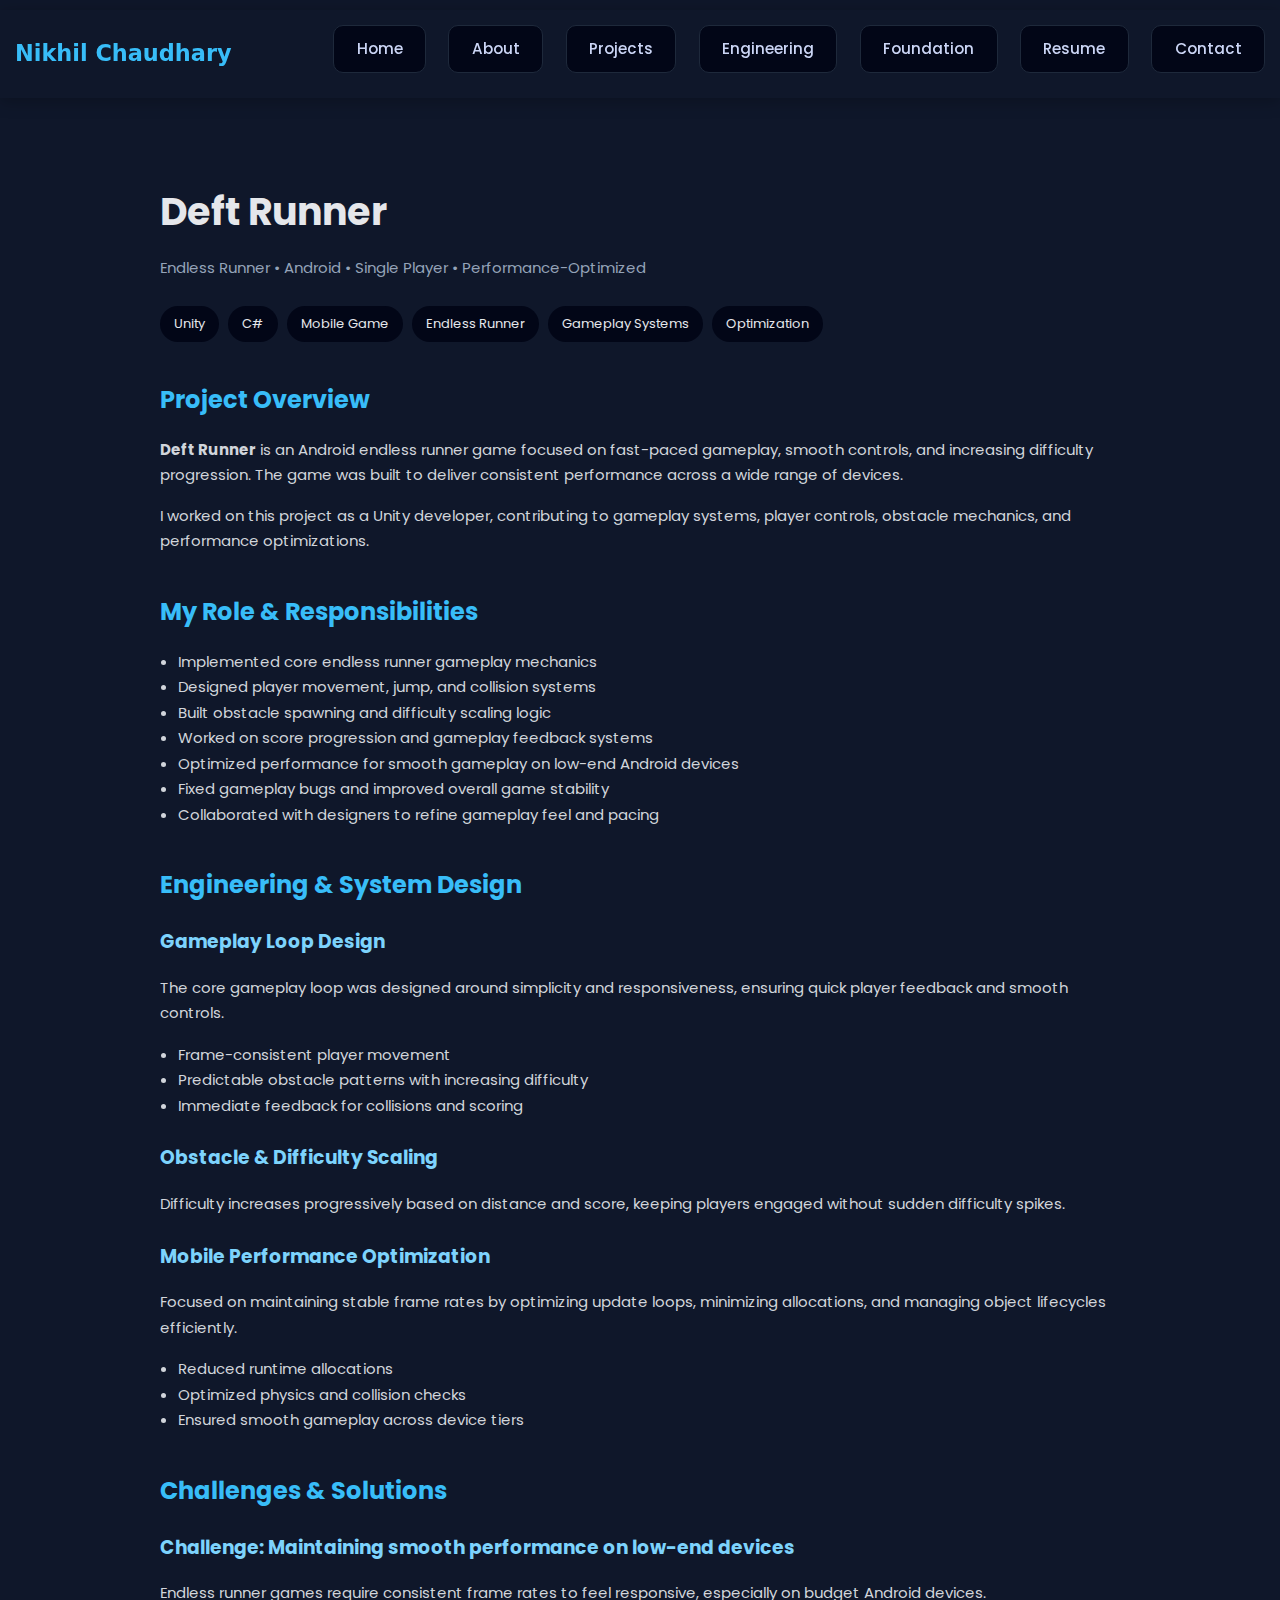
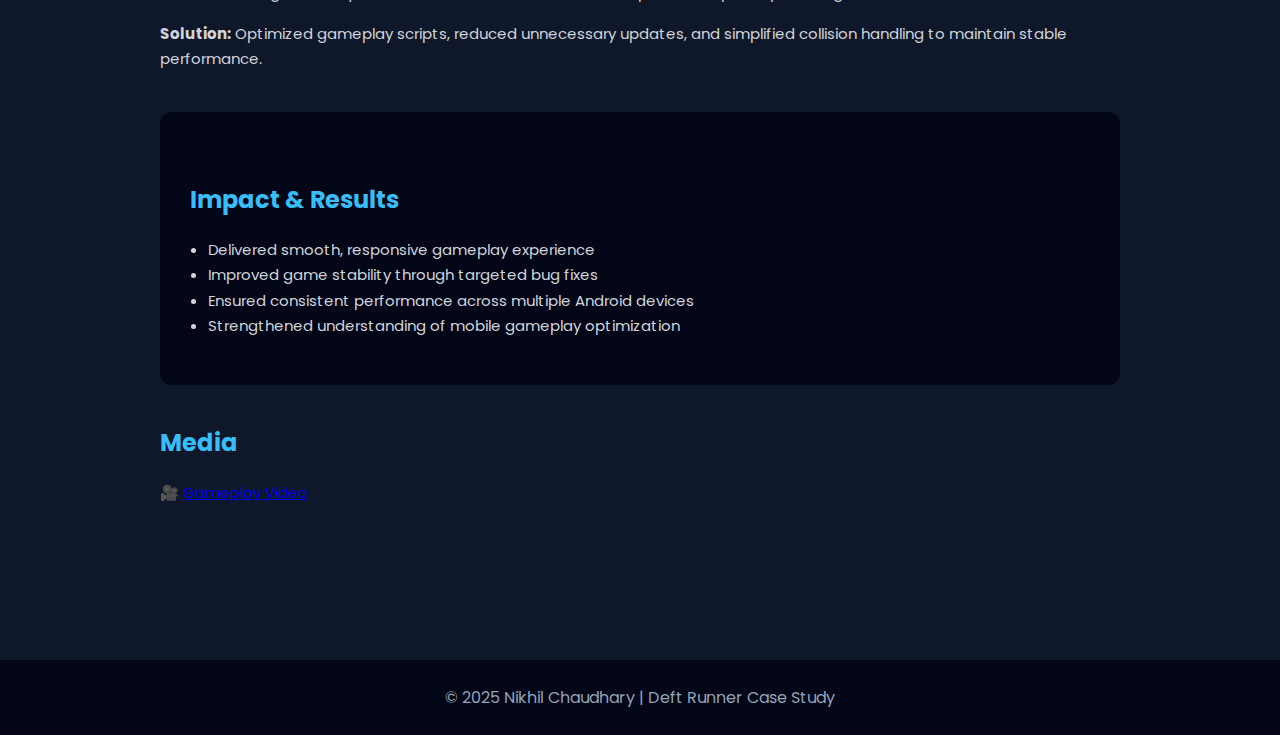
<file: case-study/deft-runner.html>
<!-- # Third Project -->
<!DOCTYPE html>
<html lang="en">
<head>
    <meta charset="UTF-8" />
    <meta name="viewport" content="width=device-width, initial-scale=1.0"/>
    <title>Deft Runner | Case Study</title>

    <link href="https://fonts.googleapis.com/css2?family=Poppins:wght@300;400;600;700&display=swap" rel="stylesheet">
    <style>
        /* ---------- GLOBAL ---------- */
        * {
        box-sizing: border-box;
        }
        body { margin:0; font-family:'Poppins',sans-serif; background:#0f172a; color:#e5e7eb; }
        
        /* ---------- HEADER & TAGS ---------- */
        header { padding:20px 60px; background:#020617; display:flex; justify-content:space-between; align-items:center; }
        header h1 { color:#38bdf8; font-size:22px; }
        .container { max-width:1000px; margin:auto; padding:60px 20px; }
        .hero h1 { font-size:38px; margin-bottom:10px; }
        .meta { color:#94a3b8; margin-bottom:20px; }

        .badge { display:inline-block; background:#020617; padding:8px 14px; border-radius:20px; margin:5px 5px 0 0; font-size:13px; }
        
        h2 { color:#38bdf8; margin-top:40px; }
        h3 { color:#7dd3fc; margin-top:25px; }
        p, li { color:#d1d5db; line-height:1.7; font-size:15px; }
        ul { padding-left:18px; }

        /* ================= NAVBAR ================= */
        .navbar {
        position: sticky;
        top: 0;
        width: 100%;
        background: #0f172a;
        z-index: 1000;
        box-shadow: 0 3px 16px rgba(0, 0, 0, 0.25);
        }

        .nav-container {
        max-width: 1300px;
        margin: auto;
        display: flex;
        align-items: center;
        justify-content: space-between;
        margin-top: 10px;
        padding: 15px 15px; /* UPDATED: slightly slimmer */
        }
        
        .nav-logo a {
        font-size: 1.4rem; /* UPDATED: balanced logo size */
        font-family: "Segoe UI", system-ui, -apple-system, sans-serif;
        font-weight: 700;
        color: #ffffff;
        text-decoration: none;
        }

        .nav-logo span {
        color: #38bdf8;
        }

        /* ---------- NAV LINKS ---------- */
        .nav-links {
        display: flex;
        list-style: none;
        gap: 1.4rem; /* UPDATED */
        padding: 0;
        margin: 0;
        }

        .nav-links a {
        color: #cbd5f5;
        text-decoration: none;
        font-weight: 500;
        font-size: 0.95rem; /* UPDATED: cross-platform readable */
        padding: 0.25rem 0.15rem;
        transition: color 0.2s ease;
        }

        .nav-links a:hover {
        color: #38bdf8;
        }

        /* ---------- LIST ---------- */
        .nav-links ul {
        list-style: none;
        padding: 0;
        }

        .nav-links li {
        background: #020617;
        padding: 10px 20px;
        margin-bottom: 10px;
        border-radius: 10px;
        border: 1px solid #1e293b;
        }

        /* ---------- TOGGLE ---------- */
        .nav-toggle {
        display: none;
        font-size: 1.5rem;
        color: #ffffff;
        cursor: pointer;
        background: none;
        border: none;
        }

        /* ================= MOBILE NAV ================= */
        @media (max-width: 1200px) {
        .nav-links {
            position: absolute;
            top: 56px; /* UPDATED: matches reduced navbar */
            right: 12px;
            background: #020617;
            flex-direction: column;
            width: 210px;
            padding: 0.8rem;
            display: none;
            border-radius: 8px;
            box-shadow: 0 12px 30px rgba(0, 0, 0, 0.4);
        }

        .nav-links.active {
            display: flex;
        }

        .nav-links a {
            padding: 0.55rem 0.4rem;
            font-size: 0.95rem;
        }

        .nav-toggle {
            display: block;
        }

        .hero h1 {
            font-size: 2.2rem;
        }

        .hero h2 {
            font-size: 1.1rem;
        }
        }

        /* ---------- SCROLL SHADOW ---------- */
        .navbar.scroll-shadow {
        box-shadow: 0 8px 20px rgba(0, 0, 0, 0.4);
        transition: box-shadow 0.3s ease;
        }
        
        /* Global Navbar Header */
        .site-header {
            padding: 20px 60px;
            background: #020617;
            display: flex;
            justify-content: space-between;
            align-items: center;
        }

        .site-header h1 {
            color: #38bdf8;
            font-size: 22px;
        }

        .site-header nav a {
            color: #cbd5f5;
            margin-left: 20px;
            text-decoration: none;
            font-weight: 500;
        }

        .site-header nav a:hover,
        .site-header nav a.active {
            color: #38bdf8;
        }

        /* ---------- FOOTER ---------- */
        .impact { background:#020617; padding:30px; border-radius:12px; margin-top:40px; }
        footer { margin-top:80px; padding:25px; background:#020617; color:#94a3b8; text-align:center; }
    </style>
</head>

<body>

<!-- ================= NAVBAR ================= -->
<nav class="navbar" role="navigation" aria-label="Main navigation">
    <div class="nav-container">

        <div class="nav-logo">
            <a href="../index.html"><span>Nikhil Chaudhary</span></a>
        </div>

        <ul class="nav-links" id="navLinks">
            <li><a href="../index.html">Home</a></li>
            <li><a href="../about.html">About</a></li>
            <li><a href="../projects.html">Projects</a></li>
            <li><a href="../engineering.html">Engineering</a></li>
            <li><a href="foundation-projects.html">Foundation</a></li>
            <li><a href="../resume.html">Resume</a></li>
            <li><a href="../contact.html" class="nav-cta">Contact</a></li>
        </ul>

        <button class="nav-toggle" id="navToggle" aria-label="Toggle menu">
            ☰
        </button>
    </div>
</nav>

<div class="container">

    <!-- HERO -->
    <section class="hero">
        <h1>Deft Runner</h1>
        <p class="meta">
            Endless Runner • Android • Single Player • Performance-Optimized
        </p>

        <span class="badge">Unity</span>
        <span class="badge">C#</span>
        <span class="badge">Mobile Game</span>
        <span class="badge">Endless Runner</span>
        <span class="badge">Gameplay Systems</span>
        <span class="badge">Optimization</span>
    </section>

    <!-- OVERVIEW -->
    <section>
        <h2>Project Overview</h2>
        <p>
            <strong>Deft Runner</strong> is an Android endless runner game focused on
            fast-paced gameplay, smooth controls, and increasing difficulty progression.
            The game was built to deliver consistent performance across a wide range of devices.
        </p>
        <p>
            I worked on this project as a Unity developer, contributing to gameplay systems,
            player controls, obstacle mechanics, and performance optimizations.
        </p>
    </section>

    <!-- ROLE -->
    <section>
        <h2>My Role & Responsibilities</h2>
        <ul>
            <li>Implemented core endless runner gameplay mechanics</li>
            <li>Designed player movement, jump, and collision systems</li>
            <li>Built obstacle spawning and difficulty scaling logic</li>
            <li>Worked on score progression and gameplay feedback systems</li>
            <li>Optimized performance for smooth gameplay on low-end Android devices</li>
            <li>Fixed gameplay bugs and improved overall game stability</li>
            <li>Collaborated with designers to refine gameplay feel and pacing</li>
        </ul>
    </section>

    <!-- ENGINEERING -->
    <section>
        <h2>Engineering & System Design</h2>

        <h3>Gameplay Loop Design</h3>
        <p>
            The core gameplay loop was designed around simplicity and responsiveness,
            ensuring quick player feedback and smooth controls.
        </p>
        <ul>
            <li>Frame-consistent player movement</li>
            <li>Predictable obstacle patterns with increasing difficulty</li>
            <li>Immediate feedback for collisions and scoring</li>
        </ul>

        <h3>Obstacle & Difficulty Scaling</h3>
        <p>
            Difficulty increases progressively based on distance and score,
            keeping players engaged without sudden difficulty spikes.
        </p>

        <h3>Mobile Performance Optimization</h3>
        <p>
            Focused on maintaining stable frame rates by optimizing update loops,
            minimizing allocations, and managing object lifecycles efficiently.
        </p>
        <ul>
            <li>Reduced runtime allocations</li>
            <li>Optimized physics and collision checks</li>
            <li>Ensured smooth gameplay across device tiers</li>
        </ul>
    </section>

    <!-- CHALLENGES -->
    <section>
        <h2>Challenges & Solutions</h2>

        <h3>Challenge: Maintaining smooth performance on low-end devices</h3>
        <p>
            Endless runner games require consistent frame rates to feel responsive,
            especially on budget Android devices.
        </p>
        <p>
            <strong>Solution:</strong> Optimized gameplay scripts, reduced unnecessary updates,
            and simplified collision handling to maintain stable performance.
        </p>
    </section>

    <!-- IMPACT -->
    <section class="impact">
        <h2>Impact & Results</h2>
        <ul>
            <li>Delivered smooth, responsive gameplay experience</li>
            <li>Improved game stability through targeted bug fixes</li>
            <li>Ensured consistent performance across multiple Android devices</li>
            <li>Strengthened understanding of mobile gameplay optimization</li>
        </ul>
    </section>

    <!-- MEDIA -->
    <section>
    <h2>Media</h2>
        <p>🎥 <a href="https://drive.google.com/file/d/1ZjhA80vc11i3IVcC1PCAXfBZackmJEiZ/view?usp=sharing" target="_blank">Gameplay Video</a></p>
    </section>

</div>

<footer>
    © 2025 Nikhil Chaudhary | Deft Runner Case Study
</footer>
<!-- JS -->
    <script src="../js/main.js"></script>
</body>
</html>
</file>
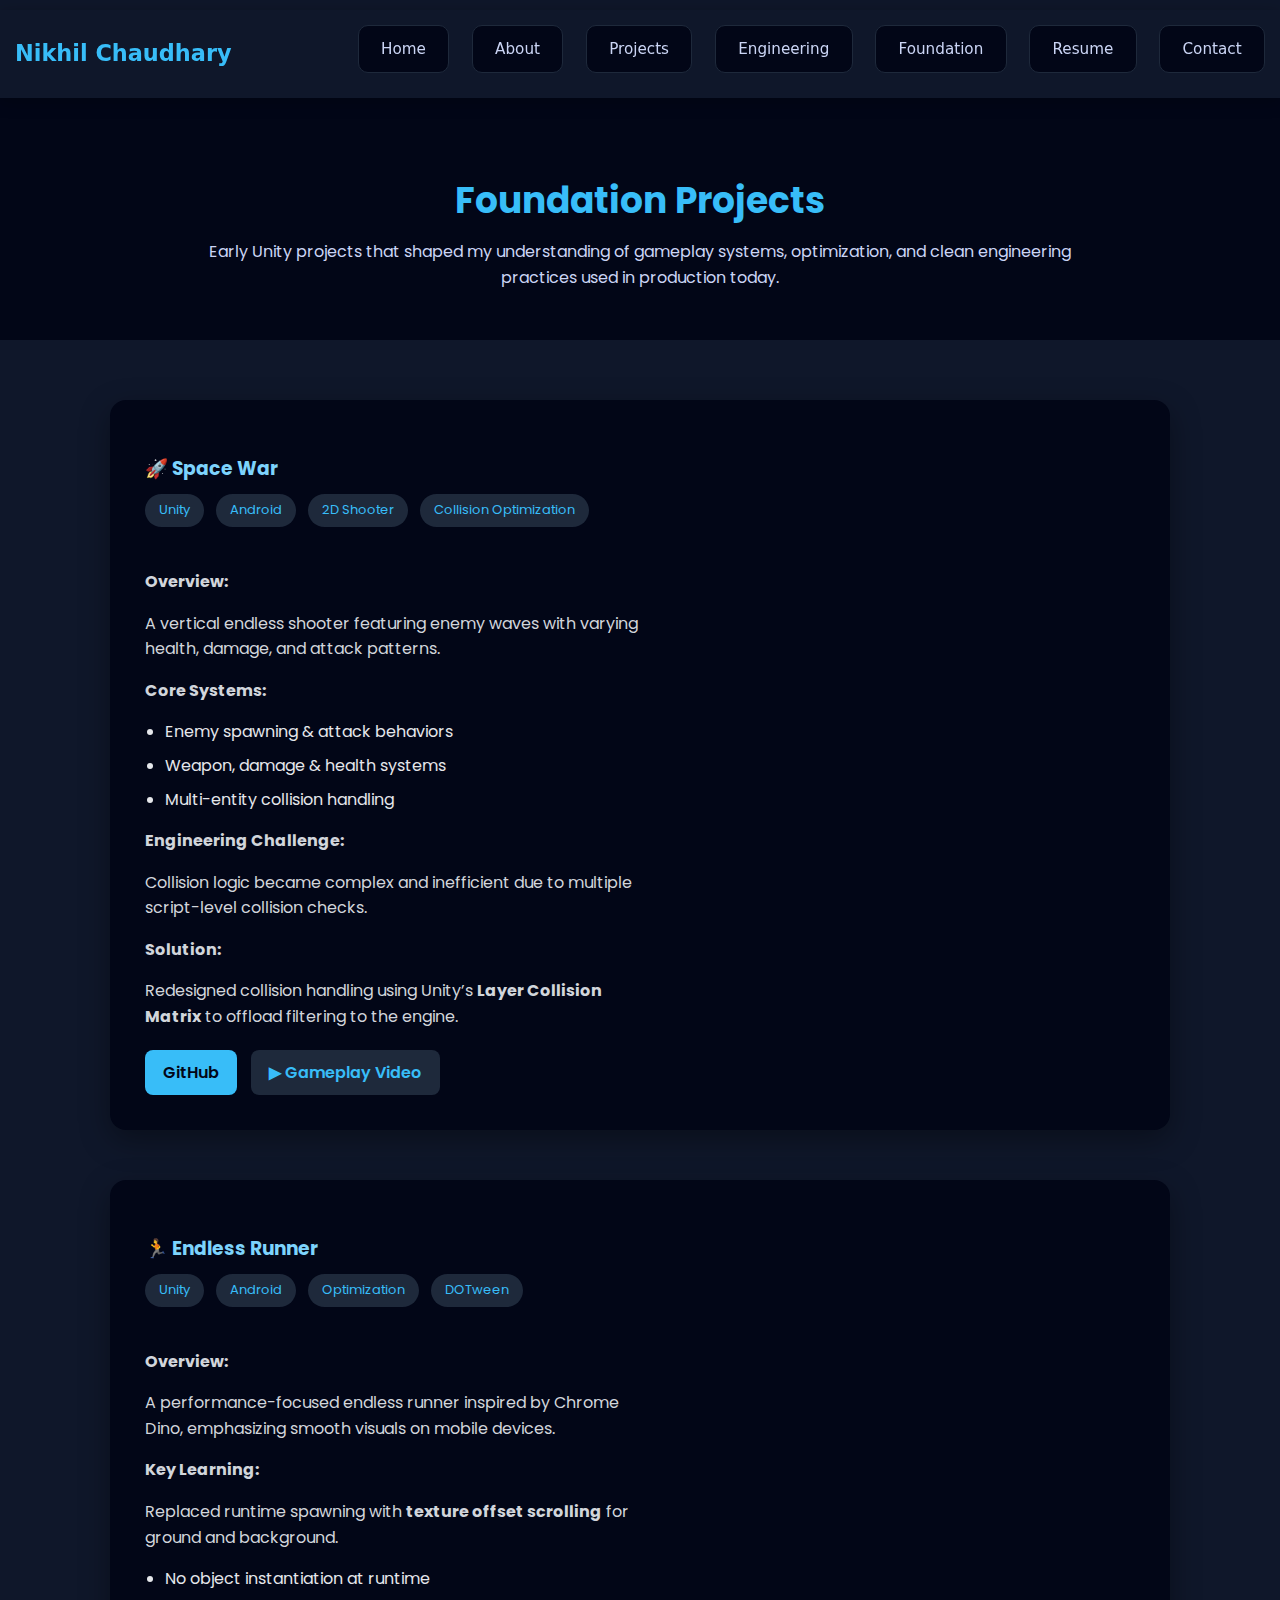
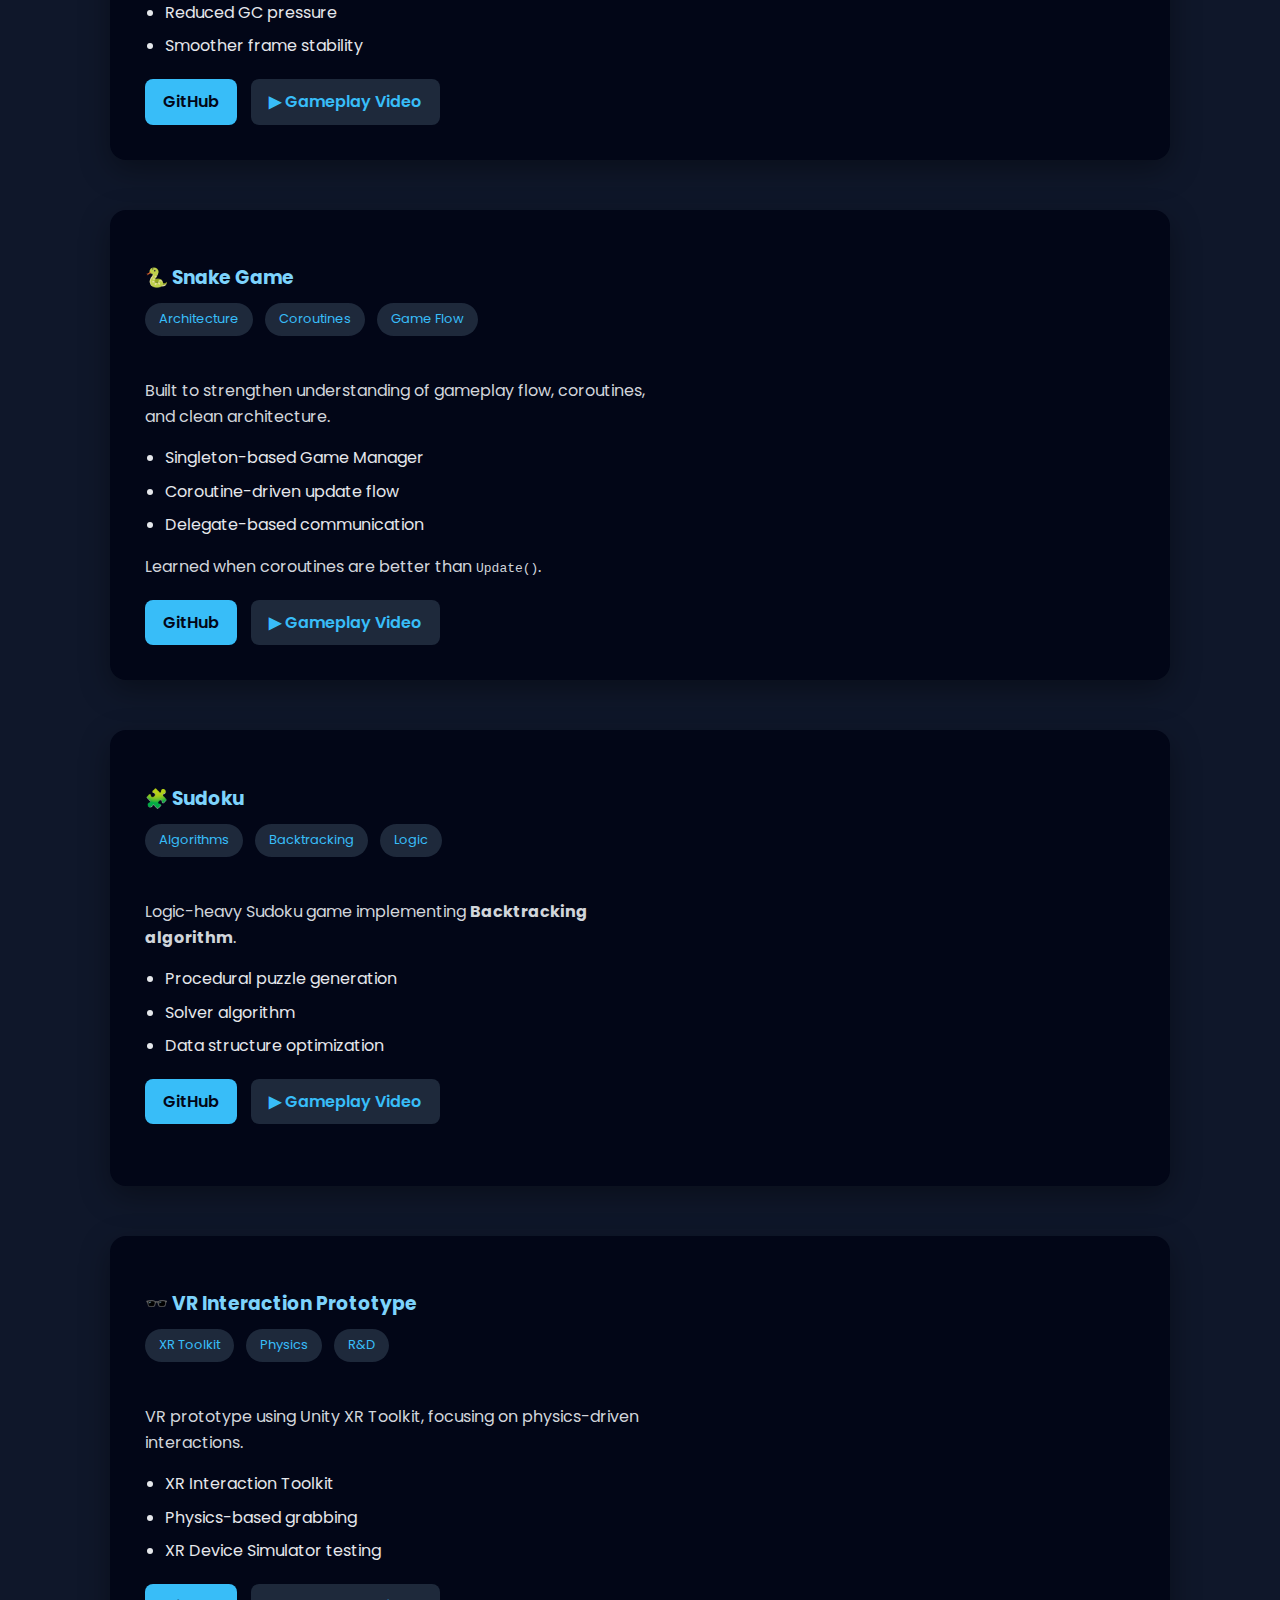
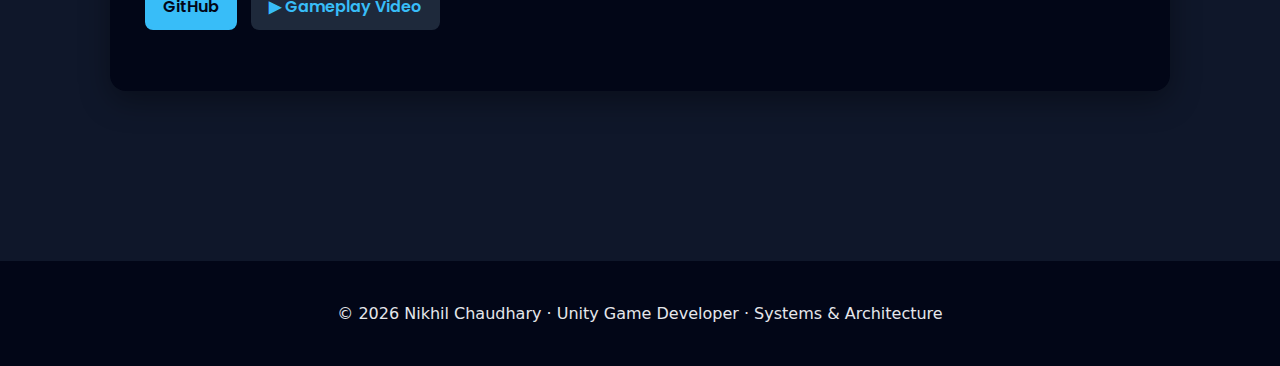
<file: case-study/foundation-projects.html>
<!-- # Foundation-Projects - Space War, Runner, Snake, Sudoku, VR -->
<!DOCTYPE html>
<html lang="en">
<head>
    <meta charset="UTF-8" />
    <title>Foundation Projects | Nikhil Chaudhary</title>
    <meta name="viewport" content="width=device-width, initial-scale=1.0"/>

    <link href="https://fonts.googleapis.com/css2?family=Poppins:wght@300;400;600;700&display=swap" rel="stylesheet">

    <style>
        /* ---------- GLOBAL ---------- */
        * {
        box-sizing: border-box;
        }

        body {
        margin: 0;
        font-family: "Segoe UI", system-ui, -apple-system, sans-serif;
        background: #0f172a;
        color: #e5e7eb;
        line-height: 1.6;
        }

        /* ================= NAVBAR ================= */
        .navbar {
        position: sticky;
        top: 0;
        width: 100%;
        background: #0f172a;
        z-index: 1000;
        box-shadow: 0 3px 16px rgba(0, 0, 0, 0.25);
        }

        .nav-container {
        max-width: 1300px;
        margin: auto;
        display: flex;
        align-items: center;
        justify-content: space-between;
        margin-top: 10px;
        padding: 15px 15px; /* UPDATED: slightly slimmer */
        }
        
        .nav-logo a {
        font-size: 1.4rem; /* UPDATED: balanced logo size */
        font-family: "Segoe UI", system-ui, -apple-system, sans-serif;
        font-weight: 700;
        color: #ffffff;
        text-decoration: none;
        }

        .nav-logo span {
        color: #38bdf8;
        }

        /* ---------- NAV LINKS ---------- */
        .nav-links {
        display: flex;
        list-style: none;
        gap: 1.4rem; /* UPDATED */
        padding: 0;
        margin: 0;
        }

        .nav-links a {
        color: #cbd5f5;
        text-decoration: none;
        font-weight: 500;
        font-size: 0.95rem; /* UPDATED: cross-platform readable */
        padding: 0.25rem 0.15rem;
        transition: color 0.2s ease;
        }

        .nav-links a:hover {
        color: #38bdf8;
        }

        /* ---------- LIST ---------- */
        .nav-links ul {
        list-style: none;
        padding: 0;
        }

        .nav-links li {
        background: #020617;
        padding: 10px 20px;
        margin-bottom: 10px;
        border-radius: 10px;
        border: 1px solid #1e293b;
        }

        /* ---------- TOGGLE ---------- */
        .nav-toggle {
        display: none;
        font-size: 1.5rem;
        color: #ffffff;
        cursor: pointer;
        background: none;
        border: none;
        }

        /* ---------- HEADER ---------- */
        header {
            padding: 50px 20px;
            background: #020617;
            text-align: center;
        }

        header h1 {
            color: #38bdf8;
            font-family: 'Poppins', system-ui, -apple-system, 'Segoe UI', Roboto, sans-serif;
            font-size: 36px;
            margin-bottom: 10px;
        }

        header p {
            color: #cbd5f5;
            font-family: 'Poppins', system-ui, -apple-system, 'Segoe UI', Roboto, sans-serif;
            max-width: 900px;
            margin: auto;
            
        }

        .container {
            max-width: 1100px;
            margin: auto;
            padding: 60px 20px;
        }

        /* ---------- PROJECTS & TAGS ---------- */
        .project {
            background: #020617;
            font-family: 'Poppins', sans-serif;
            border-radius: 16px;
            padding: 35px;
            margin-bottom: 50px;
            box-shadow: 0 10px 30px rgba(0,0,0,0.35);
        }

        .project h3 {
            color: #7dd3fc;
            margin-bottom: 10px;
        }

        .tags {
            margin-bottom: 15px;
        }

        .tag {
            display: inline-block;
            background: #1e293b;
            color: #38bdf8;
            padding: 6px 14px;
            border-radius: 20px;
            font-size: 13px;
            margin-right: 8px;
            margin-bottom: 6px;
        }

        .project-content {
            display: grid;
            grid-template-columns: 1.1fr 1fr;
            gap: 30px;
            margin-top: 20px;
        }

        @media (max-width: 900px) {
            .project-content {
                grid-template-columns: 1fr;
            }
        }

        p {
            color: #d1d5db;
        }

        ul {
            padding-left: 20px;
        }

        li {
            margin-bottom: 8px;
        }

        iframe {
            width: 100%;
            height: 260px;
            border-radius: 12px;
            border: none;
        }

        .buttons {
            margin-top: 20px;
        }

        .btn {
            display: inline-block;
            background: #38bdf8;
            color: #020617;
            padding: 10px 18px;
            border-radius: 8px;
            font-weight: 600;
            text-decoration: none;
            margin-right: 10px;
        }

        .btn.secondary {
            background: #1e293b;
            color: #38bdf8;
        }

        /* ================= MOBILE NAV ================= */
        @media (max-width: 1200px) {
        .nav-links {
            position: absolute;
            top: 56px; /* UPDATED: matches reduced navbar */
            right: 12px;
            background: #020617;
            flex-direction: column;
            width: 210px;
            padding: 0.8rem;
            display: none;
            border-radius: 8px;
            box-shadow: 0 12px 30px rgba(0, 0, 0, 0.4);
        }

        .nav-links.active {
            display: flex;
        }

        .nav-links a {
            padding: 0.55rem 0.4rem;
            font-size: 0.95rem;
        }

        .nav-toggle {
            display: block;
        }

        .hero h1 {
            font-size: 2.2rem;
        }

        .hero h2 {
            font-size: 1.1rem;
        }
        }

        /* ---------- SCROLL SHADOW ---------- */
        .navbar.scroll-shadow {
        box-shadow: 0 8px 20px rgba(0, 0, 0, 0.4);
        transition: box-shadow 0.3s ease;
        }
        
        /* Global Navbar Header */
        .site-header {
            padding: 20px 60px;
            background: #020617;
            display: flex;
            justify-content: space-between;
            align-items: center;
        }

        .site-header h1 {
            color: #38bdf8;
            font-size: 22px;
        }

        .site-header nav a {
            color: #cbd5f5;
            margin-left: 20px;
            text-decoration: none;
            font-weight: 500;
        }

        .site-header nav a:hover,
        .site-header nav a.active {
            color: #38bdf8;
        }

        /* Page Intro Header */
        .page-header {
            padding: 50px 20px;
            background: #020617;
            text-align: center;
        }
        
        /* ---------- FOOTER ---------- */
        footer {
        text-align: center;
        padding: 40px 20px;
        background: #020617;
        margin-top: 60px;
        }

        footer a {
        color: #38bdf8;
        text-decoration: none;
        }

        footer a:hover {
        text-decoration: underline;
        }
    </style>
</head>

<body>

<!-- ================= NAVBAR ================= -->
<nav class="navbar" role="navigation" aria-label="Main navigation">
    <div class="nav-container">

        <div class="nav-logo">
            <a href="../index.html"><span>Nikhil Chaudhary</span></a>
        </div>

        <ul class="nav-links" id="navLinks">
            <li><a href="../index.html">Home</a></li>
            <li><a href="../about.html">About</a></li>
            <li><a href="../projects.html">Projects</a></li>
            <li><a href="../engineering.html">Engineering</a></li>
            <li><a href="foundation-projects.html">Foundation</a></li>
            <li><a href="../resume.html">Resume</a></li>
            <li><a href="../contact.html" class="nav-cta">Contact</a></li>
        </ul>

        <button class="nav-toggle" id="navToggle" aria-label="Toggle menu">
            ☰
        </button>
    </div>
</nav>

<!-- ===== Page Intro Header ===== -->
<header class="page-header">
    <h1>Foundation Projects</h1>
    <p>
        Early Unity projects that shaped my understanding of gameplay systems,
        optimization, and clean engineering practices used in production today.
    </p>
</header>

<div class="container">
<!-- ================= SPACE WAR ================= -->
<div class="project">
    <h3>🚀 Space War</h3>
    <div class="tags">
        <span class="tag">Unity</span>
        <span class="tag">Android</span>
        <span class="tag">2D Shooter</span>
        <span class="tag">Collision Optimization</span>
    </div>

    <div class="project-content">
        <div>
            <p><strong>Overview:</strong></p>
            <p>
                A vertical endless shooter featuring enemy waves with
                varying health, damage, and attack patterns.
            </p>

            <p><strong>Core Systems:</strong></p>
            <ul>
                <li>Enemy spawning & attack behaviors</li>
                <li>Weapon, damage & health systems</li>
                <li>Multi-entity collision handling</li>
            </ul>

            <p><strong>Engineering Challenge:</strong></p>
            <p>
                Collision logic became complex and inefficient due to
                multiple script-level collision checks.
            </p>

            <p><strong>Solution:</strong></p>
            <p>
                Redesigned collision handling using Unity’s
                <strong>Layer Collision Matrix</strong> to offload filtering to the engine.
            </p>

            <div class="buttons">
                <a href="https://github.com/NikhilChaudhary285/Space-War"
                    class="btn"
                    target="_blank">
                    GitHub
                </a>

                <a href="https://drive.google.com/file/d/1k66tYQfXYUDZgQfcYW42ZFQvEHl8jcW5/view"
                   class="btn secondary" target="_blank">▶ Gameplay Video</a>
            </div>
        </div>

        <div>
            <iframe src="https://drive.google.com/file/d/1k66tYQfXYUDZgQfcYW42ZFQvEHl8jcW5/preview"
                    allowfullscreen loading="lazy"></iframe>
        </div>
    </div>
</div>

<!-- ================= ENDLESS RUNNER ================= -->
<div class="project">
    <h3>🏃 Endless Runner</h3>
    <div class="tags">
        <span class="tag">Unity</span>
        <span class="tag">Android</span>
        <span class="tag">Optimization</span>
        <span class="tag">DOTween</span>
    </div>

    <div class="project-content">
        <div>
            <p><strong>Overview:</strong></p>
            <p>
                A performance-focused endless runner inspired by Chrome Dino,
                emphasizing smooth visuals on mobile devices.
            </p>

            <p><strong>Key Learning:</strong></p>
            <p>
                Replaced runtime spawning with
                <strong>texture offset scrolling</strong>
                for ground and background.
            </p>

            <ul>
                <li>No object instantiation at runtime</li>
                <li>Reduced GC pressure</li>
                <li>Smoother frame stability</li>
            </ul>

            <div class="buttons">
                <a href="https://github.com/NikhilChaudhary285/Runner-Game"
                    class="btn"
                    target="_blank">
                    GitHub
                </a>

                <a href="https://drive.google.com/file/d/1kg0d0onaqjeXEH0_5EgZP55r8CgbN29a/view"
                   class="btn secondary" target="_blank">▶ Gameplay Video</a>
            </div>
        </div>

        <div>
            <iframe src="https://drive.google.com/file/d/1kg0d0onaqjeXEH0_5EgZP55r8CgbN29a/preview"
                    allowfullscreen loading="lazy"></iframe>
        </div>
    </div>
</div>

<!-- ================= SNAKE ================= -->
<div class="project">
    <h3>🐍 Snake Game</h3>
    <div class="tags">
        <span class="tag">Architecture</span>
        <span class="tag">Coroutines</span>
        <span class="tag">Game Flow</span>
    </div>

    <div class="project-content">
        <div>
            <p>
                Built to strengthen understanding of
                gameplay flow, coroutines, and clean architecture.
            </p>

            <ul>
                <li>Singleton-based Game Manager</li>
                <li>Coroutine-driven update flow</li>
                <li>Delegate-based communication</li>
            </ul>

            <p>
                Learned when coroutines are better than <code>Update()</code>.
            </p>

            <div class="buttons">
                <a href="https://github.com/NikhilChaudhary285/SnakeGame"
                    class="btn"
                    target="_blank">
                    GitHub
                </a>

                <a href="https://drive.google.com/file/d/1yCiS07_-4VxVl1l8VBO8_YTlKFVZ_5rm/view"
                   class="btn secondary" target="_blank">▶ Gameplay Video</a>
            </div>
        </div>

        <div>
            <iframe src="https://drive.google.com/file/d/1yCiS07_-4VxVl1l8VBO8_YTlKFVZ_5rm/preview"
                    allowfullscreen loading="lazy"></iframe>
        </div>
    </div>
</div>

<!-- ================= SUDOKU ================= -->
<div class="project">
    <h3>🧩 Sudoku</h3>
    <div class="tags">
        <span class="tag">Algorithms</span>
        <span class="tag">Backtracking</span>
        <span class="tag">Logic</span>
    </div>

    <div class="project-content">
        <div>
            <p>
                Logic-heavy Sudoku game implementing
                <strong>Backtracking algorithm</strong>.
            </p>

            <ul>
                <li>Procedural puzzle generation</li>
                <li>Solver algorithm</li>
                <li>Data structure optimization</li>
            </ul>

            <div class="buttons">
                <a href="https://github.com/NikhilChaudhary285/SudokuGame"
                    class="btn"
                    target="_blank">
                    GitHub
                </a>

                <a href="https://drive.google.com/file/d/1syy-C9bjcwzm820rz_6plL83aGWlJivf/view"
                   class="btn secondary" target="_blank">▶ Gameplay Video</a>
            </div>
        </div>

        <div>
            <iframe src="https://drive.google.com/file/d/1syy-C9bjcwzm820rz_6plL83aGWlJivf/preview"
                    allowfullscreen loading="lazy"></iframe>
        </div>
    </div>
</div>

<!-- ================= VR ================= -->
<div class="project">
    <h3>🕶️ VR Interaction Prototype</h3>
    <div class="tags">
        <span class="tag">XR Toolkit</span>
        <span class="tag">Physics</span>
        <span class="tag">R&D</span>
    </div>

    <div class="project-content">
        <div>
            <p>
                VR prototype using Unity XR Toolkit,
                focusing on physics-driven interactions.
            </p>

            <ul>
                <li>XR Interaction Toolkit</li>
                <li>Physics-based grabbing</li>
                <li>XR Device Simulator testing</li>
            </ul>

            <div class="buttons">
                <a href="https://github.com/NikhilChaudhary285/VR-Interaction-Prototype---XR"
                    class="btn"
                    target="_blank">
                    GitHub
                </a>

                <a href="https://drive.google.com/file/d/1HvQZrKMXPl3q5Gp1Py6YsQDbEOaQndlR/view"
                   class="btn secondary" target="_blank">▶ Gameplay Video</a>
            </div>
        </div>

        <div>
            <iframe src="https://drive.google.com/file/d/1HvQZrKMXPl3q5Gp1Py6YsQDbEOaQndlR/preview"
                    allowfullscreen loading="lazy"></iframe>
        </div>
    </div>
</div>

</div>

<footer>
    © 2026 Nikhil Chaudhary · Unity Game Developer · Systems & Architecture
</footer>
 <!-- JS -->
    <script src="../js/main.js"></script>
</body>
</html>
</file>
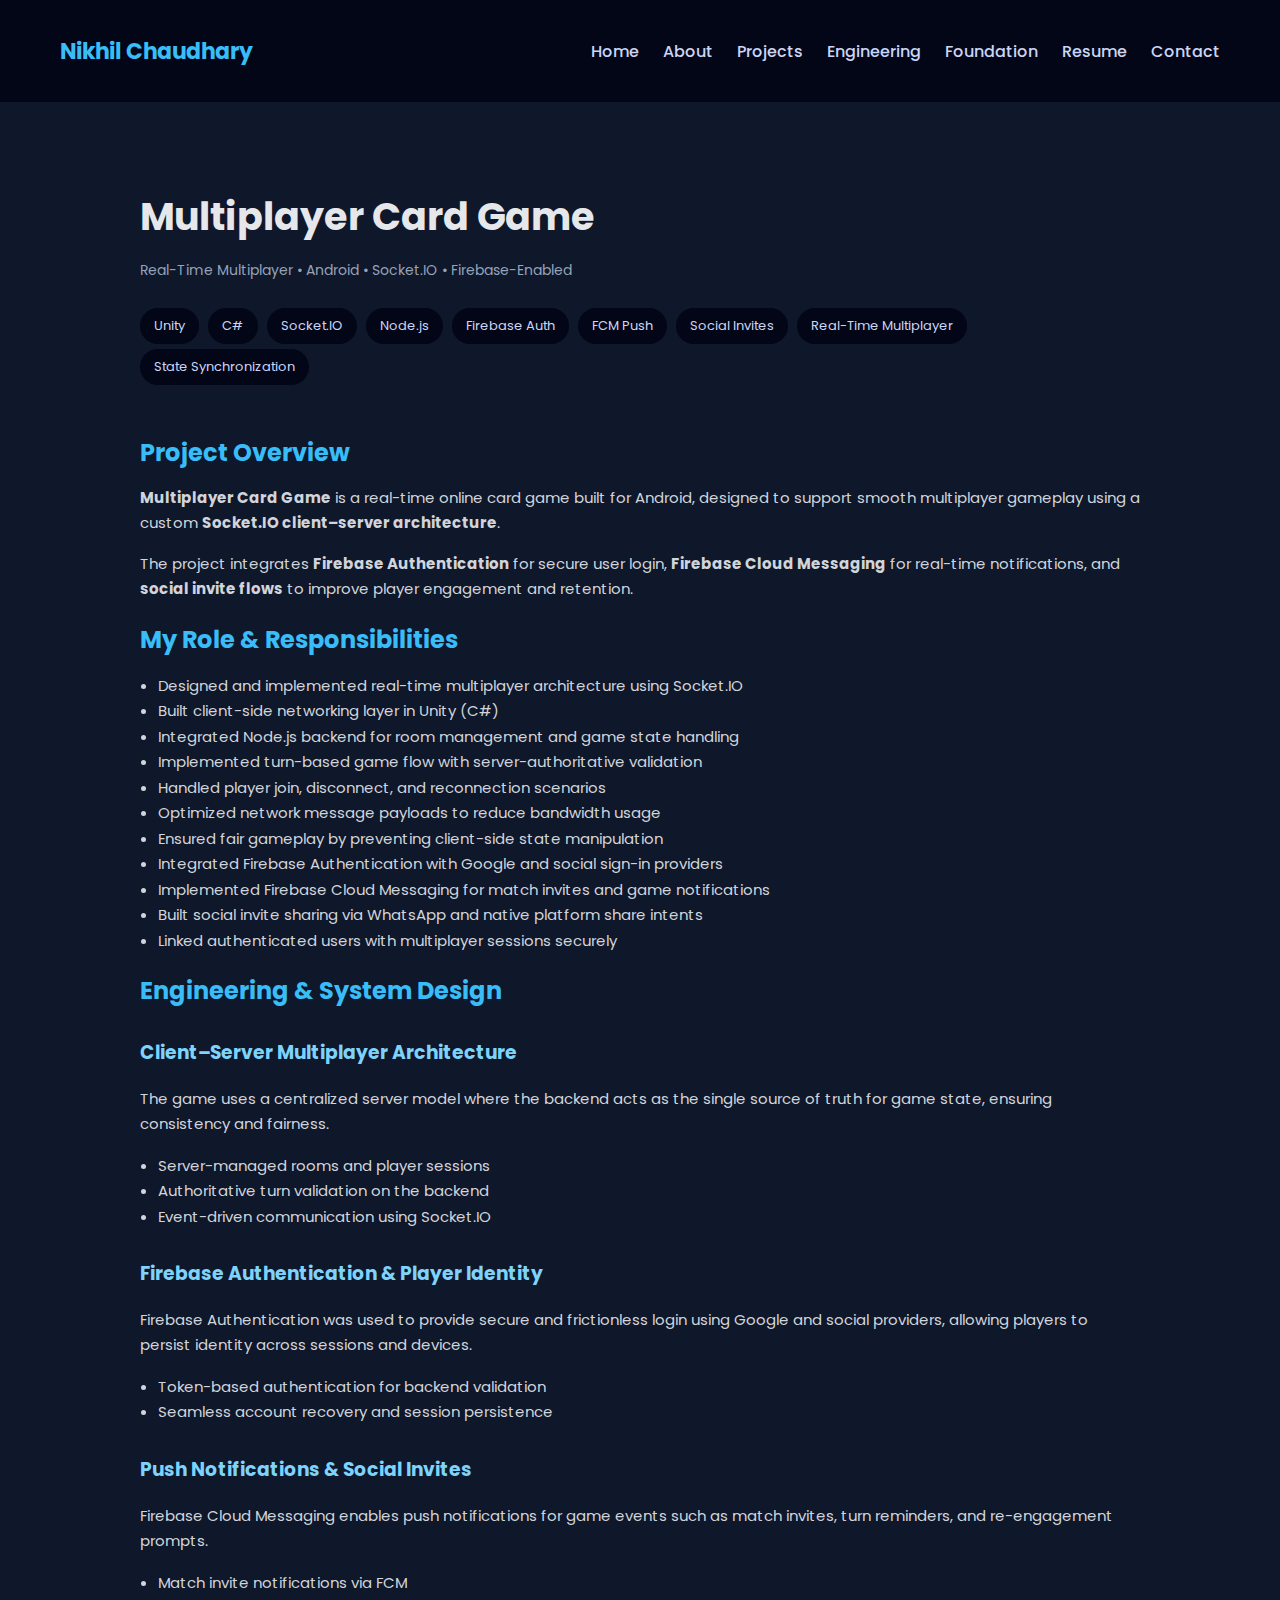
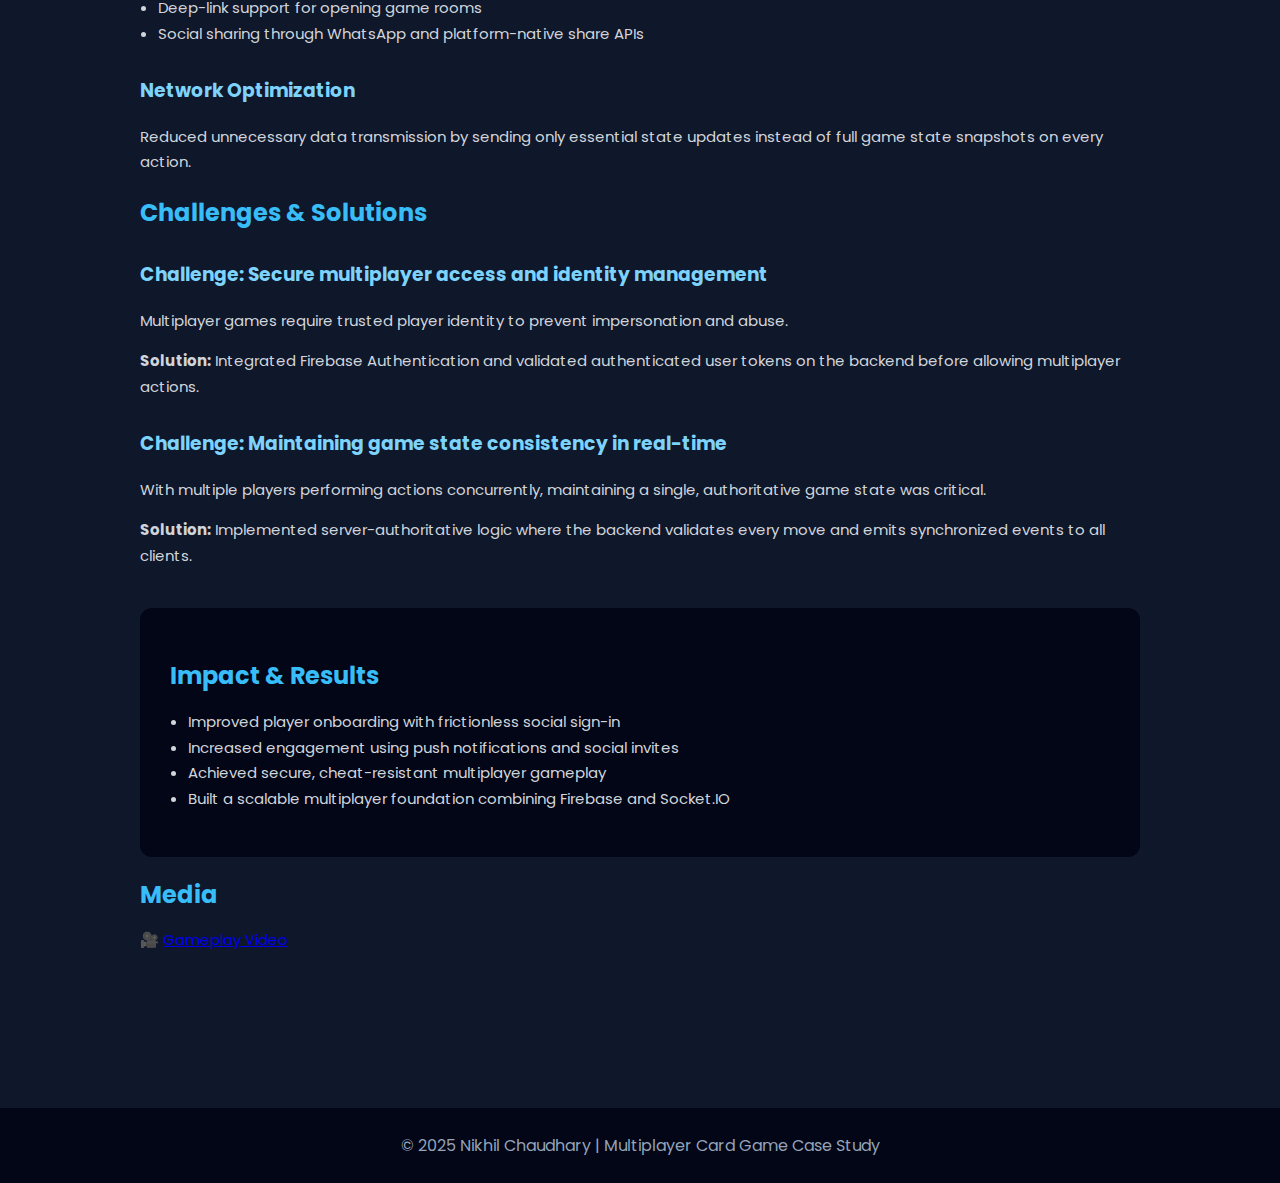
<file: case-study/multiplayer-card-game.html>
<!-- # Second Project -->
<!DOCTYPE html>
<html lang="en">
<head>
    <meta charset="UTF-8" />
    <meta name="viewport" content="width=device-width, initial-scale=1.0"/>
    <title>Multiplayer Card Game | Case Study</title>

    <link href="https://fonts.googleapis.com/css2?family=Poppins:wght@300;400;600;700&display=swap" rel="stylesheet">

    <style>
        body {
            margin: 0;
            font-family: 'Poppins', sans-serif;
            background: #0f172a;
            color: #e5e7eb;
        }

        header {
            padding: 20px 60px;
            background: #020617;
            display: flex;
            justify-content: space-between;
            align-items: center;
        }

        header h1 {
            color: #38bdf8;
            font-size: 22px;
        }

        nav a {
            color: #cbd5f5;
            margin-left: 20px;
            text-decoration: none;
            font-weight: 500;
        }

        nav a:hover {
            color: #38bdf8;
        }

        .container {
            max-width: 1000px;
            margin: auto;
            padding: 60px 20px;
        }

        h2 {
            color: #38bdf8;
            margin-bottom: 10px;
        }

        h3 {
            color: #7dd3fc;
            margin-top: 30px;
        }

        p, li {
            color: #d1d5db;
            line-height: 1.7;
            font-size: 15px;
        }

        ul {
            padding-left: 18px;
        }

        .hero {
            margin-bottom: 50px;
        }

        .hero h1 {
            font-size: 38px;
            margin-bottom: 10px;
        }

        .meta {
            color: #94a3b8;
            font-size: 14px;
            margin-bottom: 20px;
        }

        .badge {
            display: inline-block;
            background: #020617;
            padding: 8px 14px;
            border-radius: 20px;
            margin: 5px 5px 0 0;
            font-size: 13px;
            color: #cbd5f5;
        }

        .impact {
            background: #020617;
            padding: 30px;
            border-radius: 12px;
            margin-top: 40px;
        }

        footer {
            margin-top: 80px;
            padding: 25px;
            background: #020617;
            color: #94a3b8;
            text-align: center;
        }
    </style>
</head>

<body>

<header>
    <h1>Nikhil Chaudhary</h1>
    <nav>
        <a href="../index.html">Home</a>
        <a href="../about.html">About</a>
        <a href="../projects.html">Projects</a>
        <a href="../engineering.html">Engineering</a>
        <a href="foundation-projects.html">Foundation</a>
        <a href="../resume.html">Resume</a>
        <a href="../contact.html">Contact</a>
    </nav>
</header>

<div class="container">

    <!-- HERO -->
    <section class="hero">
        <h1>Multiplayer Card Game</h1>
        <p class="meta">
            Real-Time Multiplayer • Android • Socket.IO • Firebase-Enabled
        </p>

        <span class="badge">Unity</span>
        <span class="badge">C#</span>
        <span class="badge">Socket.IO</span>
        <span class="badge">Node.js</span>
        <span class="badge">Firebase Auth</span>
        <span class="badge">FCM Push</span>
        <span class="badge">Social Invites</span>
        <span class="badge">Real-Time Multiplayer</span>
        <span class="badge">State Synchronization</span>
    </section>

    <!-- OVERVIEW -->
    <section>
        <h2>Project Overview</h2>
        <p>
            <strong>Multiplayer Card Game</strong> is a real-time online card game built for Android,
            designed to support smooth multiplayer gameplay using a custom
            <strong>Socket.IO client–server architecture</strong>.
        </p>
        <p>
            The project integrates <strong>Firebase Authentication</strong> for secure user login,
            <strong>Firebase Cloud Messaging</strong> for real-time notifications, and
            <strong>social invite flows</strong> to improve player engagement and retention.
        </p>
    </section>

    <!-- ROLE -->
    <section>
        <h2>My Role & Responsibilities</h2>
        <ul>
            <li>Designed and implemented real-time multiplayer architecture using Socket.IO</li>
            <li>Built client-side networking layer in Unity (C#)</li>
            <li>Integrated Node.js backend for room management and game state handling</li>
            <li>Implemented turn-based game flow with server-authoritative validation</li>
            <li>Handled player join, disconnect, and reconnection scenarios</li>
            <li>Optimized network message payloads to reduce bandwidth usage</li>
            <li>Ensured fair gameplay by preventing client-side state manipulation</li>

            <!-- Firebase Additions -->
            <li>Integrated Firebase Authentication with Google and social sign-in providers</li>
            <li>Implemented Firebase Cloud Messaging for match invites and game notifications</li>
            <li>Built social invite sharing via WhatsApp and native platform share intents</li>
            <li>Linked authenticated users with multiplayer sessions securely</li>
        </ul>
    </section>

    <!-- ENGINEERING -->
    <section>
        <h2>Engineering & System Design</h2>

        <h3>Client–Server Multiplayer Architecture</h3>
        <p>
            The game uses a centralized server model where the backend acts as the single source
            of truth for game state, ensuring consistency and fairness.
        </p>
        <ul>
            <li>Server-managed rooms and player sessions</li>
            <li>Authoritative turn validation on the backend</li>
            <li>Event-driven communication using Socket.IO</li>
        </ul>

        <h3>Firebase Authentication & Player Identity</h3>
        <p>
            Firebase Authentication was used to provide secure and frictionless login
            using Google and social providers, allowing players to persist identity
            across sessions and devices.
        </p>
        <ul>
            <li>Token-based authentication for backend validation</li>
            <li>Seamless account recovery and session persistence</li>
        </ul>

        <h3>Push Notifications & Social Invites</h3>
        <p>
            Firebase Cloud Messaging enables push notifications for game events such as
            match invites, turn reminders, and re-engagement prompts.
        </p>
        <ul>
            <li>Match invite notifications via FCM</li>
            <li>Deep-link support for opening game rooms</li>
            <li>Social sharing through WhatsApp and platform-native share APIs</li>
        </ul>

        <h3>Network Optimization</h3>
        <p>
            Reduced unnecessary data transmission by sending only essential state updates
            instead of full game state snapshots on every action.
        </p>
    </section>

    <!-- CHALLENGES -->
    <section>
        <h2>Challenges & Solutions</h2>

        <h3>Challenge: Secure multiplayer access and identity management</h3>
        <p>
            Multiplayer games require trusted player identity to prevent impersonation
            and abuse.
        </p>
        <p>
            <strong>Solution:</strong> Integrated Firebase Authentication and validated
            authenticated user tokens on the backend before allowing multiplayer actions.
        </p>

        <h3>Challenge: Maintaining game state consistency in real-time</h3>
        <p>
            With multiple players performing actions concurrently, maintaining a single,
            authoritative game state was critical.
        </p>
        <p>
            <strong>Solution:</strong> Implemented server-authoritative logic where the backend
            validates every move and emits synchronized events to all clients.
        </p>
    </section>

    <!-- IMPACT -->
    <section class="impact">
        <h2>Impact & Results</h2>
        <ul>
            <li>Improved player onboarding with frictionless social sign-in</li>
            <li>Increased engagement using push notifications and social invites</li>
            <li>Achieved secure, cheat-resistant multiplayer gameplay</li>
            <li>Built a scalable multiplayer foundation combining Firebase and Socket.IO</li>
        </ul>
    </section>

    <!-- MEDIA -->
    <section>
    <h2>Media</h2>
        <p>🎥 <a href="https://drive.google.com/file/d/1qN2d6zHONrlRwKGGro0xoBqKicwFMzhH/view?usp=sharing" target="_blank">Gameplay Video</a></p>
    </section>

</div>

<footer>
    © 2025 Nikhil Chaudhary | Multiplayer Card Game Case Study
</footer>

</body>
</html>
</file>
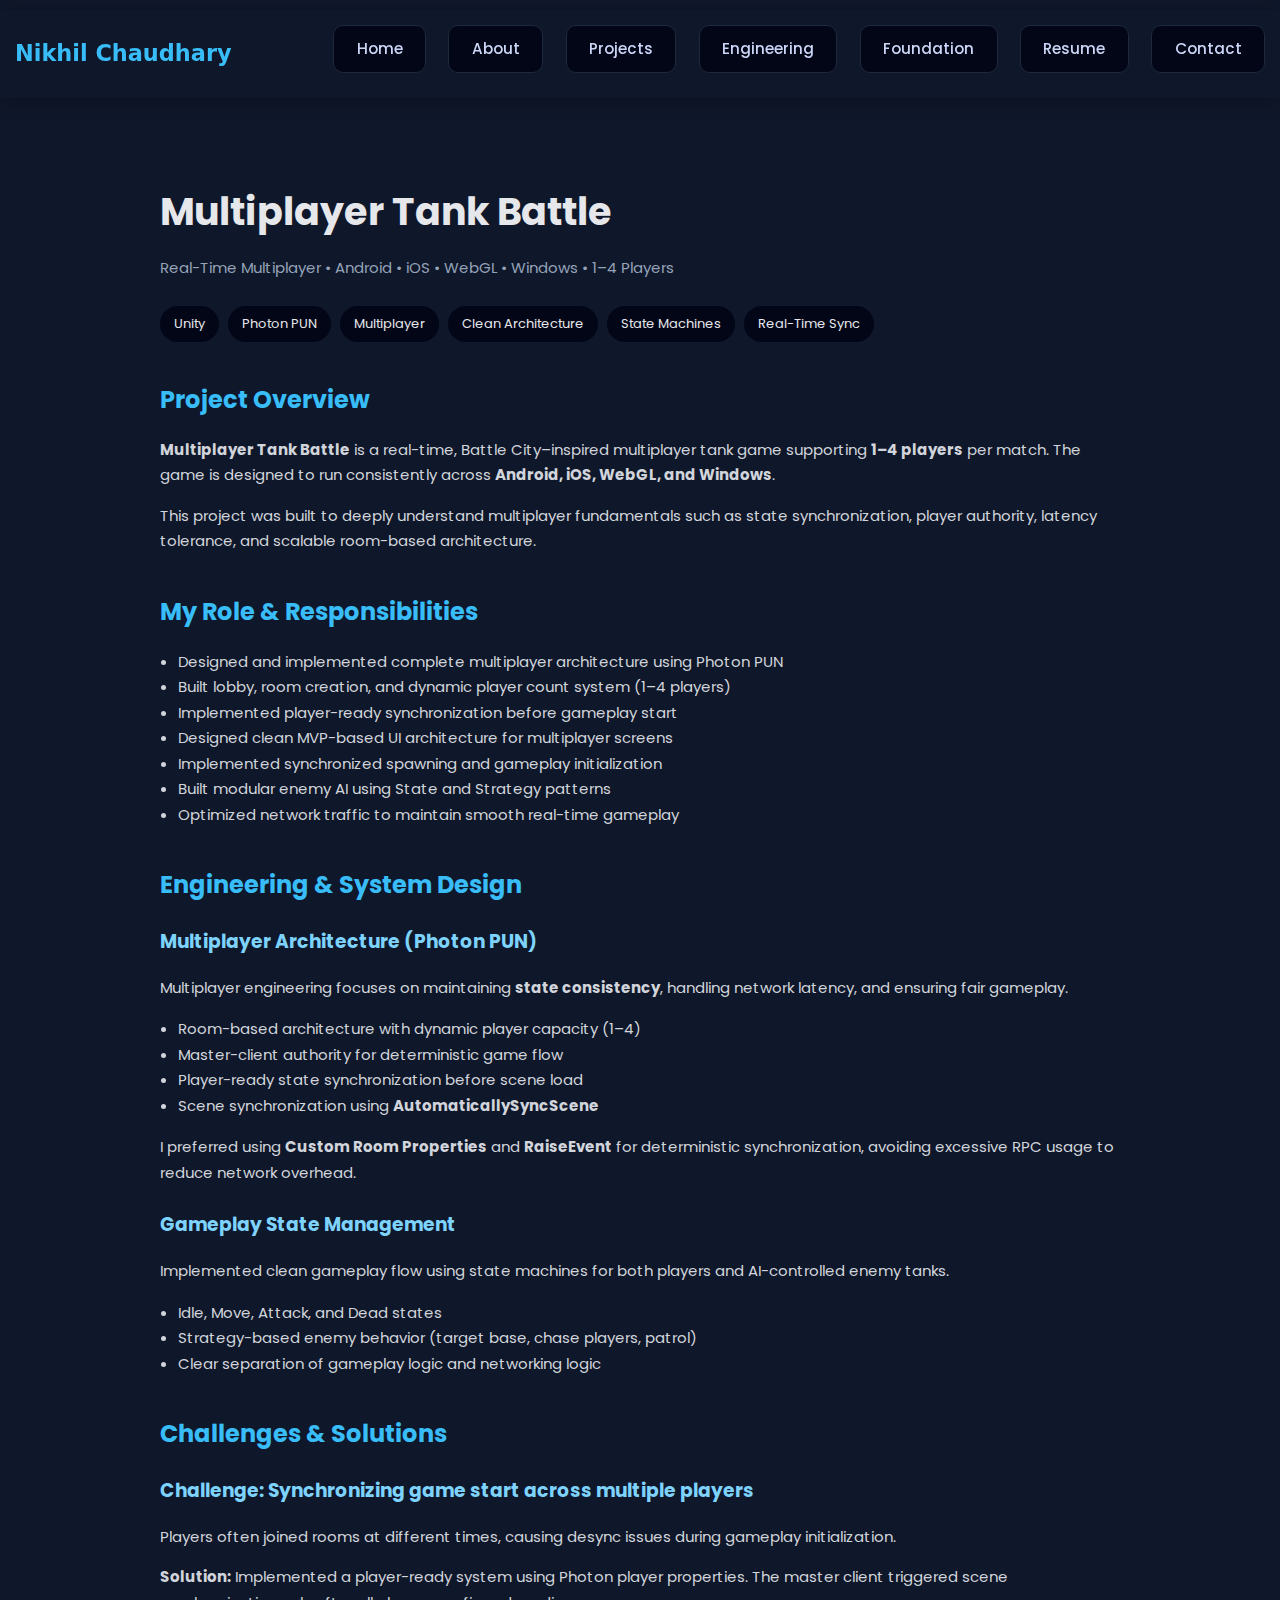
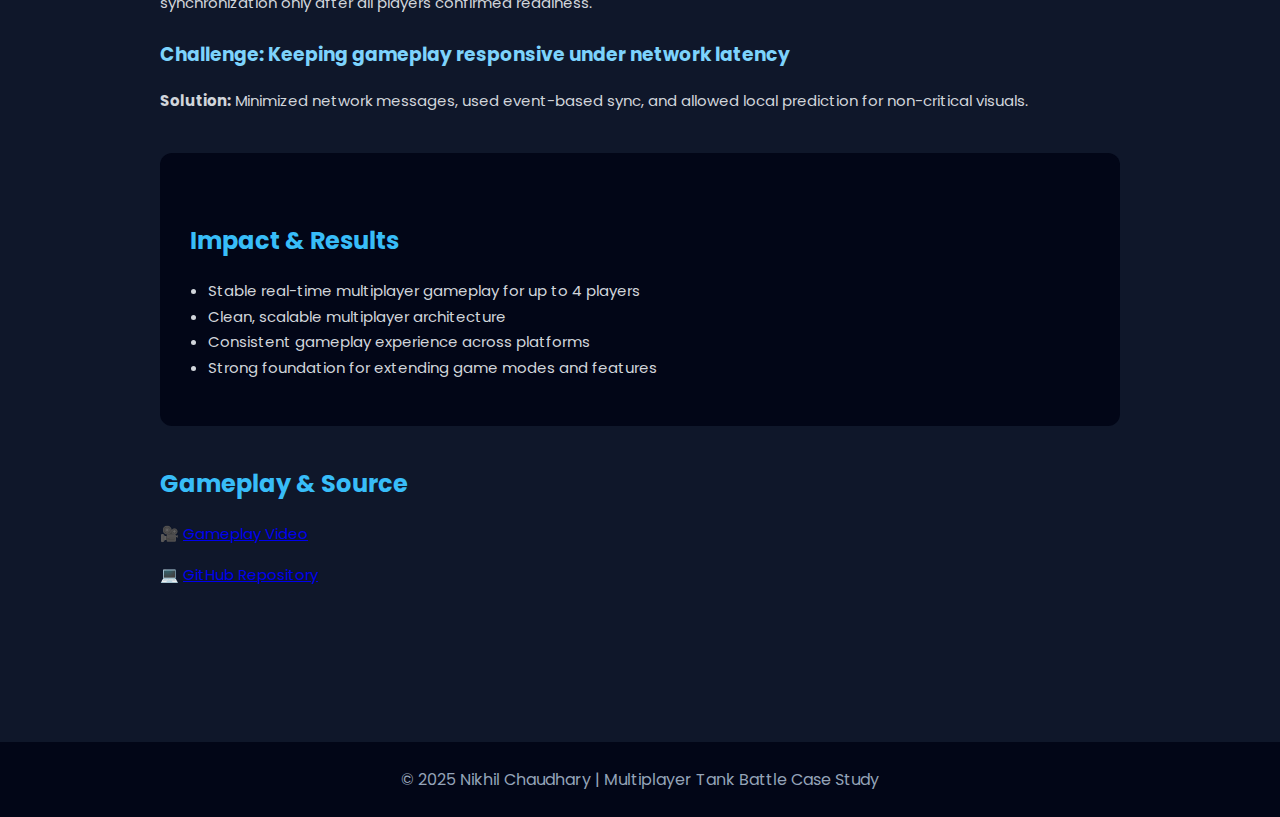
<file: case-study/multiplayer-tank-battle.html>
<!-- # Fifth Project -->
<!DOCTYPE html>
<html lang="en">
<head>
    <meta charset="UTF-8" />
    <meta name="viewport" content="width=device-width, initial-scale=1.0"/>
    <title>Multiplayer Tank Battle | Case Study</title>

    <link href="https://fonts.googleapis.com/css2?family=Poppins:wght@300;400;600;700&display=swap" rel="stylesheet">
    <style>
        /* ---------- GLOBAL ---------- */
        * {
        box-sizing: border-box;
        }
        body { margin:0; font-family:'Poppins',sans-serif; background:#0f172a; color:#e5e7eb; }
        
        /* ---------- HEADER & TAGS ---------- */
        header { padding:20px 60px; background:#020617; display:flex; justify-content:space-between; align-items:center; }
        header h1 { color:#38bdf8; font-size:22px; }
        .container { max-width:1000px; margin:auto; padding:60px 20px; }
        .hero h1 { font-size:38px; margin-bottom:10px; }
        .meta { color:#94a3b8; margin-bottom:20px; }

        .badge { display:inline-block; background:#020617; padding:8px 14px; border-radius:20px; margin:5px 5px 0 0; font-size:13px; }
        
        h2 { color:#38bdf8; margin-top:40px; }
        h3 { color:#7dd3fc; margin-top:25px; }
        p, li { color:#d1d5db; line-height:1.7; font-size:15px; }
        ul { padding-left:18px; }

        /* ================= NAVBAR ================= */
        .navbar {
        position: sticky;
        top: 0;
        width: 100%;
        background: #0f172a;
        z-index: 1000;
        box-shadow: 0 3px 16px rgba(0, 0, 0, 0.25);
        }

        .nav-container {
        max-width: 1300px;
        margin: auto;
        display: flex;
        align-items: center;
        justify-content: space-between;
        margin-top: 10px;
        padding: 15px 15px; /* UPDATED: slightly slimmer */
        }
        
        .nav-logo a {
        font-size: 1.4rem; /* UPDATED: balanced logo size */
        font-family: "Segoe UI", system-ui, -apple-system, sans-serif;
        font-weight: 700;
        color: #ffffff;
        text-decoration: none;
        }

        .nav-logo span {
        color: #38bdf8;
        }

        /* ---------- NAV LINKS ---------- */
        .nav-links {
        display: flex;
        list-style: none;
        gap: 1.4rem; /* UPDATED */
        padding: 0;
        margin: 0;
        }

        .nav-links a {
        color: #cbd5f5;
        text-decoration: none;
        font-weight: 500;
        font-size: 0.95rem; /* UPDATED: cross-platform readable */
        padding: 0.25rem 0.15rem;
        transition: color 0.2s ease;
        }

        .nav-links a:hover {
        color: #38bdf8;
        }

        /* ---------- LIST ---------- */
        .nav-links ul {
        list-style: none;
        padding: 0;
        }

        .nav-links li {
        background: #020617;
        padding: 10px 20px;
        margin-bottom: 10px;
        border-radius: 10px;
        border: 1px solid #1e293b;
        }

        /* ---------- TOGGLE ---------- */
        .nav-toggle {
        display: none;
        font-size: 1.5rem;
        color: #ffffff;
        cursor: pointer;
        background: none;
        border: none;
        }

        /* ================= MOBILE NAV ================= */
        @media (max-width: 1200px) {
        .nav-links {
            position: absolute;
            top: 56px; /* UPDATED: matches reduced navbar */
            right: 12px;
            background: #020617;
            flex-direction: column;
            width: 210px;
            padding: 0.8rem;
            display: none;
            border-radius: 8px;
            box-shadow: 0 12px 30px rgba(0, 0, 0, 0.4);
        }

        .nav-links.active {
            display: flex;
        }

        .nav-links a {
            padding: 0.55rem 0.4rem;
            font-size: 0.95rem;
        }

        .nav-toggle {
            display: block;
        }

        .hero h1 {
            font-size: 2.2rem;
        }

        .hero h2 {
            font-size: 1.1rem;
        }
        }

        /* ---------- SCROLL SHADOW ---------- */
        .navbar.scroll-shadow {
        box-shadow: 0 8px 20px rgba(0, 0, 0, 0.4);
        transition: box-shadow 0.3s ease;
        }
        
        /* Global Navbar Header */
        .site-header {
            padding: 20px 60px;
            background: #020617;
            display: flex;
            justify-content: space-between;
            align-items: center;
        }

        .site-header h1 {
            color: #38bdf8;
            font-size: 22px;
        }

        .site-header nav a {
            color: #cbd5f5;
            margin-left: 20px;
            text-decoration: none;
            font-weight: 500;
        }

        .site-header nav a:hover,
        .site-header nav a.active {
            color: #38bdf8;
        }

        /* ---------- FOOTER ---------- */
        .impact { background:#020617; padding:30px; border-radius:12px; margin-top:40px; }
        footer { margin-top:80px; padding:25px; background:#020617; color:#94a3b8; text-align:center; }
    </style>
</head>

<body>

<!-- ================= NAVBAR ================= -->
<nav class="navbar" role="navigation" aria-label="Main navigation">
    <div class="nav-container">

        <div class="nav-logo">
            <a href="../index.html"><span>Nikhil Chaudhary</span></a>
        </div>

        <ul class="nav-links" id="navLinks">
            <li><a href="../index.html">Home</a></li>
            <li><a href="../about.html">About</a></li>
            <li><a href="../projects.html">Projects</a></li>
            <li><a href="../engineering.html">Engineering</a></li>
            <li><a href="foundation-projects.html">Foundation</a></li>
            <li><a href="../resume.html">Resume</a></li>
            <li><a href="../contact.html" class="nav-cta">Contact</a></li>
        </ul>

        <button class="nav-toggle" id="navToggle" aria-label="Toggle menu">
            ☰
        </button>
    </div>
</nav>

<div class="container">

    <!-- HERO -->
    <section class="hero">
        <h1>Multiplayer Tank Battle</h1>
        <p class="meta">
            Real-Time Multiplayer • Android • iOS • WebGL • Windows • 1–4 Players
        </p>

        <span class="badge">Unity</span>
        <span class="badge">Photon PUN</span>
        <span class="badge">Multiplayer</span>
        <span class="badge">Clean Architecture</span>
        <span class="badge">State Machines</span>
        <span class="badge">Real-Time Sync</span>
    </section>

    <!-- OVERVIEW -->
    <section>
        <h2>Project Overview</h2>
        <p>
            <strong>Multiplayer Tank Battle</strong> is a real-time, Battle City–inspired
            multiplayer tank game supporting <strong>1–4 players</strong> per match.
            The game is designed to run consistently across
            <strong>Android, iOS, WebGL, and Windows</strong>.
        </p>
        <p>
            This project was built to deeply understand multiplayer fundamentals such as
            state synchronization, player authority, latency tolerance, and scalable room-based architecture.
        </p>
    </section>

    <!-- ROLE -->
    <section>
        <h2>My Role & Responsibilities</h2>
        <ul>
            <li>Designed and implemented complete multiplayer architecture using Photon PUN</li>
            <li>Built lobby, room creation, and dynamic player count system (1–4 players)</li>
            <li>Implemented player-ready synchronization before gameplay start</li>
            <li>Designed clean MVP-based UI architecture for multiplayer screens</li>
            <li>Implemented synchronized spawning and gameplay initialization</li>
            <li>Built modular enemy AI using State and Strategy patterns</li>
            <li>Optimized network traffic to maintain smooth real-time gameplay</li>
        </ul>
    </section>

    <!-- ENGINEERING -->
    <section>
        <h2>Engineering & System Design</h2>

        <h3>Multiplayer Architecture (Photon PUN)</h3>
        <p>
            Multiplayer engineering focuses on maintaining
            <strong>state consistency</strong>, handling network latency,
            and ensuring fair gameplay.
        </p>
        <ul>
            <li>Room-based architecture with dynamic player capacity (1–4)</li>
            <li>Master-client authority for deterministic game flow</li>
            <li>Player-ready state synchronization before scene load</li>
            <li>Scene synchronization using <strong>AutomaticallySyncScene</strong></li>
        </ul>

        <p>
            I preferred using <strong>Custom Room Properties</strong> and
            <strong>RaiseEvent</strong> for deterministic synchronization,
            avoiding excessive RPC usage to reduce network overhead.
        </p>

        <h3>Gameplay State Management</h3>
        <p>
            Implemented clean gameplay flow using state machines for both
            players and AI-controlled enemy tanks.
        </p>
        <ul>
            <li>Idle, Move, Attack, and Dead states</li>
            <li>Strategy-based enemy behavior (target base, chase players, patrol)</li>
            <li>Clear separation of gameplay logic and networking logic</li>
        </ul>
    </section>

    <!-- CHALLENGES -->
    <section>
        <h2>Challenges & Solutions</h2>

        <h3>Challenge: Synchronizing game start across multiple players</h3>
        <p>
            Players often joined rooms at different times, causing desync issues
            during gameplay initialization.
        </p>

        <p>
            <strong>Solution:</strong> Implemented a player-ready system using Photon player properties.
            The master client triggered scene synchronization only after all players confirmed readiness.
        </p>

        <h3>Challenge: Keeping gameplay responsive under network latency</h3>
        <p>
            <strong>Solution:</strong> Minimized network messages, used event-based sync,
            and allowed local prediction for non-critical visuals.
        </p>
    </section>

    <!-- IMPACT -->
    <section class="impact">
        <h2>Impact & Results</h2>
        <ul>
            <li>Stable real-time multiplayer gameplay for up to 4 players</li>
            <li>Clean, scalable multiplayer architecture</li>
            <li>Consistent gameplay experience across platforms</li>
            <li>Strong foundation for extending game modes and features</li>
        </ul>
    </section>

    <!-- MEDIA -->
    <section>
        <h2>Gameplay & Source</h2>
        <p>
            🎥 <a href="https://drive.google.com/file/d/1p-b62e9rE4O7p42PqA77OJCi2lgRa590/view?usp=sharing" target="_blank">
            Gameplay Video</a>
        </p>
        <p>
            💻 <a href="https://github.com/NikhilChaudhary285/BattleCity-Multiplayer" target="_blank">
            GitHub Repository</a>
        </p>
    </section>

</div>

<footer>
    © 2025 Nikhil Chaudhary | Multiplayer Tank Battle Case Study
</footer>
<!-- JS -->
    <script src="../js/main.js"></script>
</body>
</html>
</file>
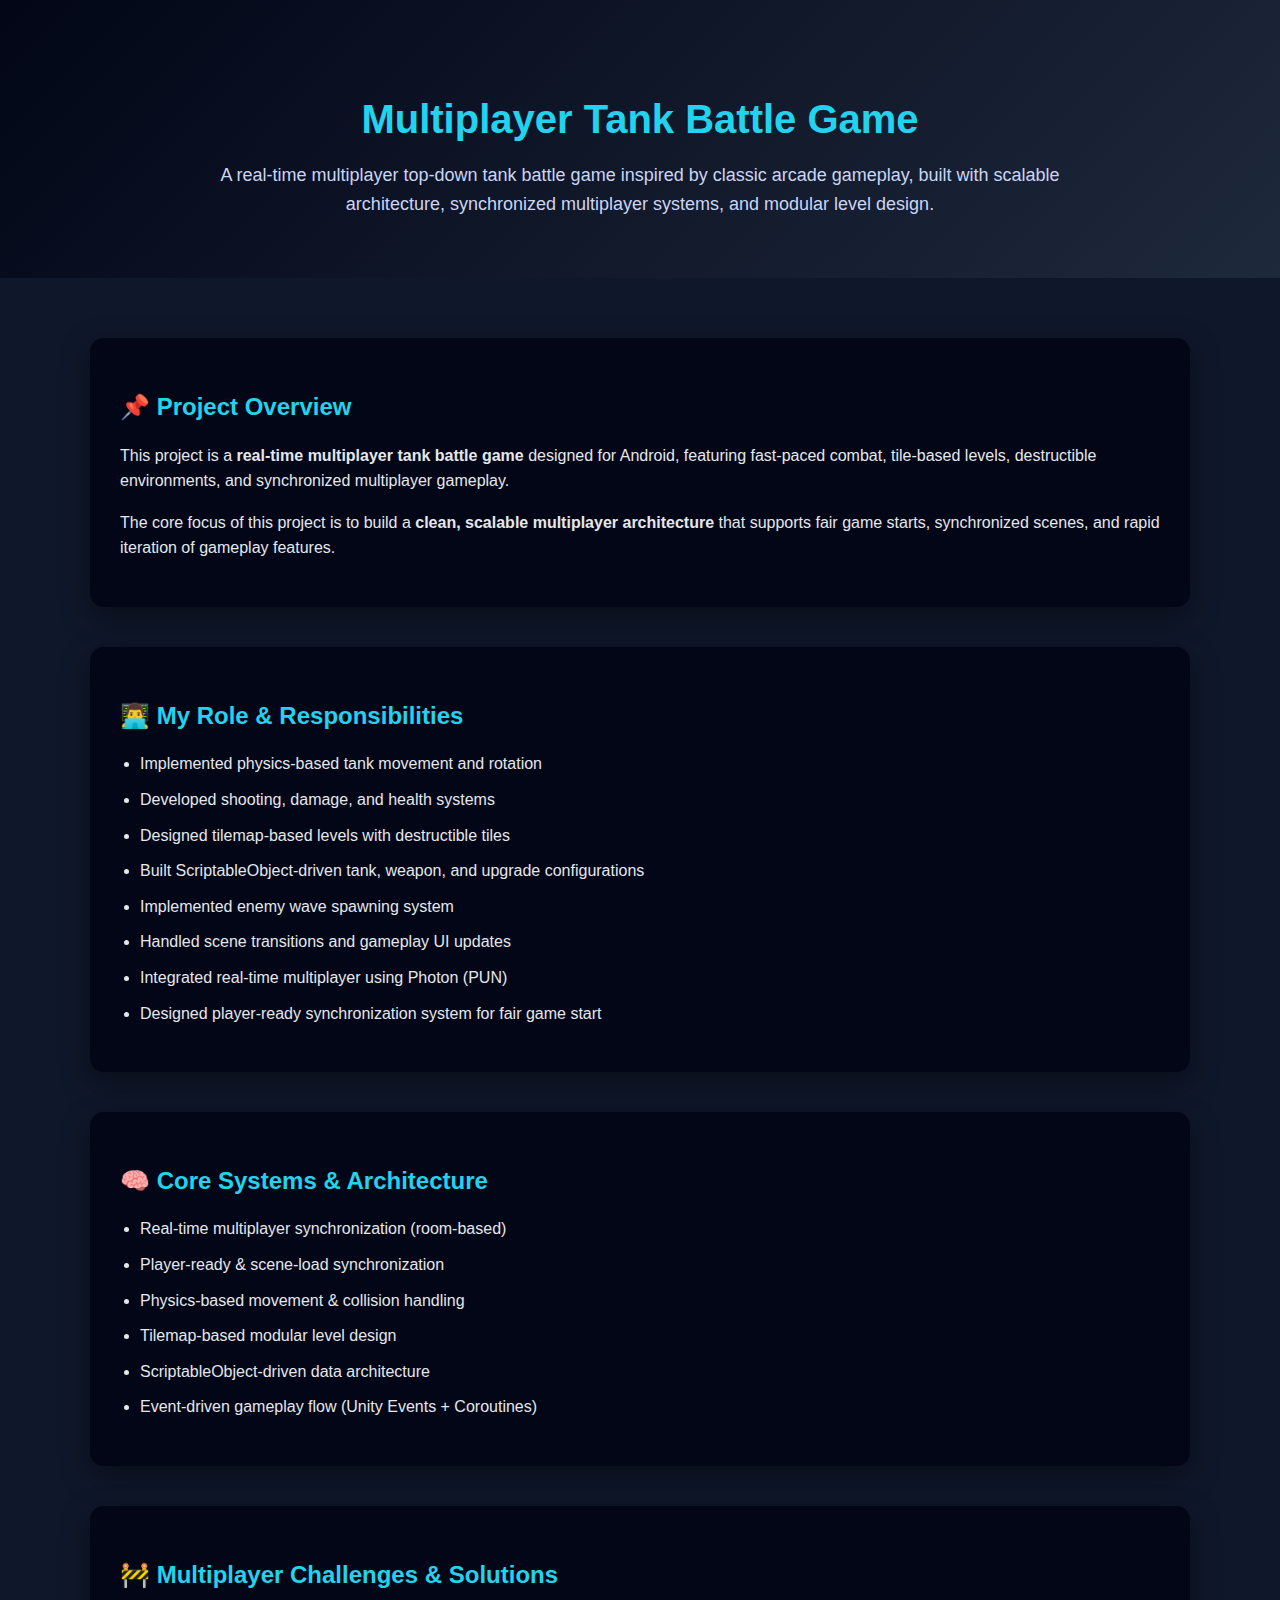
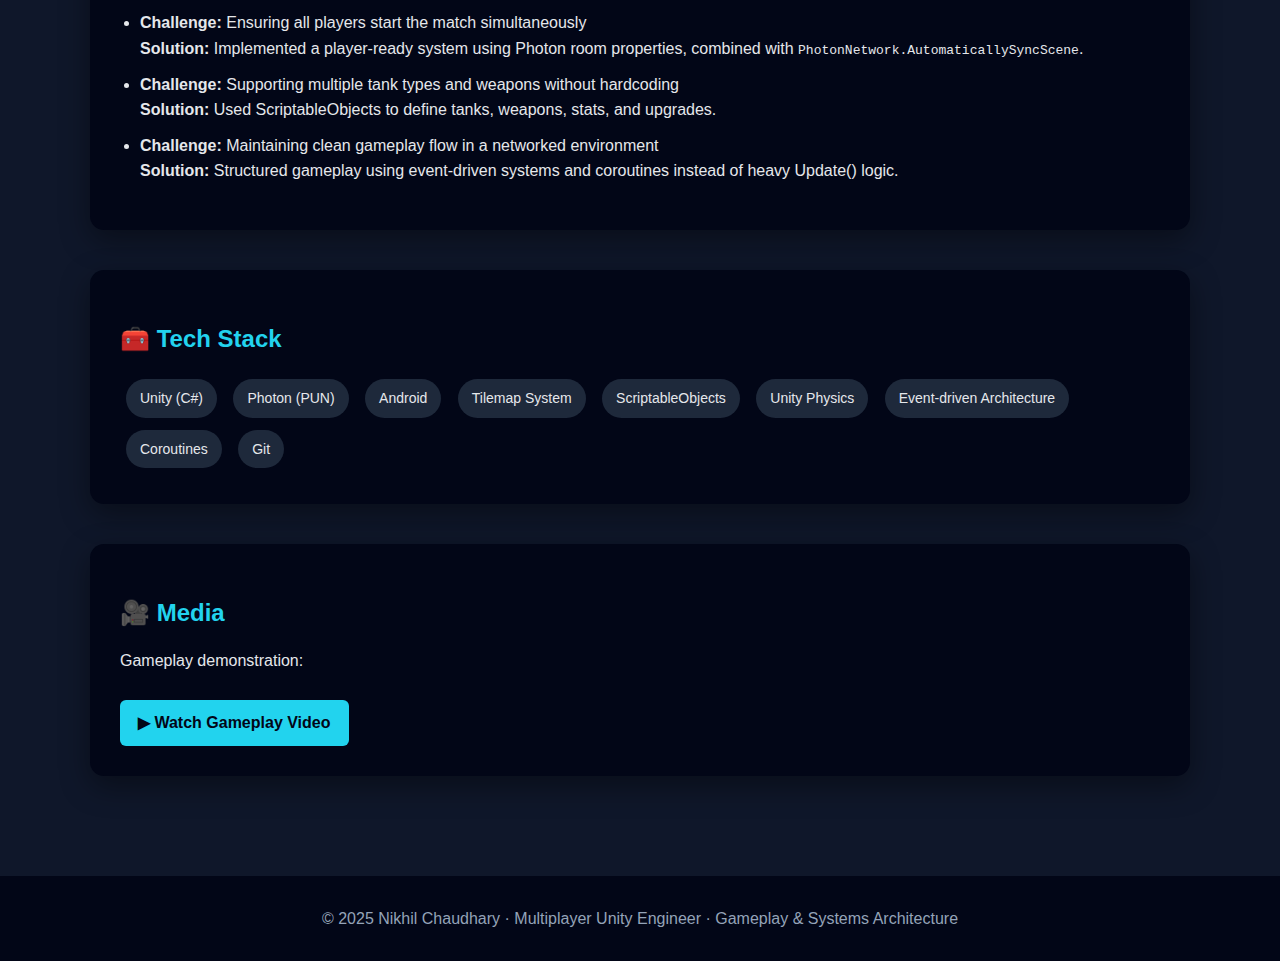
<file: case-study/tank-battle.html>
<!-- # Fifth Project -->
 <!DOCTYPE html>
<html lang="en">
<head>
    <meta charset="UTF-8">
    <title>Multiplayer Tank Battle Game | Nikhil Chaudhary</title>
    <meta name="viewport" content="width=device-width, initial-scale=1.0">

    <style>
        body {
            margin: 0;
            font-family: Arial, Helvetica, sans-serif;
            background-color: #0f172a;
            color: #e5e7eb;
            line-height: 1.6;
        }

        header {
            background: linear-gradient(135deg, #020617, #1e293b);
            padding: 60px 20px;
            text-align: center;
        }

        header h1 {
            font-size: 40px;
            margin-bottom: 10px;
            color: #22d3ee;
        }

        header p {
            font-size: 18px;
            color: #cbd5f5;
            max-width: 900px;
            margin: auto;
        }

        section {
            max-width: 1100px;
            margin: auto;
            padding: 60px 20px;
        }

        h2 {
            color: #22d3ee;
            margin-bottom: 15px;
        }

        ul {
            padding-left: 20px;
        }

        li {
            margin-bottom: 10px;
        }

        .card {
            background: #020617;
            border-radius: 14px;
            padding: 30px;
            margin-bottom: 40px;
            box-shadow: 0 10px 30px rgba(0,0,0,0.4);
        }

        .tech span {
            display: inline-block;
            background: #1e293b;
            padding: 8px 14px;
            margin: 6px;
            border-radius: 20px;
            font-size: 14px;
        }

        .links a {
            display: inline-block;
            margin-right: 15px;
            margin-top: 10px;
            text-decoration: none;
            color: #020617;
            background: #22d3ee;
            padding: 10px 18px;
            border-radius: 6px;
            font-weight: bold;
        }

        .links a:hover {
            background: #06b6d4;
        }

        footer {
            text-align: center;
            padding: 30px;
            background: #020617;
            color: #94a3b8;
        }
    </style>
</head>

<body>

<header>
    <h1>Multiplayer Tank Battle Game</h1>
    <p>
        A real-time multiplayer top-down tank battle game inspired by classic arcade gameplay,
        built with scalable architecture, synchronized multiplayer systems, and modular level design.
    </p>
</header>

<section>

    <div class="card">
        <h2>📌 Project Overview</h2>
        <p>
            This project is a <strong>real-time multiplayer tank battle game</strong> designed for Android,
            featuring fast-paced combat, tile-based levels, destructible environments, and synchronized
            multiplayer gameplay.
        </p>
        <p>
            The core focus of this project is to build a <strong>clean, scalable multiplayer architecture</strong>
            that supports fair game starts, synchronized scenes, and rapid iteration of gameplay features.
        </p>
    </div>

    <div class="card">
        <h2>👨‍💻 My Role & Responsibilities</h2>
        <ul>
            <li>Implemented physics-based tank movement and rotation</li>
            <li>Developed shooting, damage, and health systems</li>
            <li>Designed tilemap-based levels with destructible tiles</li>
            <li>Built ScriptableObject-driven tank, weapon, and upgrade configurations</li>
            <li>Implemented enemy wave spawning system</li>
            <li>Handled scene transitions and gameplay UI updates</li>
            <li>Integrated real-time multiplayer using Photon (PUN)</li>
            <li>Designed player-ready synchronization system for fair game start</li>
        </ul>
    </div>

    <div class="card">
        <h2>🧠 Core Systems & Architecture</h2>
        <ul>
            <li>Real-time multiplayer synchronization (room-based)</li>
            <li>Player-ready & scene-load synchronization</li>
            <li>Physics-based movement & collision handling</li>
            <li>Tilemap-based modular level design</li>
            <li>ScriptableObject-driven data architecture</li>
            <li>Event-driven gameplay flow (Unity Events + Coroutines)</li>
        </ul>
    </div>

    <div class="card">
        <h2>🚧 Multiplayer Challenges & Solutions</h2>
        <ul>
            <li>
                <strong>Challenge:</strong> Ensuring all players start the match simultaneously  
                <br>
                <strong>Solution:</strong> Implemented a player-ready system using Photon room properties,
                combined with <code>PhotonNetwork.AutomaticallySyncScene</code>.
            </li>
            <li>
                <strong>Challenge:</strong> Supporting multiple tank types and weapons without hardcoding  
                <br>
                <strong>Solution:</strong> Used ScriptableObjects to define tanks, weapons, stats, and upgrades.
            </li>
            <li>
                <strong>Challenge:</strong> Maintaining clean gameplay flow in a networked environment  
                <br>
                <strong>Solution:</strong> Structured gameplay using event-driven systems and coroutines
                instead of heavy Update() logic.
            </li>
        </ul>
    </div>

    <div class="card">
        <h2>🧰 Tech Stack</h2>
        <div class="tech">
            <span>Unity (C#)</span>
            <span>Photon (PUN)</span>
            <span>Android</span>
            <span>Tilemap System</span>
            <span>ScriptableObjects</span>
            <span>Unity Physics</span>
            <span>Event-driven Architecture</span>
            <span>Coroutines</span>
            <span>Git</span>
        </div>
    </div>

    <div class="card">
        <h2>🎥 Media</h2>
        <p>Gameplay demonstration:</p>
        <div class="links">
            <a href="https://drive.google.com/file/d/1p-b62e9rE4O7p42PqA77OJCi2lgRa590/view?usp=sharing" target="_blank">
                ▶ Watch Gameplay Video
            </a>
        </div>
    </div>

</section>

<footer>
    © 2025 Nikhil Chaudhary · Multiplayer Unity Engineer · Gameplay & Systems Architecture
</footer>

</body>
</html>
</file>
<file: css/style.css>
/* ---------- GLOBAL ---------- */
* {
  box-sizing: border-box;
}

body {
  margin: 0;
  font-family: "Segoe UI", system-ui, -apple-system, sans-serif;
  background: #0f172a;
  color: #e5e7eb;
  line-height: 1.6;
}

/* ================= NAVBAR ================= */
.navbar {
  position: sticky;
  top: 0;
  width: 100%;
  background: #0f172a;
  z-index: 1000;
  box-shadow: 0 3px 16px rgba(0, 0, 0, 0.25);
}

.nav-container {
  max-width: 1100px;
  margin: auto;
  display: flex;
  align-items: center;
  justify-content: space-between;
  margin-top: 10px;
  padding: 15px 0px; /* UPDATED: slightly slimmer */
}

.nav-logo a {
  font-size: 1.4rem; /* UPDATED: balanced logo size */
  font-weight: 700;
  color: #ffffff;
  text-decoration: none;
}

.nav-logo span {
  color: #38bdf8;
}

/* ---------- NAV LINKS ---------- */
.nav-links {
  display: flex;
  list-style: none;
  gap: 1.4rem; /* UPDATED */
  padding: 0;
  margin: 0;
}

.nav-links a {
  color: #cbd5f5;
  text-decoration: none;
  font-weight: 500;
  font-size: 0.95rem; /* UPDATED: cross-platform readable */
  padding: 0.25rem 0.15rem;
  transition: color 0.2s ease;
}

.nav-links a:hover {
  color: #38bdf8;
}

/* ---------- TOGGLE ---------- */
.nav-toggle {
  display: none;
  font-size: 1.5rem;
  color: #ffffff;
  cursor: pointer;
  background: none;
  border: none;
}

/* ---------- HERO ---------- */
.hero {
  text-align: center;
  padding: 90px 20px 70px;
  background: linear-gradient(180deg, #020617, #0f172a);
}

.hero h1 {
  font-size: 2.8rem;
  margin-bottom: 10px;
}

.hero h2 {
  font-size: 1.35rem;
  font-weight: 500;
  color: #38bdf8;
  margin-bottom: 20px;
}

.hero p {
  max-width: 650px;
  margin: 0 auto 30px;
  color: #cbd5f5;
}

/* ---------- BUTTONS ---------- */
.buttons a,
.hero-buttons a {
  display: inline-block;
  margin: 8px;
  padding: 11px 24px;
  background: #38bdf8;
  color: #020617;
  text-decoration: none;
  border-radius: 6px;
  font-weight: 600;
  transition: transform 0.2s ease, box-shadow 0.2s ease;
}

.buttons a:hover,
.hero-buttons a:hover {
  transform: translateY(-2px);
  box-shadow: 0 8px 20px rgba(56, 189, 248, 0.35);
}

/* ---------- SECTIONS ---------- */
section {
  padding: 10px 20px 25px 20px; /* top right bottom left */
  max-width: 900px;
  margin: auto;
}

section h3 {
  font-size: 1.8rem;
  margin-bottom: 25px;
  border-left: 4px solid #38bdf8;
  padding-left: 12px;
}

/* ---------- LIST ---------- */
ul {
  list-style: none;
  padding: 0;
}

ul li {
  background: #020617;
  padding: 10px 20px;
  margin-bottom: 10px;
  border-radius: 10px;
  border: 1px solid #1e293b;
}

/* ---------- FOOTER ---------- */
footer {
  text-align: center;
  padding: 40px 20px;
  background: #020617;
  margin-top: 60px;
}

footer a {
  color: #38bdf8;
  text-decoration: none;
}

footer a:hover {
  text-decoration: underline;
}

/* ================= MOBILE NAV ================= */
@media (max-width: 768px) {
  .nav-links {
    position: absolute;
    top: 56px; /* UPDATED: matches reduced navbar */
    right: 12px;
    background: #020617;
    flex-direction: column;
    width: 210px;
    padding: 0.8rem;
    display: none;
    border-radius: 8px;
    box-shadow: 0 12px 30px rgba(0, 0, 0, 0.4);
  }

  .nav-links.active {
    display: flex;
  }

  .nav-links a {
    padding: 0.55rem 0.4rem;
    font-size: 0.95rem;
  }

  .nav-toggle {
    display: block;
  }

  .hero h1 {
    font-size: 2.2rem;
  }

  .hero h2 {
    font-size: 1.1rem;
  }
}

/* ---------- SCROLL SHADOW ---------- */
.navbar.scroll-shadow {
  box-shadow: 0 8px 20px rgba(0, 0, 0, 0.4);
  transition: box-shadow 0.3s ease;
}

.project {
    display: flex;
    gap: 30px;
    align-items: flex-start;
}

/* LEFT */
.content {
    flex: 1;
}

/* RIGHT */
.video {
    flex: 1;
}

.video iframe {
    width: 100%;
    height: 300px;
    border: none;
}

/* Buttons (basic) */
.buttons {
    margin-top: 20px;
}

.btn {
    display: inline-block;
    padding: 10px 16px;
    margin-right: 10px;
    background: #4da3ff;
    color: #fff;
    text-decoration: none;
    border-radius: 6px;
}

.btn.secondary {
    background: #333;
}
</file>
